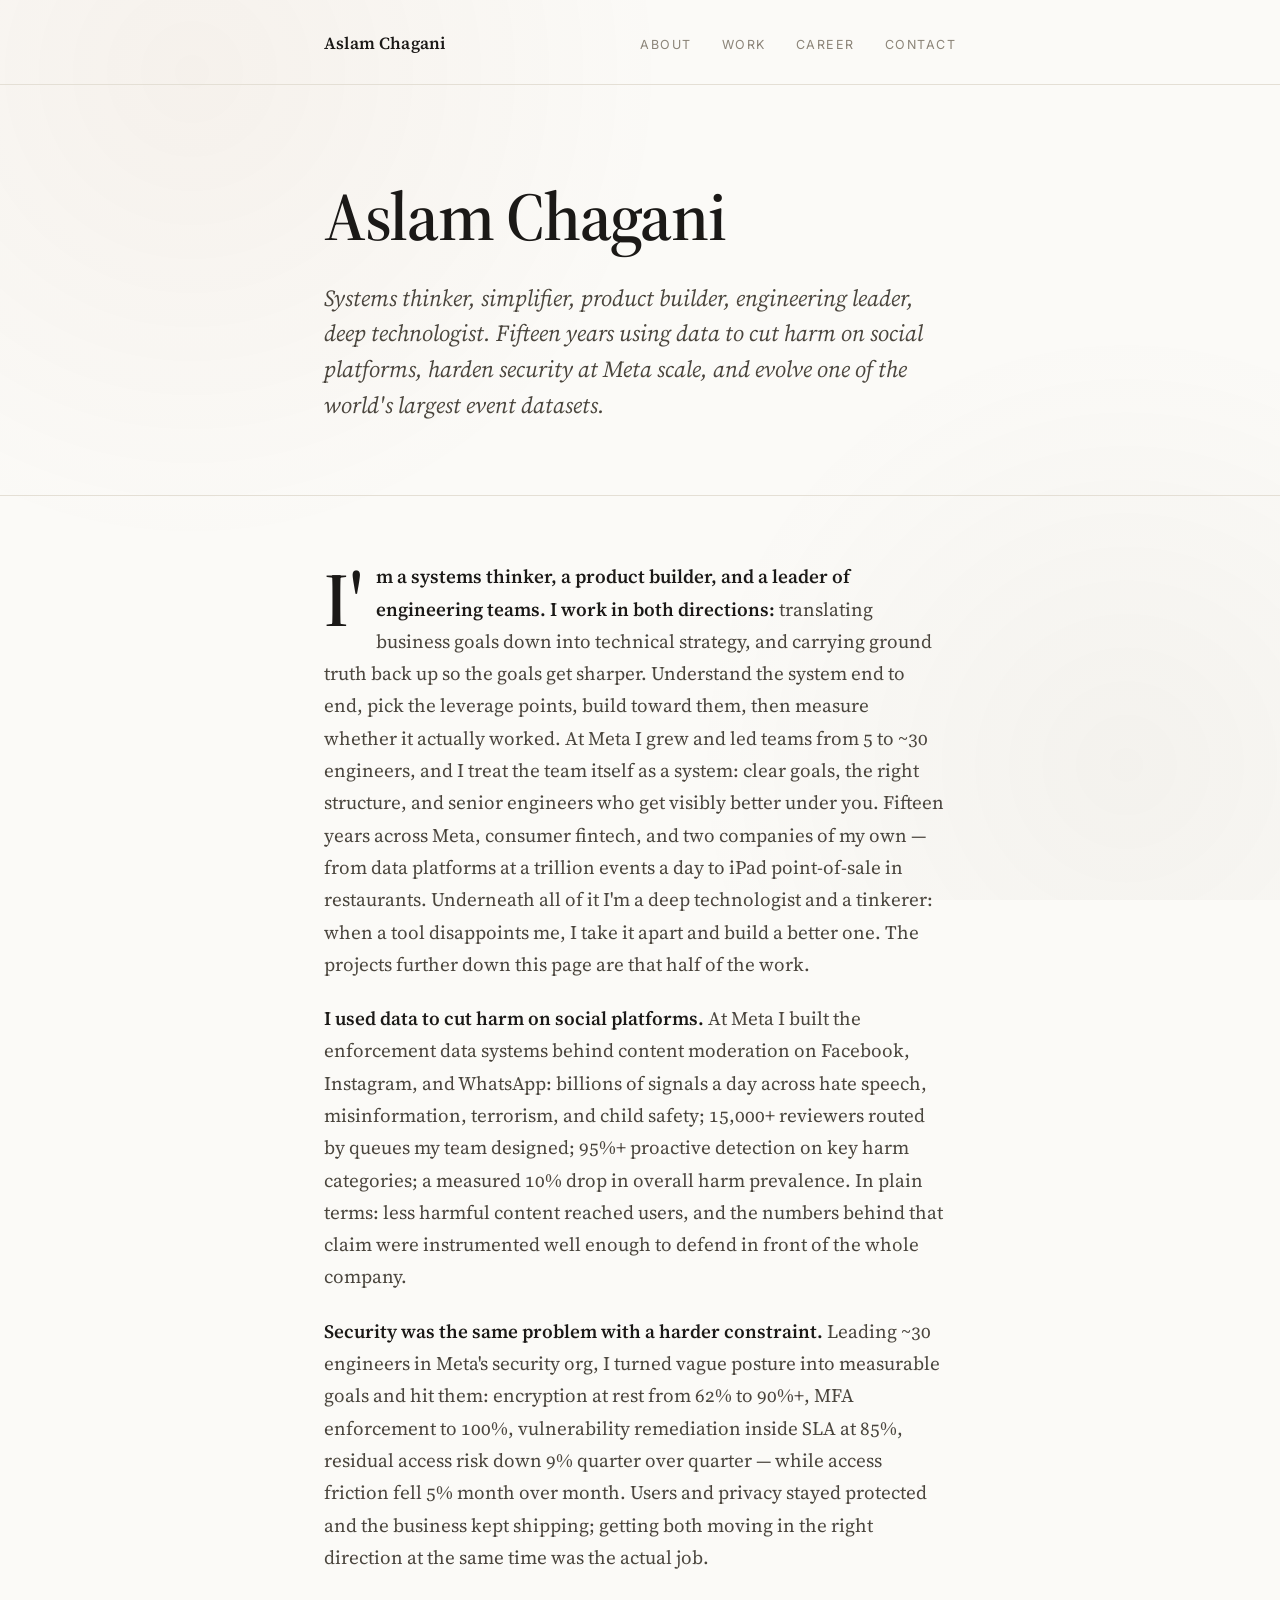
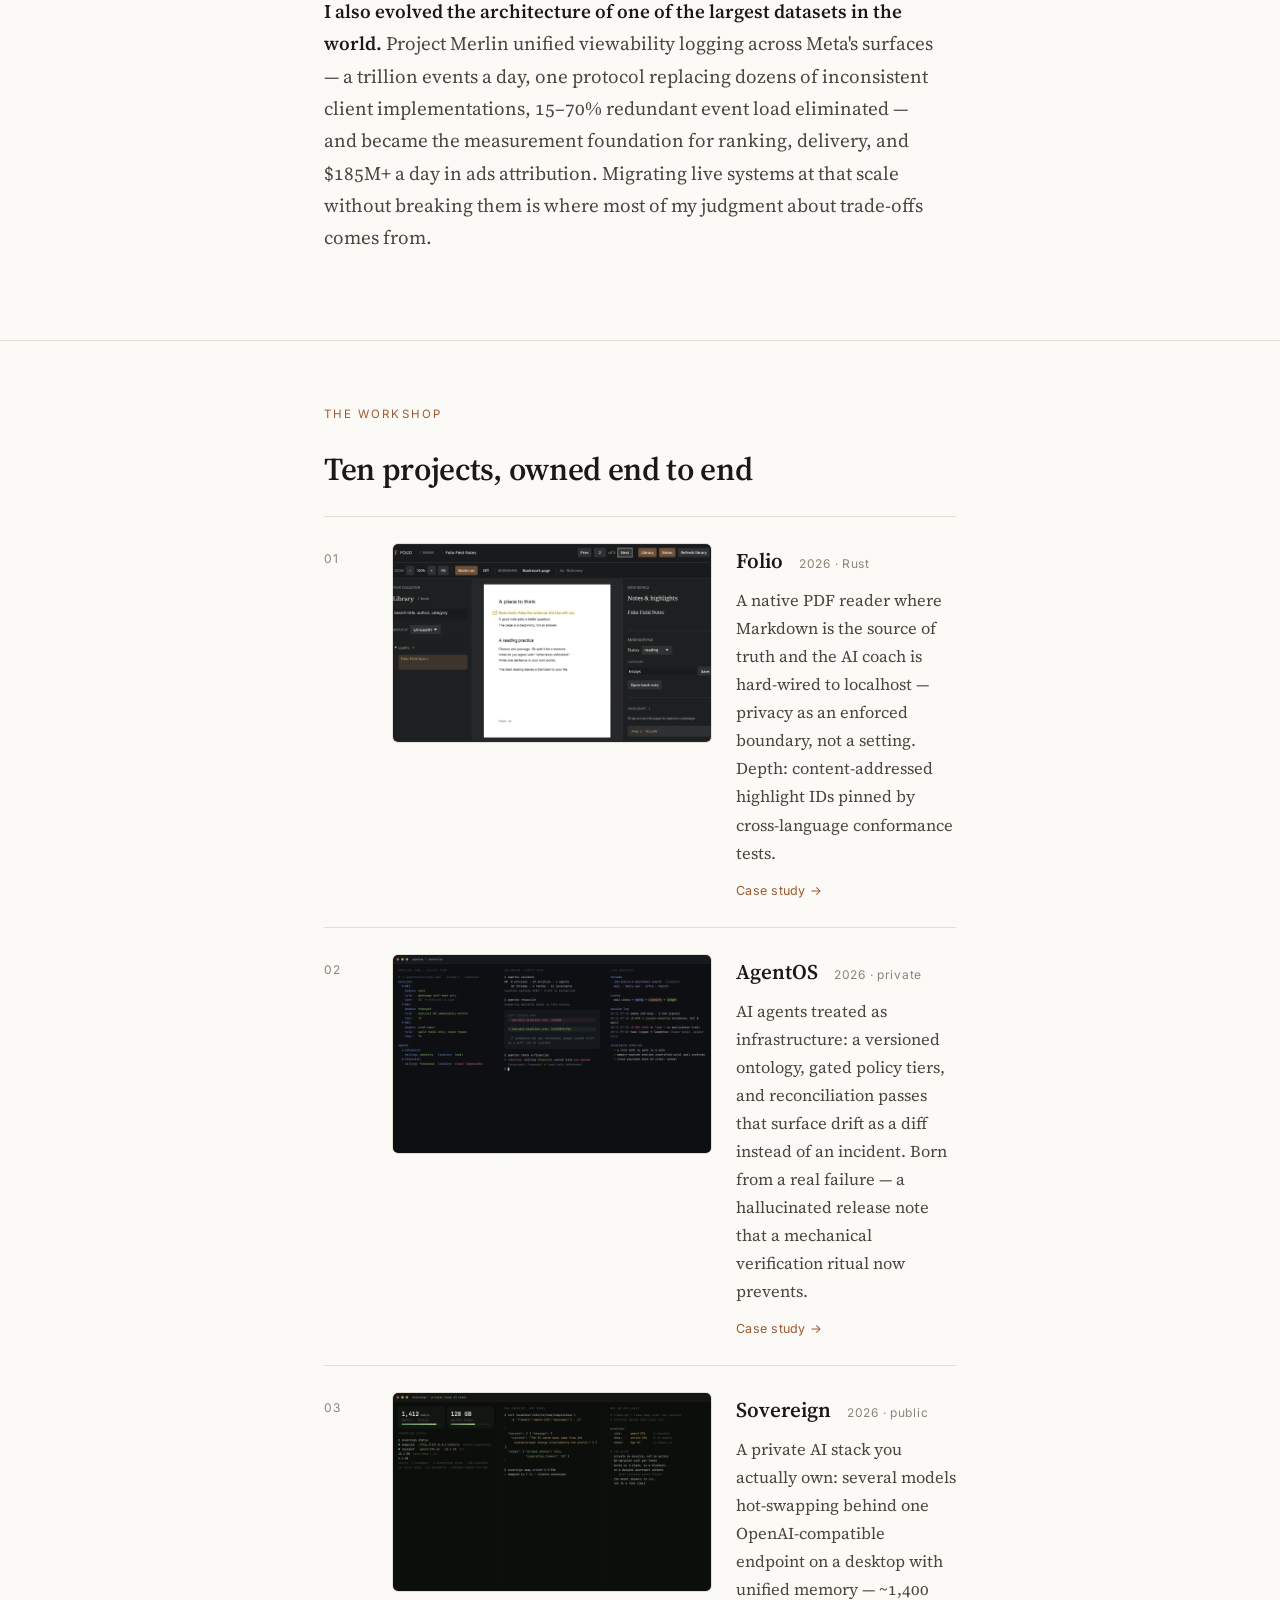
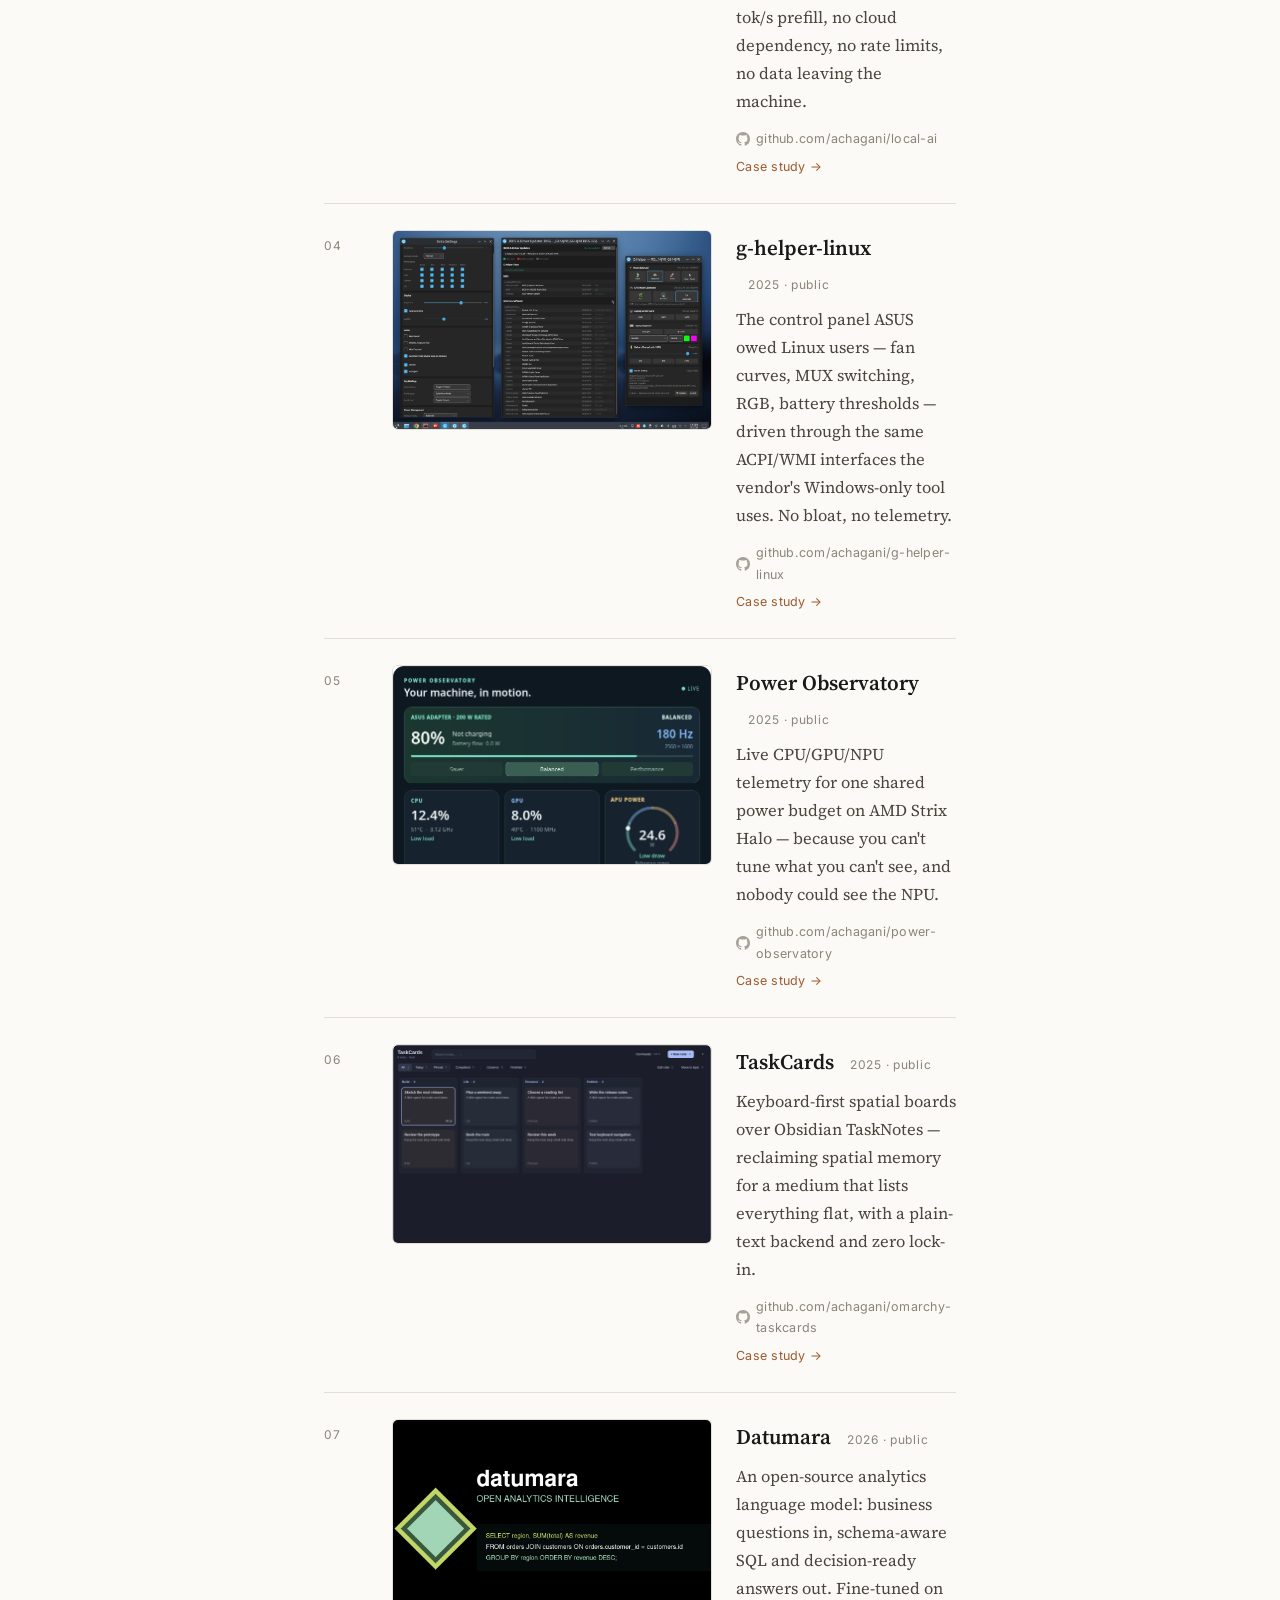
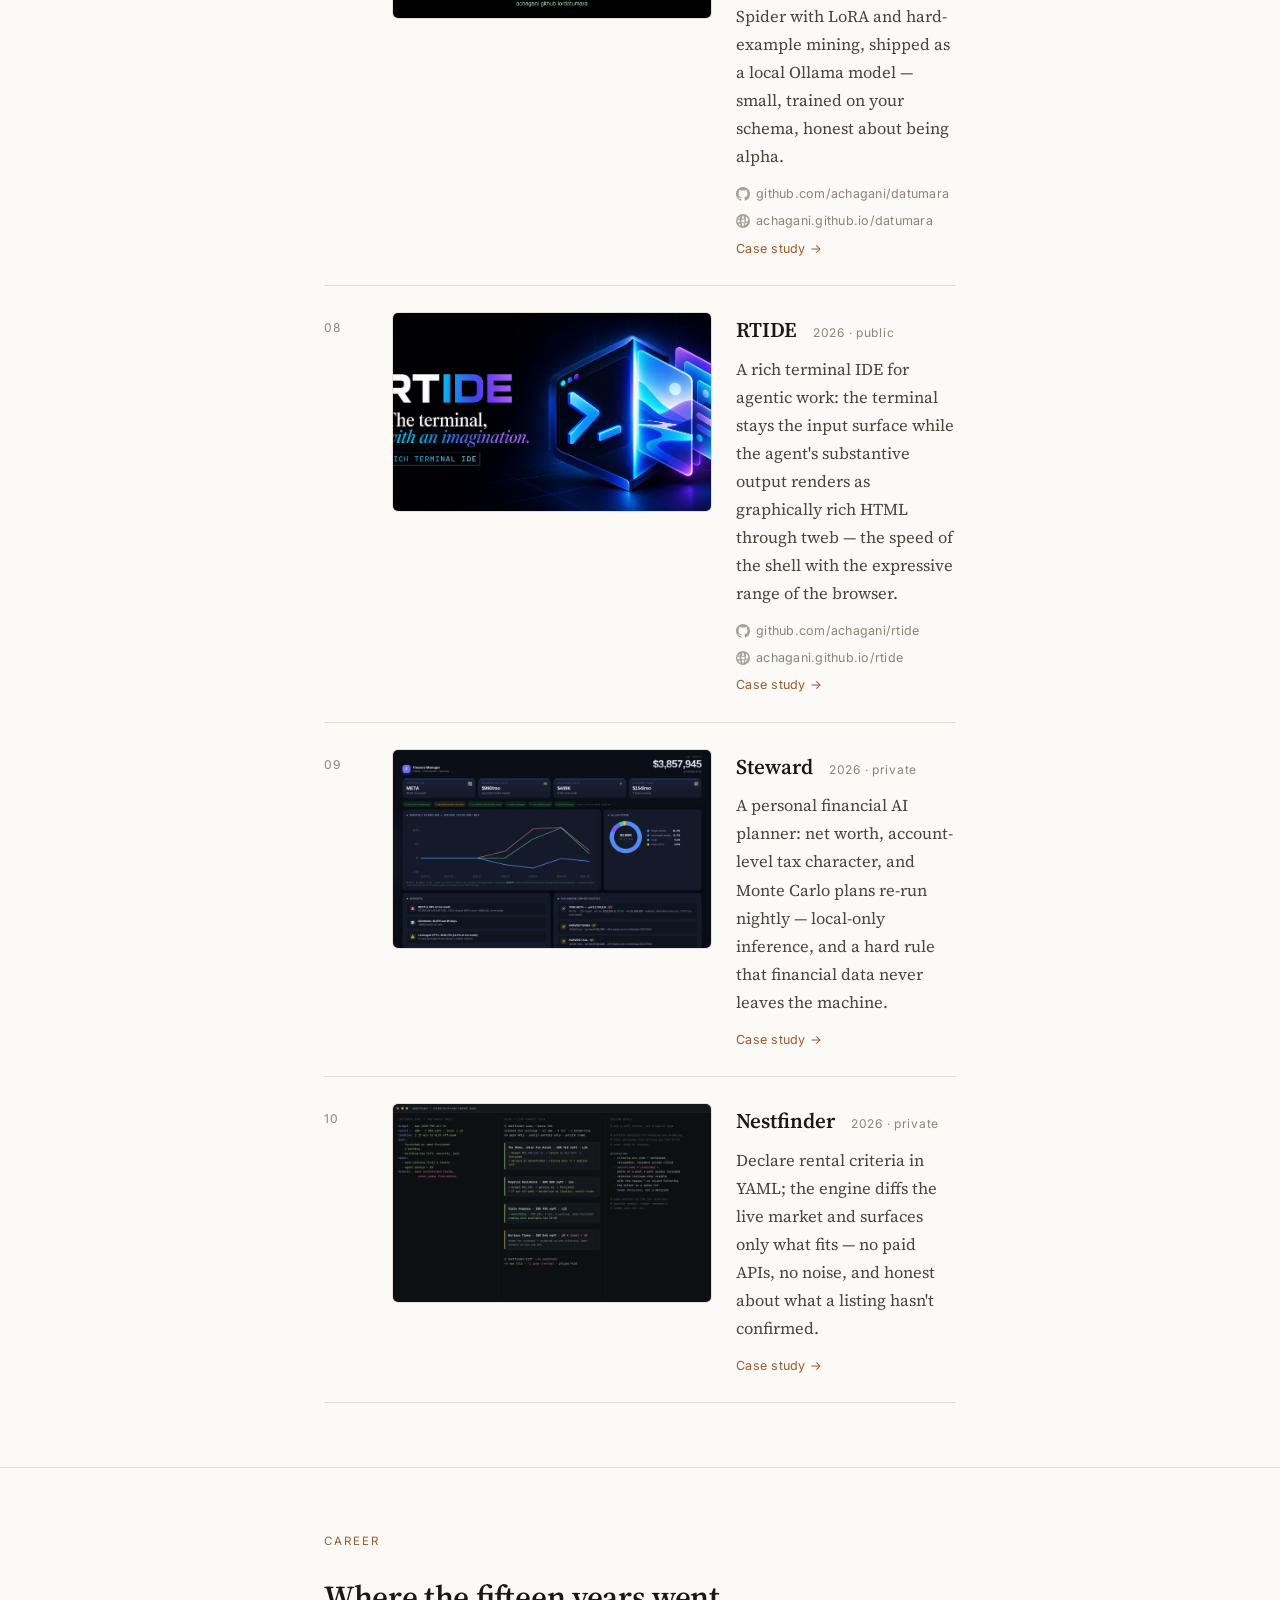
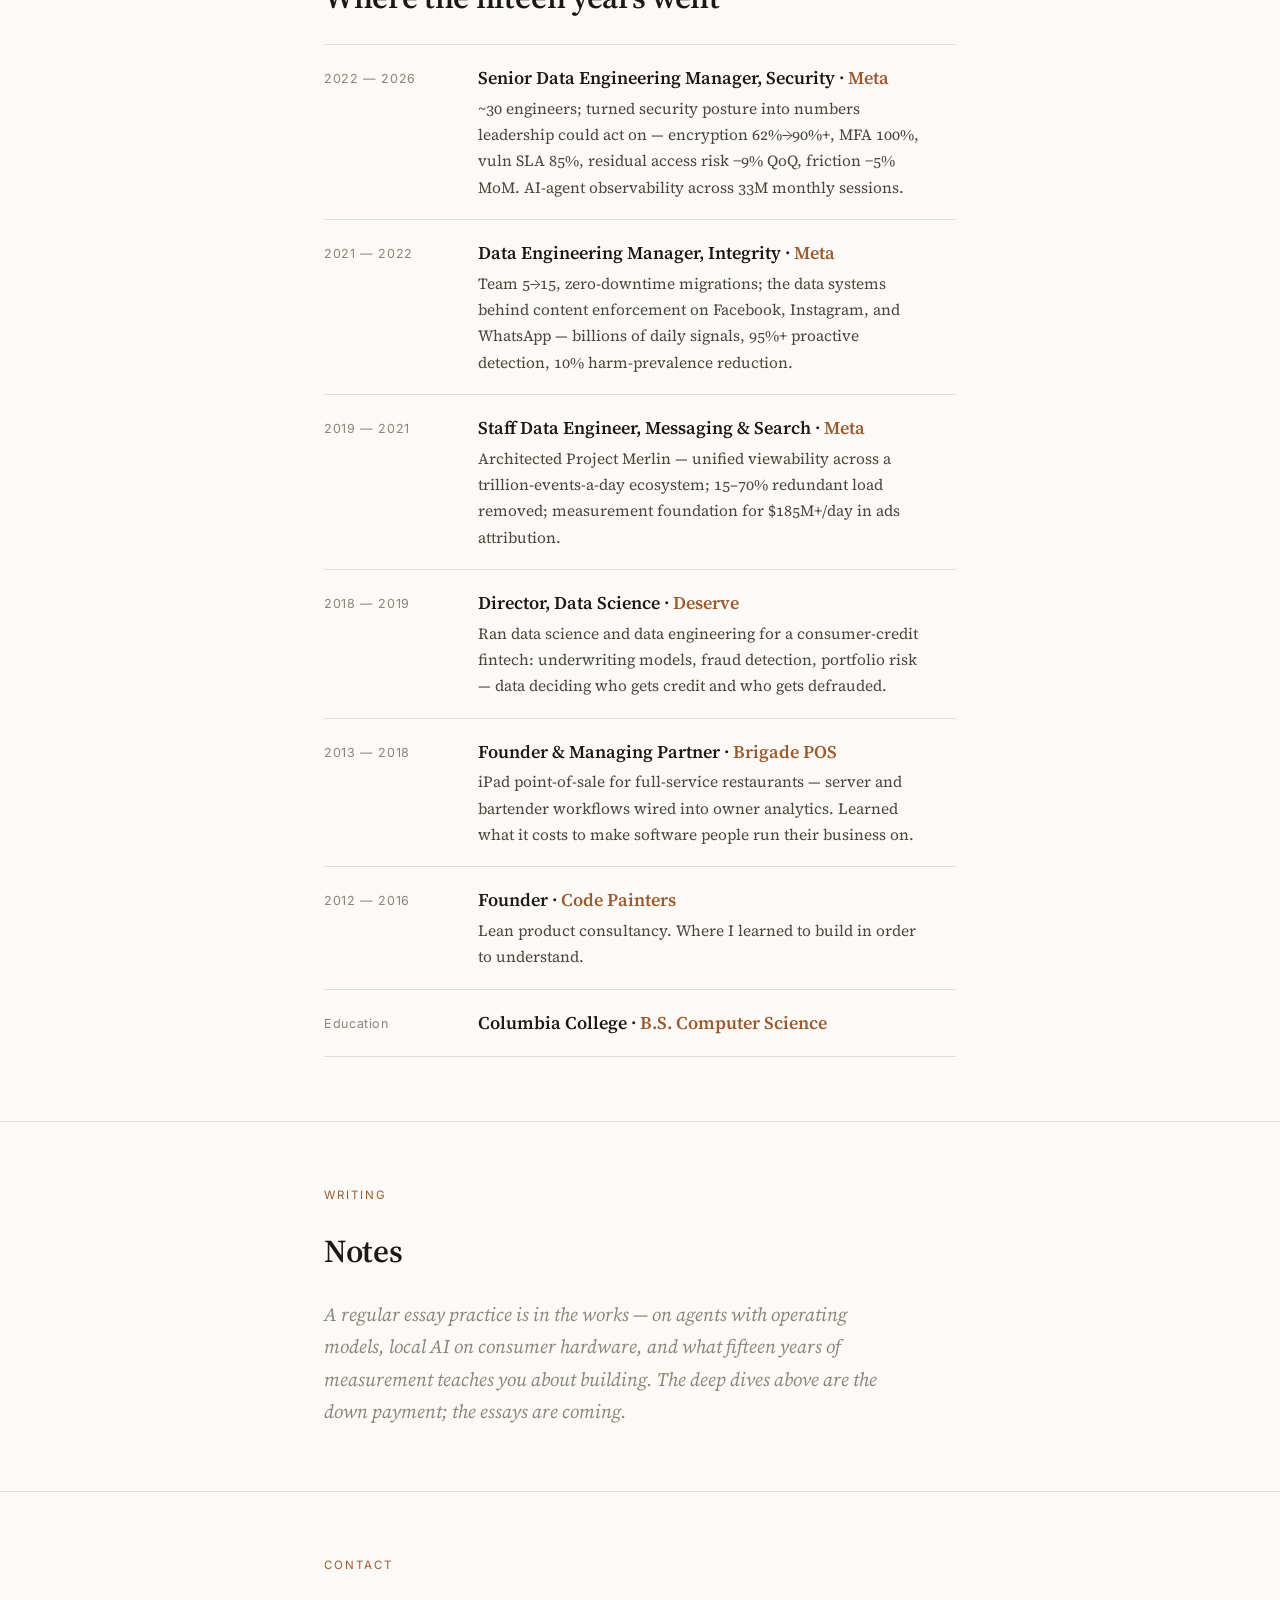
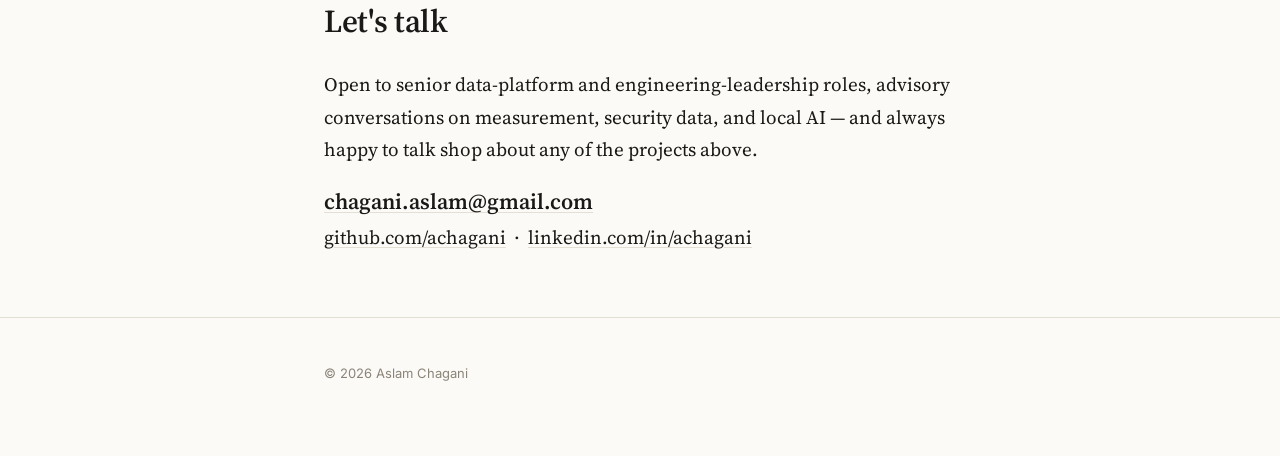
<file: index.html>
<!DOCTYPE html>
<html lang="en">
<head>
<meta charset="UTF-8">
<meta name="viewport" content="width=device-width, initial-scale=1.0">
<title>Aslam Chagani — Systems thinker · Product builder · Deep technologist</title>
<meta name="description" content="I used data to cut harm on social platforms, harden security at Meta scale, and evolve one of the world's largest event datasets. Systems thinker, product builder, and a tinkerer whose workshop is open for inspection.">
<link rel="preconnect" href="https://fonts.googleapis.com">
<link rel="preconnect" href="https://fonts.gstatic.com" crossorigin>
<link href="https://fonts.googleapis.com/css2?family=Source+Serif+4:ital,opsz,wght@0,8..60,400;0,8..60,600;1,8..60,400&family=Inter:wght@400;500&display=swap" rel="stylesheet">
<link rel="stylesheet" href="assets/style.css">
</head>
<body>

<nav><div class="wrap">
  <span class="mark"><a href="#top">Aslam Chagani</a></span>
  <span class="links">
    <a href="#story">About</a>
    <a href="#work">Work</a>
    <a href="#career">Career</a>
    <a href="#contact">Contact</a>
  </span>
</div></nav>

<header class="opening" id="top"><div class="wrap">
  <div class="name">Aslam Chagani</div>
  <p class="standfirst">Systems thinker, simplifier, product builder, engineering leader, deep technologist. Fifteen
  years using data to cut harm on social platforms, harden security at Meta scale, and evolve one of
  the world's largest event datasets.</p>
</div></header>

<section id="story"><div class="wrap prose dropcap">
  <p><strong>I'm a systems thinker, a product builder, and a leader of engineering teams. I work in
  both directions:</strong> translating business goals down into technical strategy, and carrying
  ground truth back up so the goals get sharper. Understand the system end to end, pick the leverage
  points, build toward them, then measure whether it actually worked. At Meta I grew and led teams from
  5 to ~30 engineers, and I treat the team itself as a system: clear goals, the right structure, and
  senior engineers who get visibly better under you. Fifteen years across Meta, consumer fintech, and
  two companies of my own — from data platforms at a trillion events a day to iPad point-of-sale in
  restaurants. Underneath all of it I'm a deep technologist and a tinkerer: when a tool disappoints
  me, I take it apart and build a better one. The projects further down this page are that half of
  the work.</p>

  <p><strong>I used data to cut harm on social platforms.</strong> At Meta I
  built the enforcement data systems behind content moderation on Facebook, Instagram, and WhatsApp:
  billions of signals a day across hate speech, misinformation, terrorism, and child safety; 15,000+
  reviewers routed by queues my team designed; 95%+ proactive detection on key harm categories; a
  measured 10% drop in overall harm prevalence. In plain terms: less harmful content reached users,
  and the numbers behind that claim were instrumented well enough to defend in front of the whole
  company.</p>

  <p><strong>Security was the same problem with a harder constraint.</strong> Leading ~30 engineers in
  Meta's security org, I turned vague posture into measurable goals and hit them: encryption at rest
  from 62% to 90%+, MFA enforcement to 100%, vulnerability remediation inside SLA at 85%, residual
  access risk down 9% quarter over quarter — while access friction fell 5% month over month. Users
  and privacy stayed protected and the business kept shipping; getting both moving in the right
  direction at the same time was the actual job.</p>

  <p><strong>I also evolved the architecture of one of the largest datasets in the world.</strong>
  Project Merlin unified viewability logging across Meta's surfaces — a trillion events a day, one
  protocol replacing dozens of inconsistent client implementations, 15–70% redundant event load
  eliminated — and became the measurement foundation for ranking, delivery, and $185M+ a day in ads
  attribution. Migrating live systems at that scale without breaking them is where most of my
  judgment about trade-offs comes from.</p>
</div></section>

<section id="work"><div class="wrap">
  <div class="sec-label">The workshop</div>
  <h2 class="sec-title">Ten projects, owned end to end</h2>
  <ul class="worklist">
    <li>
      <span class="n">01</span>
      <a class="w-thumb" href="projects/folio.html" tabindex="-1" aria-hidden="true"><img src="assets/shots/folio.png" alt="" loading="lazy"></a>
      <div class="w-body">
        <span class="w-title"><a href="projects/folio.html">Folio</a></span>
        <span class="w-year">2026 · Rust</span>
        <p class="w-desc">A native PDF reader where Markdown is the source of truth and the AI coach is hard-wired to localhost — privacy as an enforced boundary, not a setting. Depth: content-addressed highlight IDs pinned by cross-language conformance tests.</p>
        <span class="w-links"><a class="w-case" href="projects/folio.html">Case study →</a></span>
      </div>
    </li>
    <li>
      <span class="n">02</span>
      <a class="w-thumb" href="projects/agentos.html" tabindex="-1" aria-hidden="true"><img src="assets/shots/agentos.png" alt="" loading="lazy"></a>
      <div class="w-body">
        <span class="w-title"><a href="projects/agentos.html">AgentOS</a></span>
        <span class="w-year">2026 · private</span>
        <p class="w-desc">AI agents treated as infrastructure: a versioned ontology, gated policy tiers, and reconciliation passes that surface drift as a diff instead of an incident. Born from a real failure — a hallucinated release note that a mechanical verification ritual now prevents.</p>
        <span class="w-links"><a class="w-case" href="projects/agentos.html">Case study →</a></span>
      </div>
    </li>
    <li>
      <span class="n">03</span>
      <a class="w-thumb" href="projects/sovereign.html" tabindex="-1" aria-hidden="true"><img src="assets/shots/sovereign.png" alt="" loading="lazy"></a>
      <div class="w-body">
        <span class="w-title"><a href="projects/sovereign.html">Sovereign</a></span>
        <span class="w-year">2026 · public</span>
        <p class="w-desc">A private AI stack you actually own: several models hot-swapping behind one OpenAI-compatible endpoint on a desktop with unified memory — ~1,400 tok/s prefill, no cloud dependency, no rate limits, no data leaving the machine.</p>
        <span class="w-links"><a href="https://github.com/achagani/local-ai" target="_blank" rel="noopener"><svg width="14" height="14" viewBox="0 0 16 16" fill="currentColor" aria-hidden="true"><path d="M8 0C3.58 0 0 3.58 0 8c0 3.54 2.29 6.53 5.47 7.59.4.07.55-.17.55-.38 0-.19-.01-.82-.01-1.49-2.01.37-2.53-.49-2.69-.94-.09-.23-.48-.94-.82-1.13-.28-.15-.68-.52-.01-.53.63-.01 1.08.58 1.23.82.72 1.21 1.87.87 2.33.66.07-.52.28-.87.51-1.07-1.78-.2-3.64-.89-3.64-3.95 0-.87.31-1.59.82-2.15-.08-.2-.36-1.02.08-2.12 0 0 .67-.21 2.2.82.64-.18 1.32-.27 2-.27s1.36.09 2 .27c1.53-1.04 2.2-.82 2.2-.82.44 1.1.16 1.92.08 2.12.51.56.82 1.27.82 2.15 0 3.07-1.87 3.75-3.65 3.95.29.25.54.73.54 1.48 0 1.07-.01 1.93-.01 2.2 0 .21.15.46.55.38A8.01 8.01 0 0 0 16 8c0-4.42-3.58-8-8-8z"/></svg>github.com/achagani/local-ai</a> <a class="w-case" href="projects/sovereign.html">Case study →</a></span>
      </div>
    </li>
    <li>
      <span class="n">04</span>
      <a class="w-thumb" href="projects/g-helper-linux.html" tabindex="-1" aria-hidden="true"><img src="assets/shots/ghelper.png" alt="" loading="lazy"></a>
      <div class="w-body">
        <span class="w-title"><a href="projects/g-helper-linux.html">g-helper-linux</a></span>
        <span class="w-year">2025 · public</span>
        <p class="w-desc">The control panel ASUS owed Linux users — fan curves, MUX switching, RGB, battery thresholds — driven through the same ACPI/WMI interfaces the vendor's Windows-only tool uses. No bloat, no telemetry.</p>
        <span class="w-links"><a href="https://github.com/achagani/g-helper-linux" target="_blank" rel="noopener"><svg width="14" height="14" viewBox="0 0 16 16" fill="currentColor" aria-hidden="true"><path d="M8 0C3.58 0 0 3.58 0 8c0 3.54 2.29 6.53 5.47 7.59.4.07.55-.17.55-.38 0-.19-.01-.82-.01-1.49-2.01.37-2.53-.49-2.69-.94-.09-.23-.48-.94-.82-1.13-.28-.15-.68-.52-.01-.53.63-.01 1.08.58 1.23.82.72 1.21 1.87.87 2.33.66.07-.52.28-.87.51-1.07-1.78-.2-3.64-.89-3.64-3.95 0-.87.31-1.59.82-2.15-.08-.2-.36-1.02.08-2.12 0 0 .67-.21 2.2.82.64-.18 1.32-.27 2-.27s1.36.09 2 .27c1.53-1.04 2.2-.82 2.2-.82.44 1.1.16 1.92.08 2.12.51.56.82 1.27.82 2.15 0 3.07-1.87 3.75-3.65 3.95.29.25.54.73.54 1.48 0 1.07-.01 1.93-.01 2.2 0 .21.15.46.55.38A8.01 8.01 0 0 0 16 8c0-4.42-3.58-8-8-8z"/></svg>github.com/achagani/g-helper-linux</a> <a class="w-case" href="projects/g-helper-linux.html">Case study →</a></span>
      </div>
    </li>
    <li>
      <span class="n">05</span>
      <a class="w-thumb" href="projects/power-observatory.html" tabindex="-1" aria-hidden="true"><img src="assets/shots/powerobs.png" alt="" loading="lazy"></a>
      <div class="w-body">
        <span class="w-title"><a href="projects/power-observatory.html">Power Observatory</a></span>
        <span class="w-year">2025 · public</span>
        <p class="w-desc">Live CPU/GPU/NPU telemetry for one shared power budget on AMD Strix Halo — because you can't tune what you can't see, and nobody could see the NPU.</p>
        <span class="w-links"><a href="https://github.com/achagani/power-observatory" target="_blank" rel="noopener"><svg width="14" height="14" viewBox="0 0 16 16" fill="currentColor" aria-hidden="true"><path d="M8 0C3.58 0 0 3.58 0 8c0 3.54 2.29 6.53 5.47 7.59.4.07.55-.17.55-.38 0-.19-.01-.82-.01-1.49-2.01.37-2.53-.49-2.69-.94-.09-.23-.48-.94-.82-1.13-.28-.15-.68-.52-.01-.53.63-.01 1.08.58 1.23.82.72 1.21 1.87.87 2.33.66.07-.52.28-.87.51-1.07-1.78-.2-3.64-.89-3.64-3.95 0-.87.31-1.59.82-2.15-.08-.2-.36-1.02.08-2.12 0 0 .67-.21 2.2.82.64-.18 1.32-.27 2-.27s1.36.09 2 .27c1.53-1.04 2.2-.82 2.2-.82.44 1.1.16 1.92.08 2.12.51.56.82 1.27.82 2.15 0 3.07-1.87 3.75-3.65 3.95.29.25.54.73.54 1.48 0 1.07-.01 1.93-.01 2.2 0 .21.15.46.55.38A8.01 8.01 0 0 0 16 8c0-4.42-3.58-8-8-8z"/></svg>github.com/achagani/power-observatory</a> <a class="w-case" href="projects/power-observatory.html">Case study →</a></span>
      </div>
    </li>
    <li>
      <span class="n">06</span>
      <a class="w-thumb" href="projects/taskcards.html" tabindex="-1" aria-hidden="true"><img src="assets/shots/taskcards.png" alt="" loading="lazy"></a>
      <div class="w-body">
        <span class="w-title"><a href="projects/taskcards.html">TaskCards</a></span>
        <span class="w-year">2025 · public</span>
        <p class="w-desc">Keyboard-first spatial boards over Obsidian TaskNotes — reclaiming spatial memory for a medium that lists everything flat, with a plain-text backend and zero lock-in.</p>
        <span class="w-links"><a href="https://github.com/achagani/omarchy-taskcards" target="_blank" rel="noopener"><svg width="14" height="14" viewBox="0 0 16 16" fill="currentColor" aria-hidden="true"><path d="M8 0C3.58 0 0 3.58 0 8c0 3.54 2.29 6.53 5.47 7.59.4.07.55-.17.55-.38 0-.19-.01-.82-.01-1.49-2.01.37-2.53-.49-2.69-.94-.09-.23-.48-.94-.82-1.13-.28-.15-.68-.52-.01-.53.63-.01 1.08.58 1.23.82.72 1.21 1.87.87 2.33.66.07-.52.28-.87.51-1.07-1.78-.2-3.64-.89-3.64-3.95 0-.87.31-1.59.82-2.15-.08-.2-.36-1.02.08-2.12 0 0 .67-.21 2.2.82.64-.18 1.32-.27 2-.27s1.36.09 2 .27c1.53-1.04 2.2-.82 2.2-.82.44 1.1.16 1.92.08 2.12.51.56.82 1.27.82 2.15 0 3.07-1.87 3.75-3.65 3.95.29.25.54.73.54 1.48 0 1.07-.01 1.93-.01 2.2 0 .21.15.46.55.38A8.01 8.01 0 0 0 16 8c0-4.42-3.58-8-8-8z"/></svg>github.com/achagani/omarchy-taskcards</a> <a class="w-case" href="projects/taskcards.html">Case study →</a></span>
      </div>
    </li>
    <li>
      <span class="n">07</span>
      <a class="w-thumb" href="projects/datumara.html" tabindex="-1" aria-hidden="true"><img src="assets/shots/datumara.png" alt="" loading="lazy"></a>
      <div class="w-body">
        <span class="w-title"><a href="projects/datumara.html">Datumara</a></span>
        <span class="w-year">2026 · public</span>
        <p class="w-desc">An open-source analytics language model: business questions in, schema-aware SQL and decision-ready answers out. Fine-tuned on Spider with LoRA and hard-example mining, shipped as a local Ollama model — small, trained on your schema, honest about being alpha.</p>
        <span class="w-links"><a href="https://github.com/achagani/datumara" target="_blank" rel="noopener"><svg width="14" height="14" viewBox="0 0 16 16" fill="currentColor" aria-hidden="true"><path d="M8 0C3.58 0 0 3.58 0 8c0 3.54 2.29 6.53 5.47 7.59.4.07.55-.17.55-.38 0-.19-.01-.82-.01-1.49-2.01.37-2.53-.49-2.69-.94-.09-.23-.48-.94-.82-1.13-.28-.15-.68-.52-.01-.53.63-.01 1.08.58 1.23.82.72 1.21 1.87.87 2.33.66.07-.52.28-.87.51-1.07-1.78-.2-3.64-.89-3.64-3.95 0-.87.31-1.59.82-2.15-.08-.2-.36-1.02.08-2.12 0 0 .67-.21 2.2.82.64-.18 1.32-.27 2-.27s1.36.09 2 .27c1.53-1.04 2.2-.82 2.2-.82.44 1.1.16 1.92.08 2.12.51.56.82 1.27.82 2.15 0 3.07-1.87 3.75-3.65 3.95.29.25.54.73.54 1.48 0 1.07-.01 1.93-.01 2.2 0 .21.15.46.55.38A8.01 8.01 0 0 0 16 8c0-4.42-3.58-8-8-8z"/></svg>github.com/achagani/datumara</a> <a href="https://achagani.github.io/datumara/" target="_blank" rel="noopener"><svg width="14" height="14" viewBox="0 0 16 16" fill="currentColor" aria-hidden="true"><path d="M8 0a8 8 0 1 0 0 16A8 8 0 0 0 8 0zm5.9 5.5h-2.35a10.6 10.6 0 0 0-.82-2.68A6.53 6.53 0 0 1 13.9 5.5zM8 1.5c.65.9 1.17 2.3 1.45 4H6.55c.28-1.7.8-3.1 1.45-4zM1.75 9.5a6.6 6.6 0 0 1 0-3h2.6a12.6 12.6 0 0 0 0 3zm.75 1.5h2.35c.19.99.47 1.9.82 2.68A6.53 6.53 0 0 1 2.5 11zM4.85 5.5H2.5a6.53 6.53 0 0 1 2.52-2.68c-.35.78-.63 1.69-.82 2.68zM8 14.5c-.65-.9-1.17-2.3-1.45-4h2.9c-.28 1.7-.8 3.1-1.45 4zM9.75 9.5h-3.5a11 11 0 0 1 0-3h3.5a11 11 0 0 1 0 3zm.28 3.18c.35-.78.63-1.69.82-2.68h2.35a6.53 6.53 0 0 1-2.52 2.68zm1.17-4.18a12.6 12.6 0 0 0 0-3h2.6a6.6 6.6 0 0 1 0 3z"/></svg>achagani.github.io/datumara</a> <a class="w-case" href="projects/datumara.html">Case study →</a></span>
      </div>
    </li>
    <li>
      <span class="n">08</span>
      <a class="w-thumb" href="projects/rtide.html" tabindex="-1" aria-hidden="true"><img src="assets/shots/rtide.png" alt="" loading="lazy"></a>
      <div class="w-body">
        <span class="w-title"><a href="projects/rtide.html">RTIDE</a></span>
        <span class="w-year">2026 · public</span>
        <p class="w-desc">A rich terminal IDE for agentic work: the terminal stays the input surface while the agent's substantive output renders as graphically rich HTML through tweb — the speed of the shell with the expressive range of the browser.</p>
        <span class="w-links"><a href="https://github.com/achagani/rtide" target="_blank" rel="noopener"><svg width="14" height="14" viewBox="0 0 16 16" fill="currentColor" aria-hidden="true"><path d="M8 0C3.58 0 0 3.58 0 8c0 3.54 2.29 6.53 5.47 7.59.4.07.55-.17.55-.38 0-.19-.01-.82-.01-1.49-2.01.37-2.53-.49-2.69-.94-.09-.23-.48-.94-.82-1.13-.28-.15-.68-.52-.01-.53.63-.01 1.08.58 1.23.82.72 1.21 1.87.87 2.33.66.07-.52.28-.87.51-1.07-1.78-.2-3.64-.89-3.64-3.95 0-.87.31-1.59.82-2.15-.08-.2-.36-1.02.08-2.12 0 0 .67-.21 2.2.82.64-.18 1.32-.27 2-.27s1.36.09 2 .27c1.53-1.04 2.2-.82 2.2-.82.44 1.1.16 1.92.08 2.12.51.56.82 1.27.82 2.15 0 3.07-1.87 3.75-3.65 3.95.29.25.54.73.54 1.48 0 1.07-.01 1.93-.01 2.2 0 .21.15.46.55.38A8.01 8.01 0 0 0 16 8c0-4.42-3.58-8-8-8z"/></svg>github.com/achagani/rtide</a> <a href="https://achagani.github.io/rtide/" target="_blank" rel="noopener"><svg width="14" height="14" viewBox="0 0 16 16" fill="currentColor" aria-hidden="true"><path d="M8 0a8 8 0 1 0 0 16A8 8 0 0 0 8 0zm5.9 5.5h-2.35a10.6 10.6 0 0 0-.82-2.68A6.53 6.53 0 0 1 13.9 5.5zM8 1.5c.65.9 1.17 2.3 1.45 4H6.55c.28-1.7.8-3.1 1.45-4zM1.75 9.5a6.6 6.6 0 0 1 0-3h2.6a12.6 12.6 0 0 0 0 3zm.75 1.5h2.35c.19.99.47 1.9.82 2.68A6.53 6.53 0 0 1 2.5 11zM4.85 5.5H2.5a6.53 6.53 0 0 1 2.52-2.68c-.35.78-.63 1.69-.82 2.68zM8 14.5c-.65-.9-1.17-2.3-1.45-4h2.9c-.28 1.7-.8 3.1-1.45 4zM9.75 9.5h-3.5a11 11 0 0 1 0-3h3.5a11 11 0 0 1 0 3zm.28 3.18c.35-.78.63-1.69.82-2.68h2.35a6.53 6.53 0 0 1-2.52 2.68zm1.17-4.18a12.6 12.6 0 0 0 0-3h2.6a6.6 6.6 0 0 1 0 3z"/></svg>achagani.github.io/rtide</a> <a class="w-case" href="projects/rtide.html">Case study →</a></span>
      </div>
    </li>
    <li>
      <span class="n">09</span>
      <a class="w-thumb" href="projects/steward.html" tabindex="-1" aria-hidden="true"><img src="assets/shots/steward.png" alt="" loading="lazy"></a>
      <div class="w-body">
        <span class="w-title"><a href="projects/steward.html">Steward</a></span>
        <span class="w-year">2026 · private</span>
        <p class="w-desc">A personal financial AI planner: net worth, account-level tax character, and Monte Carlo plans re-run nightly — local-only inference, and a hard rule that financial data never leaves the machine.</p>
        <span class="w-links"><a class="w-case" href="projects/steward.html">Case study →</a></span>
      </div>
    </li>
    <li>
      <span class="n">10</span>
      <a class="w-thumb" href="projects/nestfinder.html" tabindex="-1" aria-hidden="true"><img src="assets/shots/nestfinder.png" alt="" loading="lazy"></a>
      <div class="w-body">
        <span class="w-title"><a href="projects/nestfinder.html">Nestfinder</a></span>
        <span class="w-year">2026 · private</span>
        <p class="w-desc">Declare rental criteria in YAML; the engine diffs the live market and surfaces only what fits — no paid APIs, no noise, and honest about what a listing hasn't confirmed.</p>
        <span class="w-links"><a class="w-case" href="projects/nestfinder.html">Case study →</a></span>
      </div>
    </li>
  </ul>
</div></section>

<section id="career"><div class="wrap">
  <div class="sec-label">Career</div>
  <h2 class="sec-title">Where the fifteen years went</h2>
  <div class="ledger">
    <div class="row">
      <span class="when">2022 — 2026</span>
      <span class="what">Senior Data Engineering Manager, Security · <span class="org">Meta</span></span>
      <span class="note">~30 engineers; turned security posture into numbers leadership could act on — encryption 62%→90%+, MFA 100%, vuln SLA 85%, residual access risk −9% QoQ, friction −5% MoM. AI-agent observability across 33M monthly sessions.</span>
    </div>
    <div class="row">
      <span class="when">2021 — 2022</span>
      <span class="what">Data Engineering Manager, Integrity · <span class="org">Meta</span></span>
      <span class="note">Team 5→15, zero-downtime migrations; the data systems behind content enforcement on Facebook, Instagram, and WhatsApp — billions of daily signals, 95%+ proactive detection, 10% harm-prevalence reduction.</span>
    </div>
    <div class="row">
      <span class="when">2019 — 2021</span>
      <span class="what">Staff Data Engineer, Messaging &amp; Search · <span class="org">Meta</span></span>
      <span class="note">Architected Project Merlin — unified viewability across a trillion-events-a-day ecosystem; 15–70% redundant load removed; measurement foundation for $185M+/day in ads attribution.</span>
    </div>
    <div class="row">
      <span class="when">2018 — 2019</span>
      <span class="what">Director, Data Science · <span class="org">Deserve</span></span>
      <span class="note">Ran data science and data engineering for a consumer-credit fintech: underwriting models, fraud detection, portfolio risk — data deciding who gets credit and who gets defrauded.</span>
    </div>
    <div class="row">
      <span class="when">2013 — 2018</span>
      <span class="what">Founder &amp; Managing Partner · <span class="org">Brigade POS</span></span>
      <span class="note">iPad point-of-sale for full-service restaurants — server and bartender workflows wired into owner analytics. Learned what it costs to make software people run their business on.</span>
    </div>
    <div class="row">
      <span class="when">2012 — 2016</span>
      <span class="what">Founder · <span class="org">Code Painters</span></span>
      <span class="note">Lean product consultancy. Where I learned to build in order to understand.</span>
    </div>
    <div class="row">
      <span class="when">Education</span>
      <span class="what">Columbia College · <span class="org">B.S. Computer Science</span></span>
    </div>
  </div>
</div></section>

<section id="notes"><div class="wrap">
  <div class="sec-label">Writing</div>
  <h2 class="sec-title">Notes</h2>
  <p class="soon">A regular essay practice is in the works — on agents with operating models, local AI on consumer hardware, and what fifteen years of measurement teaches you about building. The deep dives above are the down payment; the essays are coming.</p>
</div></section>

<section id="contact"><div class="wrap">
  <div class="sec-label">Contact</div>
  <h2 class="sec-title">Let's talk</h2>
  <p style="margin-bottom: 18px;">Open to senior data-platform and engineering-leadership roles, advisory conversations on measurement, security data, and local AI — and always happy to talk shop about any of the projects above.</p>
  <p>
    <a href="mailto:chagani.aslam@gmail.com" style="font-size: 22px; font-weight: 600;">chagani.aslam@gmail.com</a><br>
    <a href="https://github.com/achagani">github.com/achagani</a> &nbsp;·&nbsp;
    <a href="https://linkedin.com/in/achagani">linkedin.com/in/achagani</a>
  </p>
</div></section>

<footer><div class="wrap">
  <span class="fine">© 2026 Aslam Chagani</span>
</div></footer>

</body>
</html>
</file>
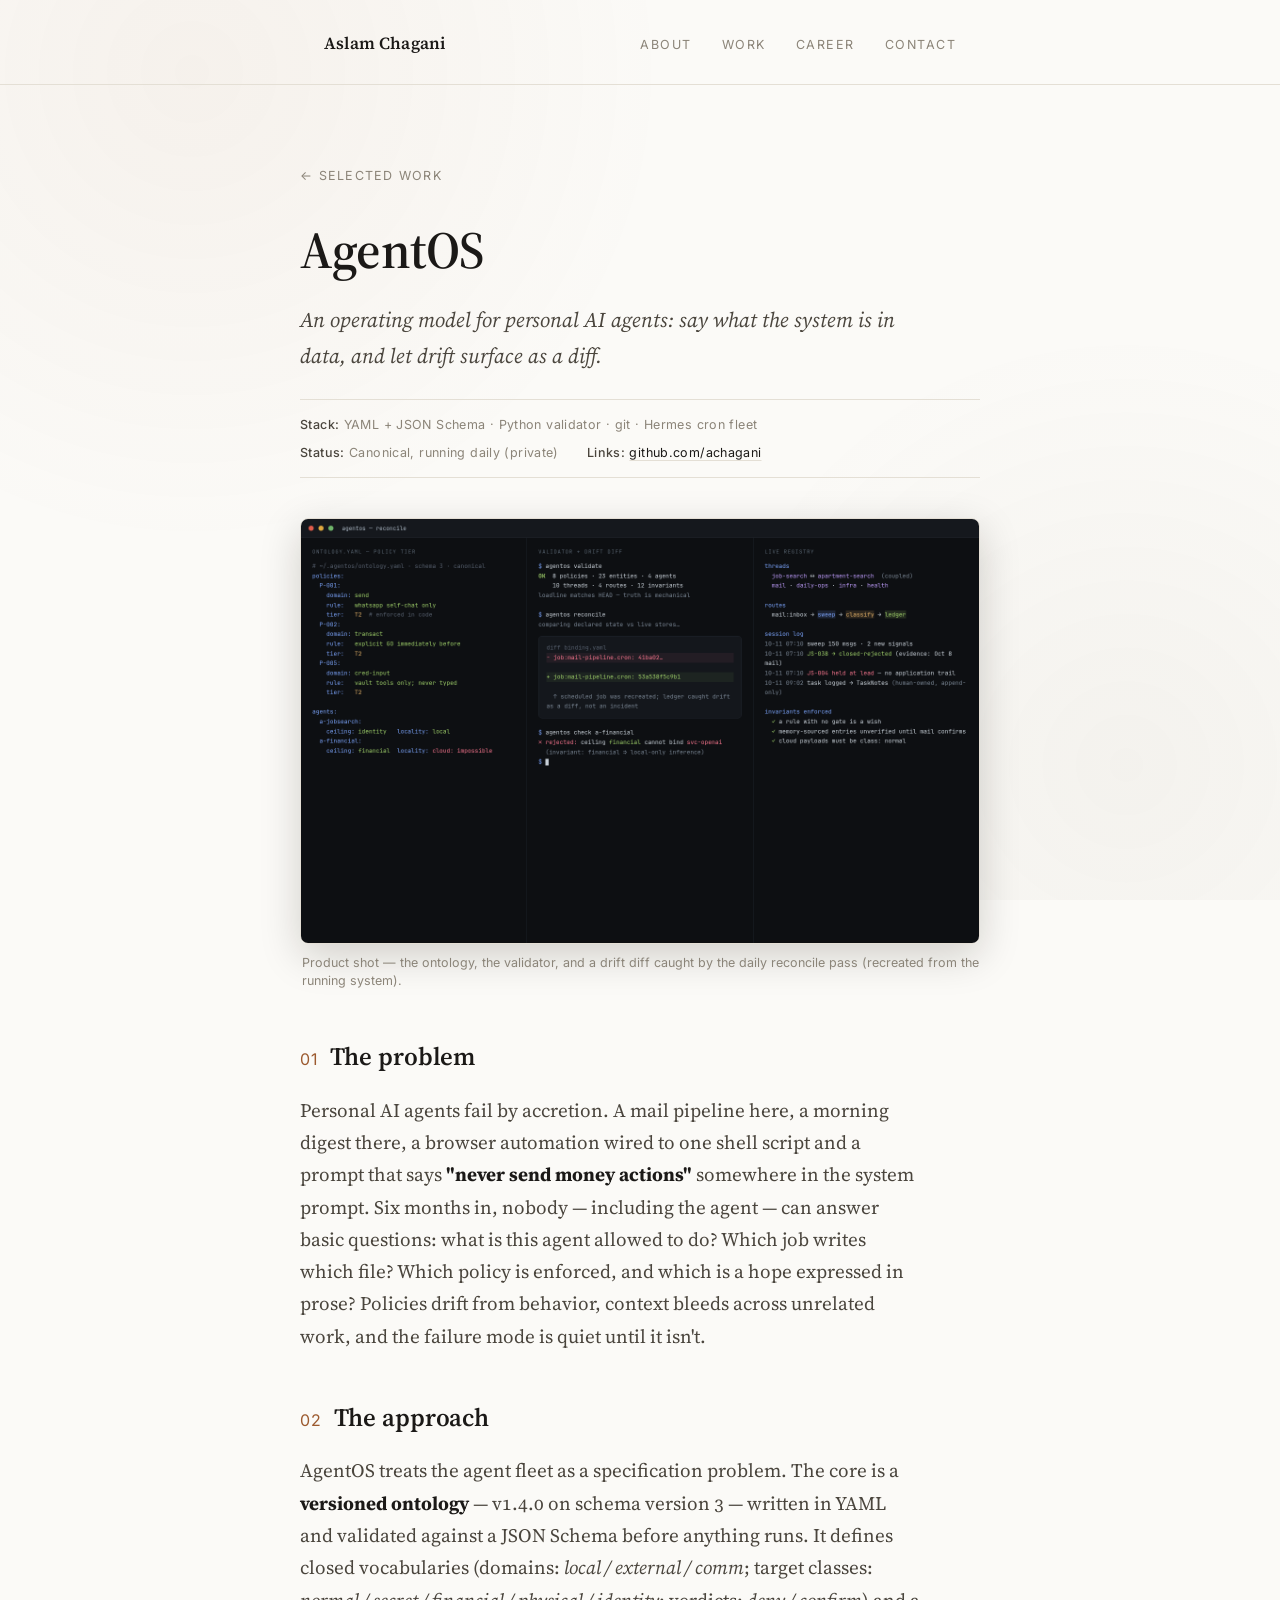
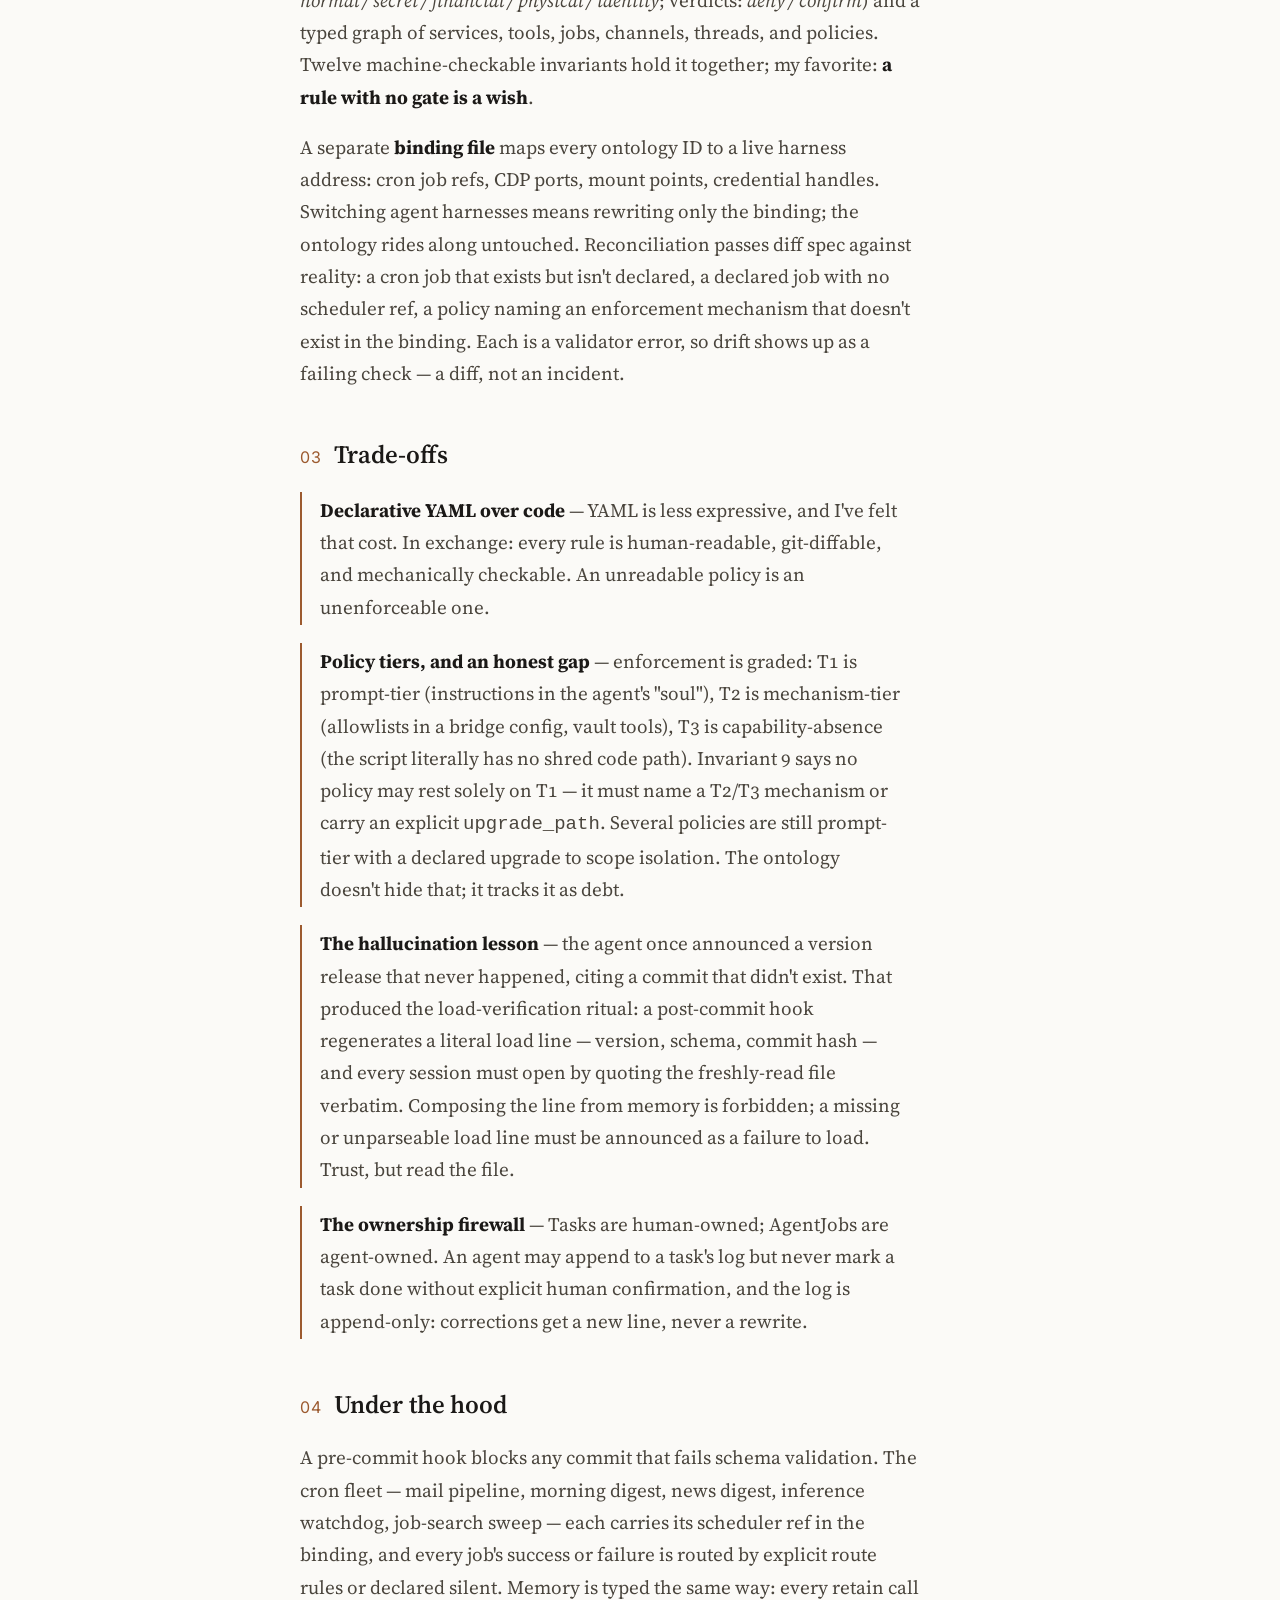
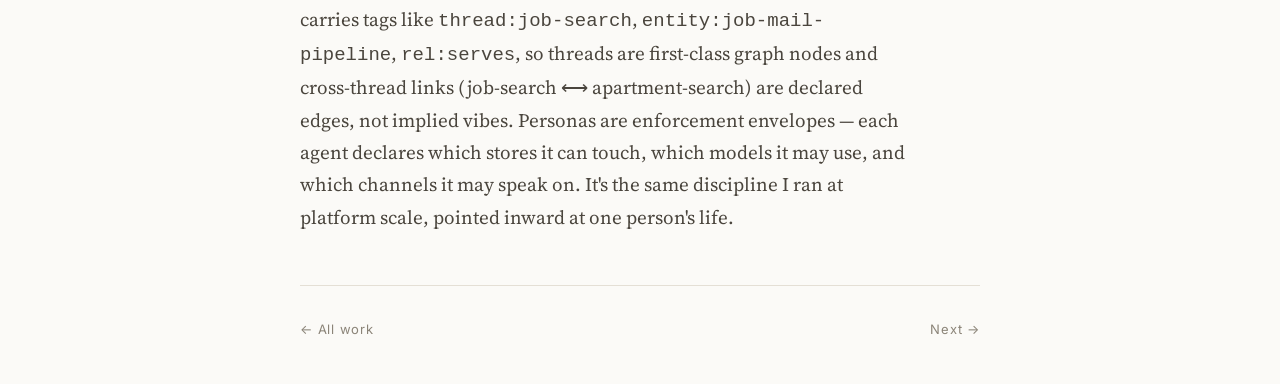
<file: projects/agentos.html>
<!DOCTYPE html>
<html lang="en">
<head>
<meta charset="UTF-8">
<meta name="viewport" content="width=device-width, initial-scale=1.0">
<title>AgentOS — a declarative operating model for AI agents · Aslam Chagani</title>
<meta name="description" content="Versioned ontology, policy tiers, and reconciliation for personal AI agents — so drift surfaces as a diff, not an incident.">
<link rel="preconnect" href="https://fonts.googleapis.com">
<link rel="preconnect" href="https://fonts.gstatic.com" crossorigin>
<link href="https://fonts.googleapis.com/css2?family=Source+Serif+4:ital,opsz,wght@0,8..60,400;0,8..60,600;1,8..60,400&family=Inter:wght@400;500&display=swap" rel="stylesheet">
<link rel="stylesheet" href="../assets/style.css">
</head>
<body>

<nav><div class="wrap">
  <span class="mark">Aslam Chagani</span>
  <span class="links">
    <a href="../index.html#story">About</a>
    <a href="../index.html#work">Work</a>
    <a href="../index.html#career">Career</a>
    <a href="../index.html#contact">Contact</a>
  </span>
</div></nav>

<div class="wrap dive">
  <a class="back" href="../index.html#work">← Selected work</a>
  <h1>AgentOS</h1>
  <p class="tagline">An operating model for personal AI agents: say what the system is in data, and let drift surface as a diff.</p>
  <div class="meta">
    <span><b>Stack:</b> YAML + JSON Schema · Python validator · git · Hermes cron fleet</span>
    <span><b>Status:</b> Canonical, running daily (private)</span>
    <span><b>Links:</b> <a href="https://github.com/achagani">github.com/achagani</a></span>
  </div>
  <figure class="shot"><img src="../assets/shots/agentos.png" alt="Product shot — the ontology, the validator, and a drift diff caught by the daily reconcile pass (recreated from the running system)." loading="lazy"><figcaption>Product shot — the ontology, the validator, and a drift diff caught by the daily reconcile pass (recreated from the running system).</figcaption></figure>


  <h2><span class="no">01</span>The problem</h2>
  <p>Personal AI agents fail by accretion. A mail pipeline here, a morning digest there, a browser
  automation wired to one shell script and a prompt that says <strong>"never send money
  actions"</strong> somewhere in the system prompt. Six months in, nobody — including the agent —
  can answer basic questions: what is this agent allowed to do? Which job writes which file? Which
  policy is enforced, and which is a hope expressed in prose? Policies drift from behavior, context
  bleeds across unrelated work, and the failure mode is quiet until it isn't.</p>

  <h2><span class="no">02</span>The approach</h2>
  <p>AgentOS treats the agent fleet as a specification problem. The core is a
  <strong>versioned ontology</strong> — v1.4.0 on schema version 3 — written in YAML and validated
  against a JSON Schema before anything runs. It defines closed vocabularies (domains:
  <em>local / external / comm</em>; target classes: <em>normal / secret / financial / physical /
  identity</em>; verdicts: <em>deny / confirm</em>) and a typed graph of services, tools, jobs,
  channels, threads, and policies. Twelve machine-checkable invariants hold it together; my favorite:
  <strong>a rule with no gate is a wish</strong>.</p>
  <p>A separate <strong>binding file</strong> maps every ontology ID to a live harness address: cron
  job refs, CDP ports, mount points, credential handles. Switching agent harnesses means rewriting
  only the binding; the ontology rides along untouched. Reconciliation passes diff spec against
  reality: a cron job that exists but isn't declared, a declared job with no scheduler ref, a policy
  naming an enforcement mechanism that doesn't exist in the binding. Each is a validator error, so
  drift shows up as a failing check — a diff, not an incident.</p>

  <h2><span class="no">03</span>Trade-offs</h2>
  <div class="trade"><b>Declarative YAML over code</b> — YAML is less expressive, and I've felt that
  cost. In exchange: every rule is human-readable, git-diffable, and mechanically checkable. An
  unreadable policy is an unenforceable one.</div>
  <div class="trade"><b>Policy tiers, and an honest gap</b> — enforcement is graded: T1 is prompt-tier
  (instructions in the agent's "soul"), T2 is mechanism-tier (allowlists in a bridge config, vault
  tools), T3 is capability-absence (the script literally has no shred code path). Invariant 9 says no
  policy may rest solely on T1 — it must name a T2/T3 mechanism or carry an explicit
  <code>upgrade_path</code>. Several policies are still prompt-tier with a declared upgrade to scope
  isolation. The ontology doesn't hide that; it tracks it as debt.</div>
  <div class="trade"><b>The hallucination lesson</b> — the agent once announced a version release that
  never happened, citing a commit that didn't exist. That produced the load-verification ritual: a
  post-commit hook regenerates a literal load line — version, schema, commit hash — and every session
  must open by quoting the freshly-read file verbatim. Composing the line from memory is forbidden; a
  missing or unparseable load line must be announced as a failure to load. Trust, but read the file.</div>
  <div class="trade"><b>The ownership firewall</b> — Tasks are human-owned; AgentJobs are
  agent-owned. An agent may append to a task's log but never mark a task done without explicit human
  confirmation, and the log is append-only: corrections get a new line, never a rewrite.</div>

  <h2><span class="no">04</span>Under the hood</h2>
  <p>A pre-commit hook blocks any commit that fails schema validation. The cron fleet — mail pipeline,
  morning digest, news digest, inference watchdog, job-search sweep — each carries its scheduler ref
  in the binding, and every job's success or failure is routed by explicit route rules or declared
  silent. Memory is typed the same way: every retain call carries tags like
  <code>thread:job-search</code>, <code>entity:job-mail-pipeline</code>,
  <code>rel:serves</code>, so threads are first-class graph nodes and cross-thread links
  (job-search ⟷ apartment-search) are declared edges, not implied vibes. Personas are enforcement
  envelopes — each agent declares which stores it can touch, which models it may use, and which
  channels it may speak on. It's the same discipline I ran at platform scale, pointed inward at one
  person's life.</p>

  <div class="pager"><a href="../index.html#work">← All work</a><a href="folio.html">Next →</a></div>
</div>

</body>
</html>
</file>
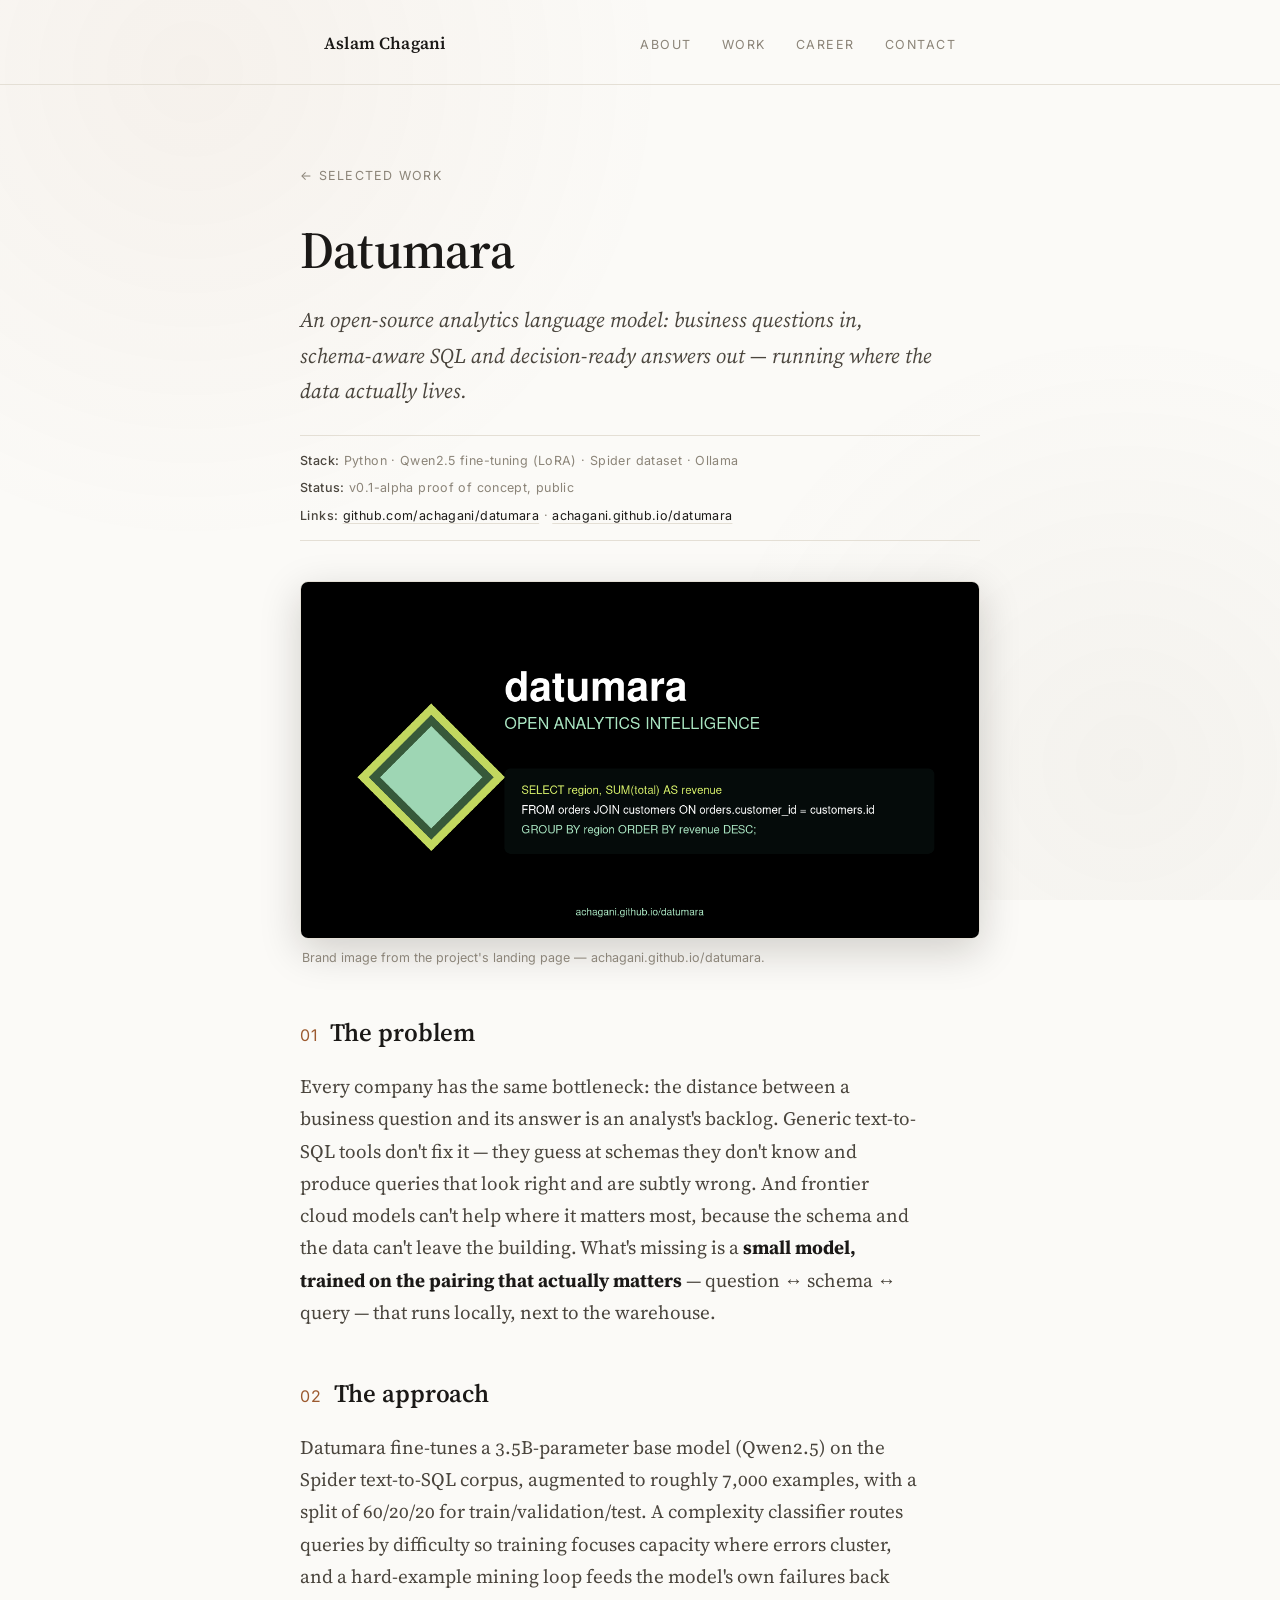
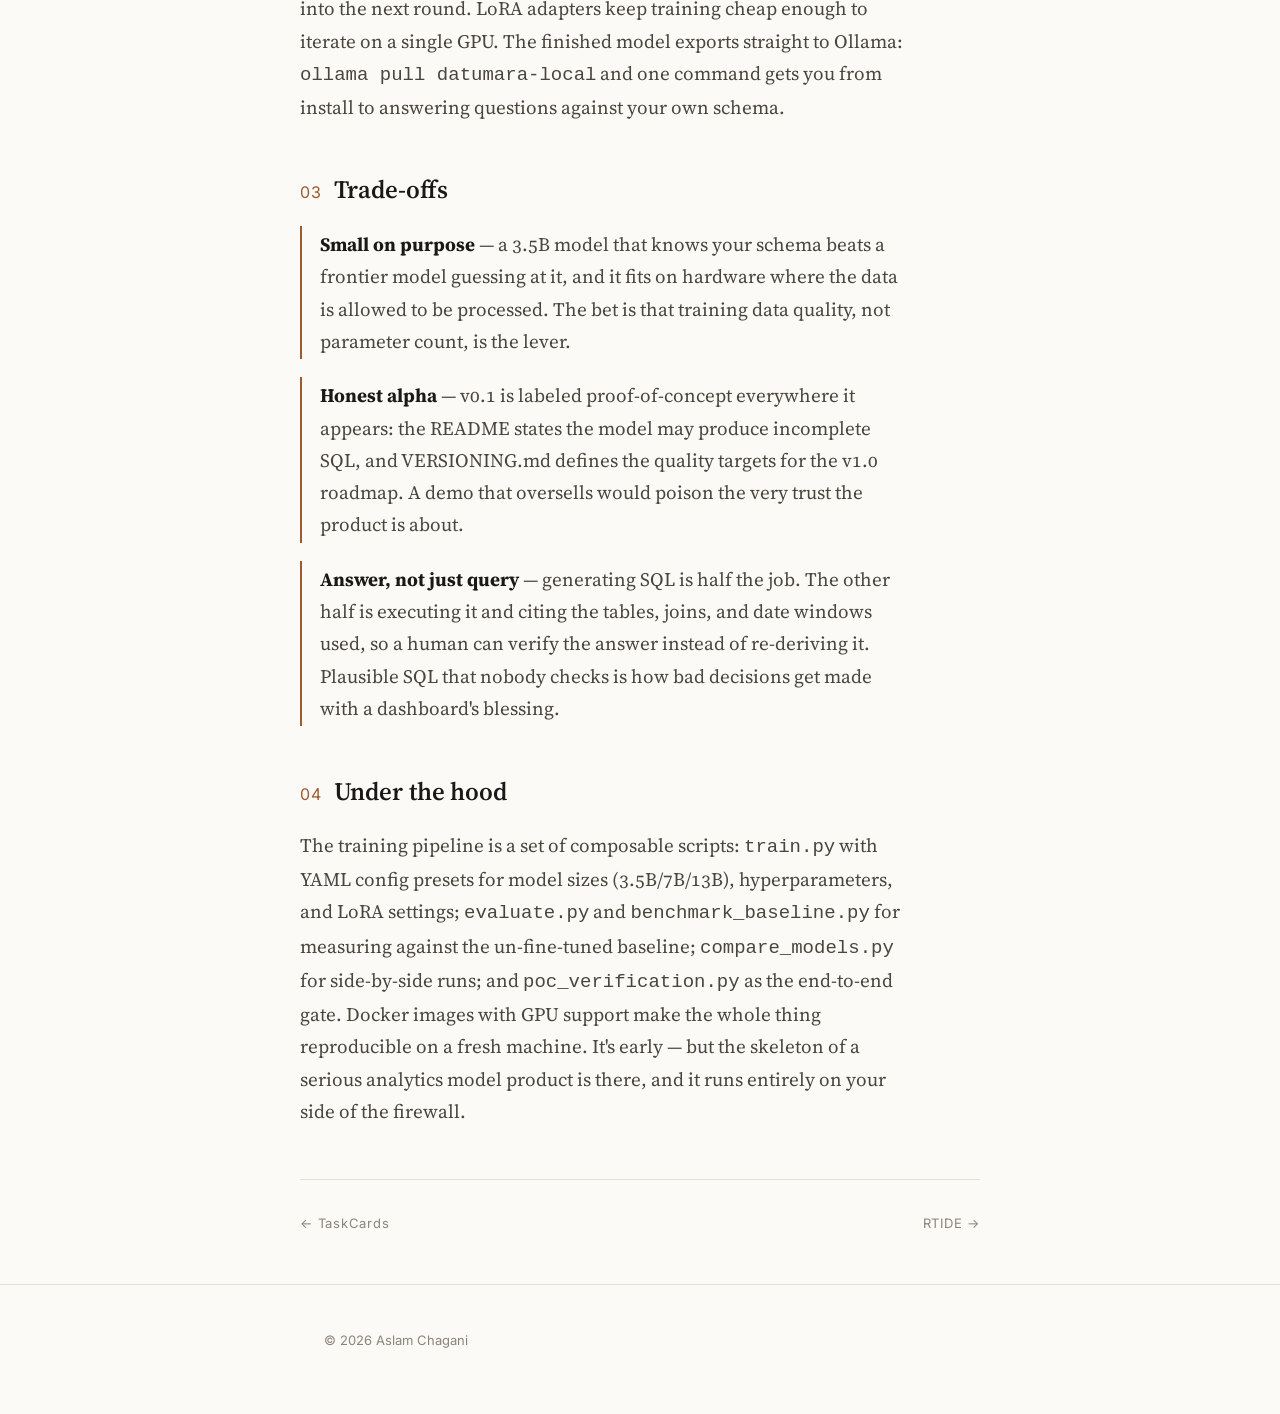
<file: projects/datumara.html>
<!DOCTYPE html>
<html lang="en">
<head>
<meta charset="UTF-8">
<meta name="viewport" content="width=device-width, initial-scale=1.0">
<title>Datumara — a local analytics language model · Aslam Chagani</title>
<meta name="description" content="An open-source analytics language model that turns business questions into schema-aware SQL and decision-ready answers — trained on Spider with LoRA, shipped as a local Ollama model.">
<link rel="preconnect" href="https://fonts.googleapis.com">
<link rel="preconnect" href="https://fonts.gstatic.com" crossorigin>
<link href="https://fonts.googleapis.com/css2?family=Source+Serif+4:ital,opsz,wght@0,8..60,400;0,8..60,600;1,8..60,400&family=Inter:wght@400;500&display=swap" rel="stylesheet">
<link rel="stylesheet" href="../assets/style.css">
</head>
<body>

<nav><div class="wrap">
  <span class="mark">Aslam Chagani</span>
  <span class="links">
    <a href="../index.html#story">About</a>
    <a href="../index.html#work">Work</a>
    <a href="../index.html#career">Career</a>
    <a href="../index.html#contact">Contact</a>
  </span>
</div></nav>

<div class="wrap dive">
  <a class="back" href="../index.html#work">← Selected work</a>
  <h1>Datumara</h1>
  <p class="tagline">An open-source analytics language model: business questions in, schema-aware SQL and decision-ready answers out — running where the data actually lives.</p>
  <div class="meta">
    <span><b>Stack:</b> Python · Qwen2.5 fine-tuning (LoRA) · Spider dataset · Ollama</span>
    <span><b>Status:</b> v0.1-alpha proof of concept, public</span>
    <span><b>Links:</b> <a href="https://github.com/achagani/datumara">github.com/achagani/datumara</a> · <a href="https://achagani.github.io/datumara/">achagani.github.io/datumara</a></span>
  </div>

  <figure class="shot"><img src="../assets/shots/datumara.png" alt="Brand image from the project's landing page — achagani.github.io/datumara." loading="lazy"><figcaption>Brand image from the project's landing page — achagani.github.io/datumara.</figcaption></figure>

  <h2><span class="no">01</span>The problem</h2>
  <p>Every company has the same bottleneck: the distance between a business question and its answer
  is an analyst's backlog. Generic text-to-SQL tools don't fix it — they guess at schemas they don't
  know and produce queries that look right and are subtly wrong. And frontier cloud models can't help
  where it matters most, because the schema and the data can't leave the building. What's missing is a
  <strong>small model, trained on the pairing that actually matters</strong> — question ↔ schema ↔
  query — that runs locally, next to the warehouse.</p>

  <h2><span class="no">02</span>The approach</h2>
  <p>Datumara fine-tunes a 3.5B-parameter base model (Qwen2.5) on the Spider text-to-SQL corpus,
  augmented to roughly 7,000 examples, with a split of 60/20/20 for train/validation/test. A
  complexity classifier routes queries by difficulty so training focuses capacity where errors
  cluster, and a hard-example mining loop feeds the model's own failures back into the next round.
  LoRA adapters keep training cheap enough to iterate on a single GPU. The finished model exports
  straight to Ollama: <code>ollama pull datumara-local</code> and one command gets you from install
  to answering questions against your own schema.</p>

  <h2><span class="no">03</span>Trade-offs</h2>
  <div class="trade"><b>Small on purpose</b> — a 3.5B model that knows your schema beats a
  frontier model guessing at it, and it fits on hardware where the data is allowed to be processed.
  The bet is that training data quality, not parameter count, is the lever.</div>
  <div class="trade"><b>Honest alpha</b> — v0.1 is labeled proof-of-concept everywhere it appears:
  the README states the model may produce incomplete SQL, and VERSIONING.md defines the quality
  targets for the v1.0 roadmap. A demo that oversells would poison the very trust the product is
  about.</div>
  <div class="trade"><b>Answer, not just query</b> — generating SQL is half the job. The other half
  is executing it and citing the tables, joins, and date windows used, so a human can verify the
  answer instead of re-deriving it. Plausible SQL that nobody checks is how bad decisions get made
  with a dashboard's blessing.</div>

  <h2><span class="no">04</span>Under the hood</h2>
  <p>The training pipeline is a set of composable scripts: <code>train.py</code> with YAML config
  presets for model sizes (3.5B/7B/13B), hyperparameters, and LoRA settings;
  <code>evaluate.py</code> and <code>benchmark_baseline.py</code> for measuring against the
  un-fine-tuned baseline; <code>compare_models.py</code> for side-by-side runs; and
  <code>poc_verification.py</code> as the end-to-end gate. Docker images with GPU support make the
  whole thing reproducible on a fresh machine. It's early — but the skeleton of a serious analytics
  model product is there, and it runs entirely on your side of the firewall.</p>

  <div class="pager"><a href="taskcards.html">&larr; TaskCards</a><a href="rtide.html">RTIDE →</a></div>
</div>

<footer><div class="wrap">
  <span class="fine">© 2026 Aslam Chagani</span>
</div></footer>

</body>
</html>
</file>
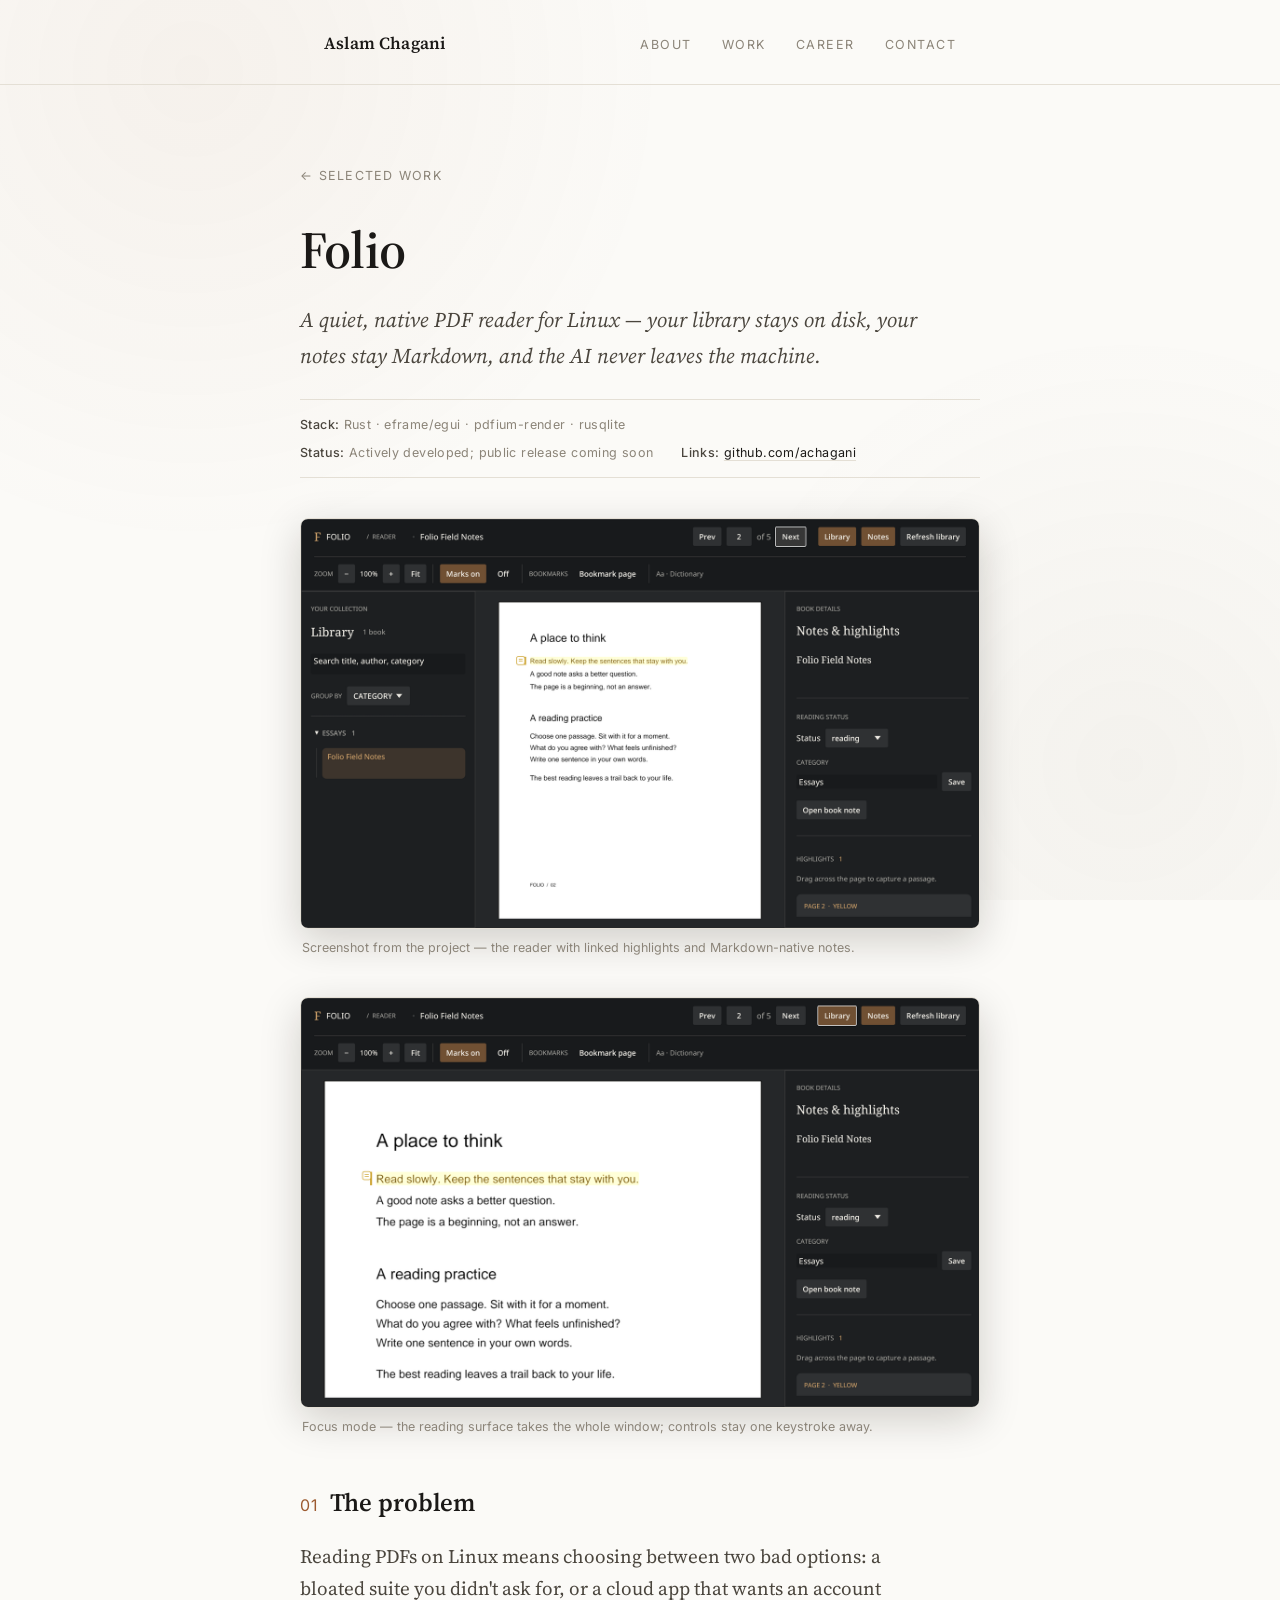
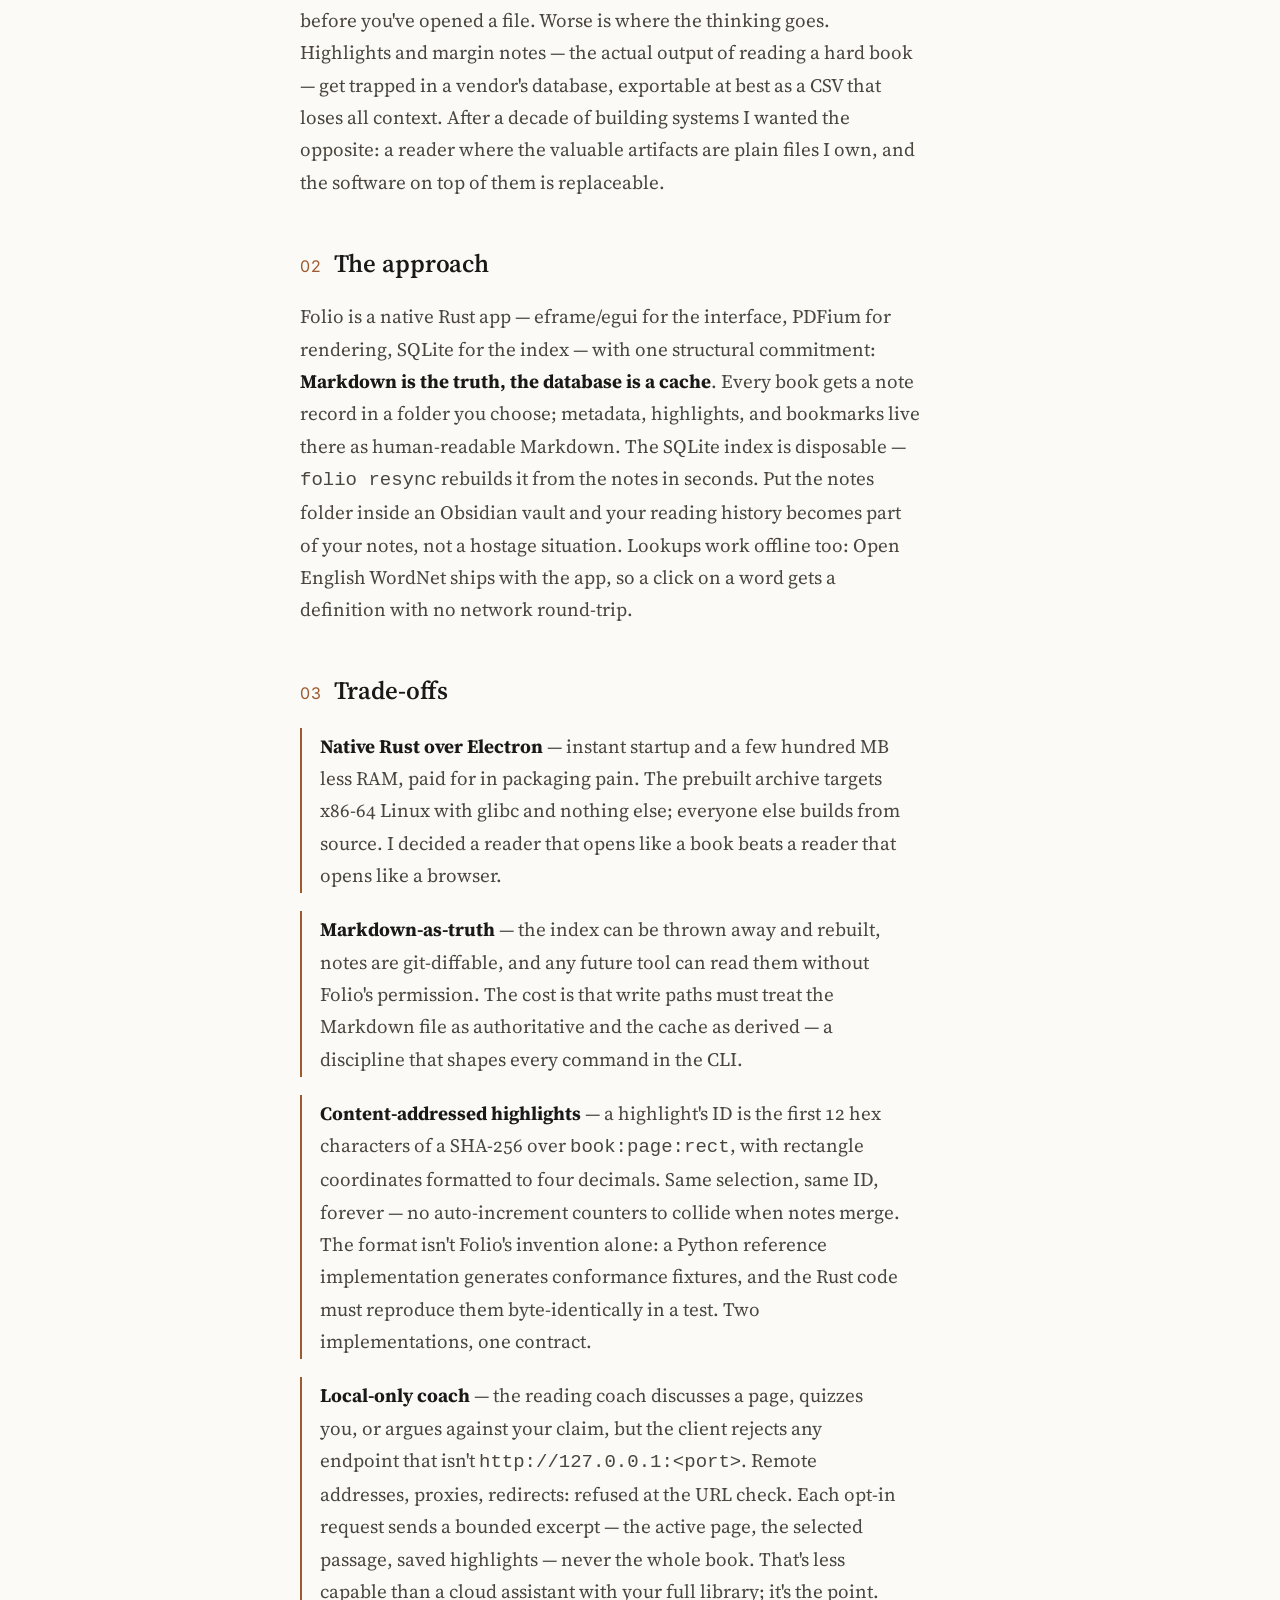
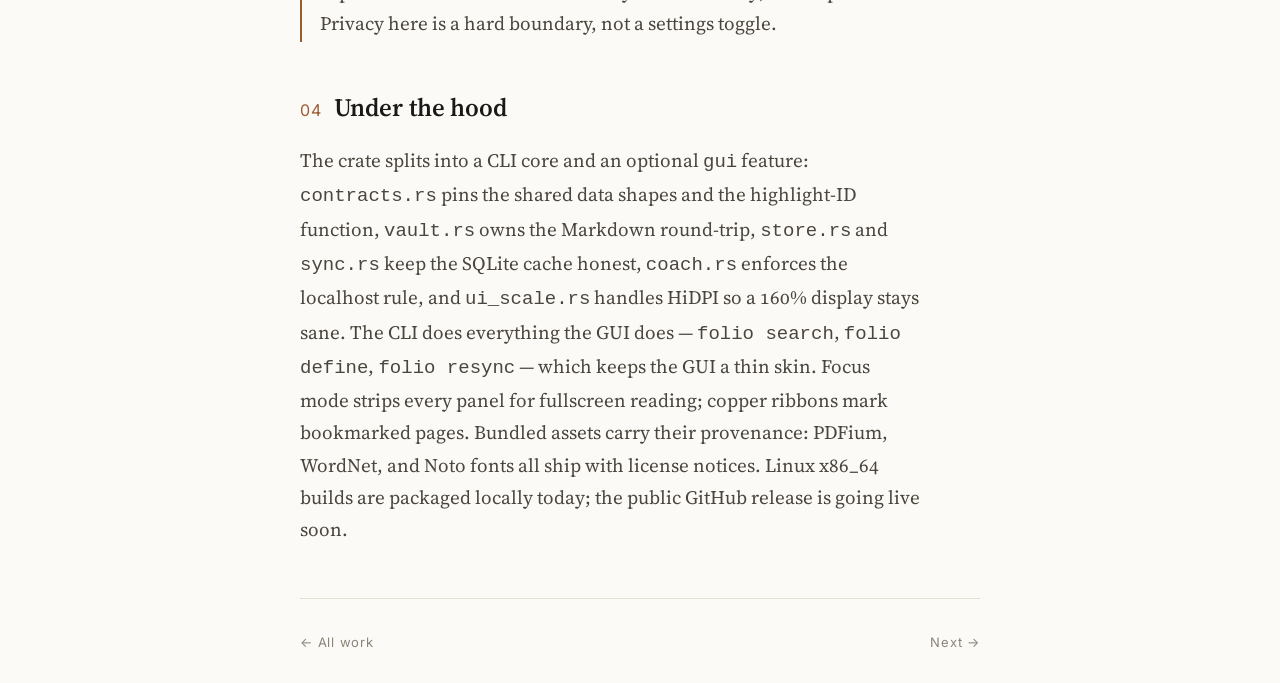
<file: projects/folio.html>
<!DOCTYPE html>
<html lang="en">
<head>
<meta charset="UTF-8">
<meta name="viewport" content="width=device-width, initial-scale=1.0">
<title>Folio — a quiet native PDF reader in Rust · Aslam Chagani</title>
<meta name="description" content="Offline-first PDF reading for Linux: Markdown-native notes, content-addressed highlights, and a reading coach that never leaves localhost.">
<link rel="preconnect" href="https://fonts.googleapis.com">
<link rel="preconnect" href="https://fonts.gstatic.com" crossorigin>
<link href="https://fonts.googleapis.com/css2?family=Source+Serif+4:ital,opsz,wght@0,8..60,400;0,8..60,600;1,8..60,400&family=Inter:wght@400;500&display=swap" rel="stylesheet">
<link rel="stylesheet" href="../assets/style.css">
</head>
<body>

<nav><div class="wrap">
  <span class="mark">Aslam Chagani</span>
  <span class="links">
    <a href="../index.html#story">About</a>
    <a href="../index.html#work">Work</a>
    <a href="../index.html#career">Career</a>
    <a href="../index.html#contact">Contact</a>
  </span>
</div></nav>

<div class="wrap dive">
  <a class="back" href="../index.html#work">← Selected work</a>
  <h1>Folio</h1>
  <p class="tagline">A quiet, native PDF reader for Linux — your library stays on disk, your notes stay Markdown, and the AI never leaves the machine.</p>
  <div class="meta">
    <span><b>Stack:</b> Rust · eframe/egui · pdfium-render · rusqlite</span>
    <span><b>Status:</b> Actively developed; public release coming soon</span>
    <span><b>Links:</b> <a href="https://github.com/achagani">github.com/achagani</a></span>
  </div>
  <figure class="shot"><img src="../assets/shots/folio.png" alt="Screenshot from the project — the reader with linked highlights and Markdown-native notes." loading="lazy"><figcaption>Screenshot from the project — the reader with linked highlights and Markdown-native notes.</figcaption></figure>

  <figure class="shot"><img src="../assets/shots/folio-focus.png" alt="Focus mode — the reading surface takes the whole window; controls stay one keystroke away." loading="lazy"><figcaption>Focus mode — the reading surface takes the whole window; controls stay one keystroke away.</figcaption></figure>


  <h2><span class="no">01</span>The problem</h2>
  <p>Reading PDFs on Linux means choosing between two bad options: a bloated suite you didn't ask for,
  or a cloud app that wants an account before you've opened a file. Worse is where the thinking goes.
  Highlights and margin notes — the actual output of reading a hard book — get trapped in a vendor's
  database, exportable at best as a CSV that loses all context. After a decade of building systems I
  wanted the opposite: a reader where the valuable artifacts are plain files I own, and the software
  on top of them is replaceable.</p>

  <h2><span class="no">02</span>The approach</h2>
  <p>Folio is a native Rust app — eframe/egui for the interface, PDFium for rendering, SQLite for
  the index — with one structural commitment: <strong>Markdown is the truth, the database is a
  cache</strong>. Every book gets a note record in a folder you choose; metadata, highlights, and
  bookmarks live there as human-readable Markdown. The SQLite index is disposable —
  <code>folio resync</code> rebuilds it from the notes in seconds. Put the notes folder inside an
  Obsidian vault and your reading history becomes part of your notes, not a hostage situation.
  Lookups work offline too: Open English WordNet ships with the app, so a click on a word gets a
  definition with no network round-trip.</p>

  <h2><span class="no">03</span>Trade-offs</h2>
  <div class="trade"><b>Native Rust over Electron</b> — instant startup and a few hundred MB less RAM,
  paid for in packaging pain. The prebuilt archive targets x86-64 Linux with glibc and nothing else;
  everyone else builds from source. I decided a reader that opens like a book beats a reader that opens
  like a browser.</div>
  <div class="trade"><b>Markdown-as-truth</b> — the index can be thrown away and rebuilt, notes are
  git-diffable, and any future tool can read them without Folio's permission. The cost is that write
  paths must treat the Markdown file as authoritative and the cache as derived — a discipline that
  shapes every command in the CLI.</div>
  <div class="trade"><b>Content-addressed highlights</b> — a highlight's ID is the first 12 hex
  characters of a SHA-256 over <code>book:page:rect</code>, with rectangle coordinates formatted to
  four decimals. Same selection, same ID, forever — no auto-increment counters to collide when notes
  merge. The format isn't Folio's invention alone: a Python reference implementation generates
  conformance fixtures, and the Rust code must reproduce them byte-identically in a test. Two
  implementations, one contract.</div>
  <div class="trade"><b>Local-only coach</b> — the reading coach discusses a page, quizzes you, or
  argues against your claim, but the client rejects any endpoint that isn't
  <code>http://127.0.0.1:&lt;port&gt;</code>. Remote addresses, proxies, redirects: refused at the
  URL check. Each opt-in request sends a bounded excerpt — the active page, the selected passage,
  saved highlights — never the whole book. That's less capable than a cloud assistant with your full
  library; it's the point. Privacy here is a hard boundary, not a settings toggle.</div>

  <h2><span class="no">04</span>Under the hood</h2>
  <p>The crate splits into a CLI core and an optional <code>gui</code> feature:
  <code>contracts.rs</code> pins the shared data shapes and the highlight-ID function,
  <code>vault.rs</code> owns the Markdown round-trip, <code>store.rs</code> and
  <code>sync.rs</code> keep the SQLite cache honest, <code>coach.rs</code> enforces the localhost
  rule, and <code>ui_scale.rs</code> handles HiDPI so a 160% display stays sane. The CLI does
  everything the GUI does — <code>folio search</code>, <code>folio define</code>,
  <code>folio resync</code> — which keeps the GUI a thin skin. Focus mode strips every panel for
  fullscreen reading; copper ribbons mark bookmarked pages. Bundled assets carry their provenance:
  PDFium, WordNet, and Noto fonts all ship with license notices. Linux x86_64 builds are packaged
  locally today; the public GitHub release is going live soon.</p>

  <div class="pager"><a href="../index.html#work">← All work</a><a href="sovereign.html">Next →</a></div>
</div>

</body>
</html>
</file>
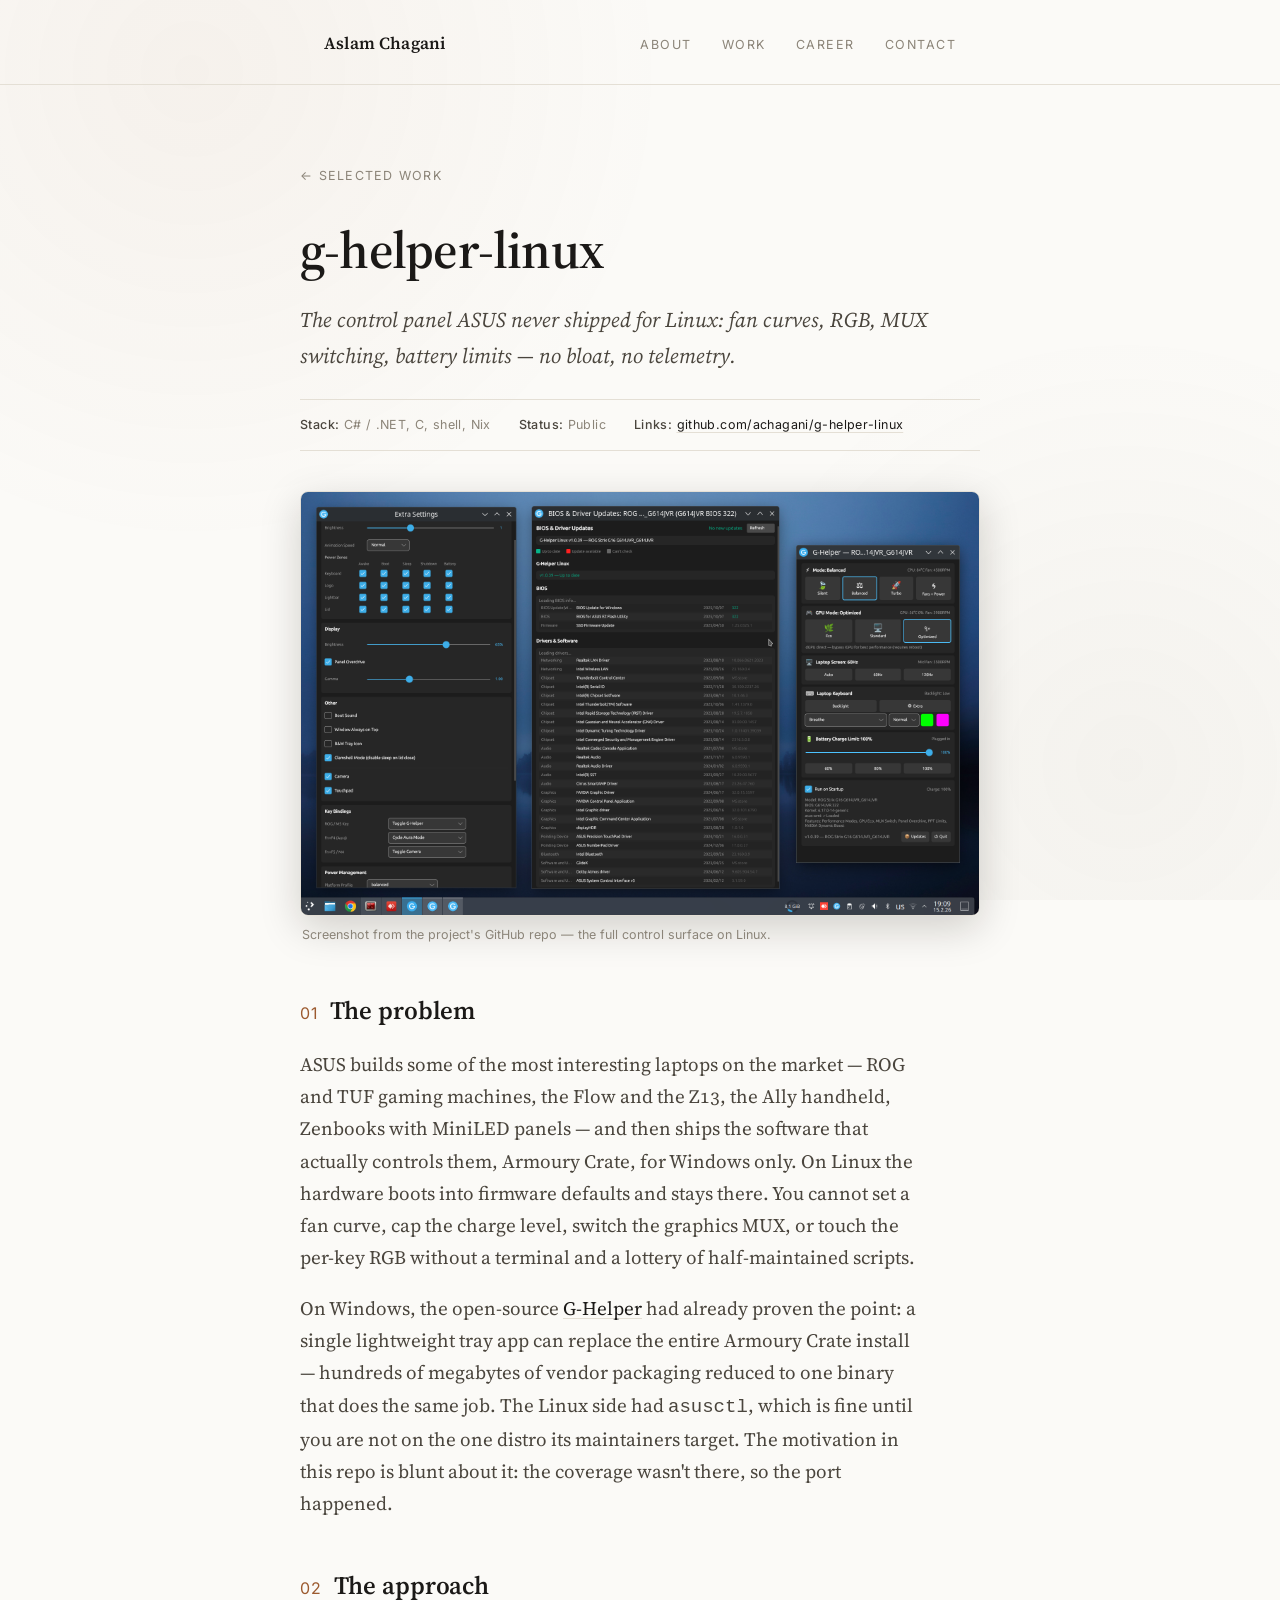
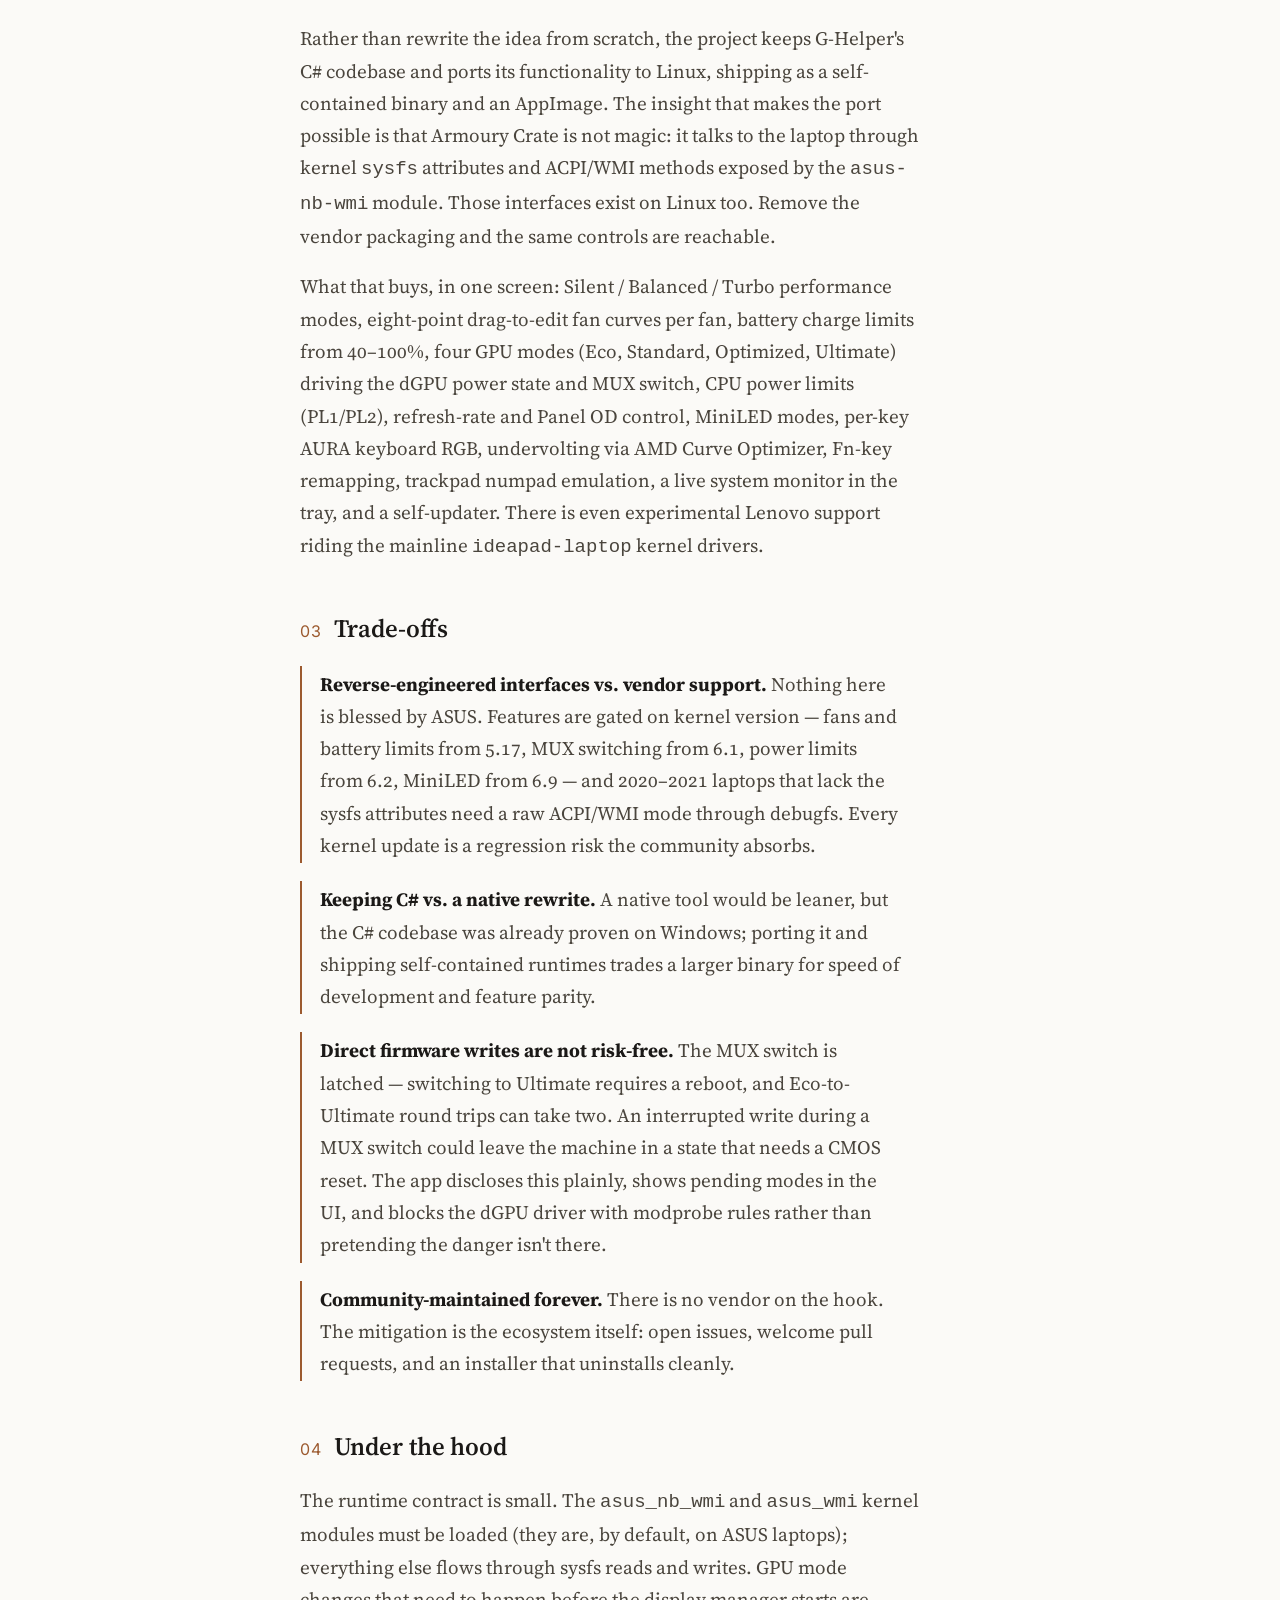
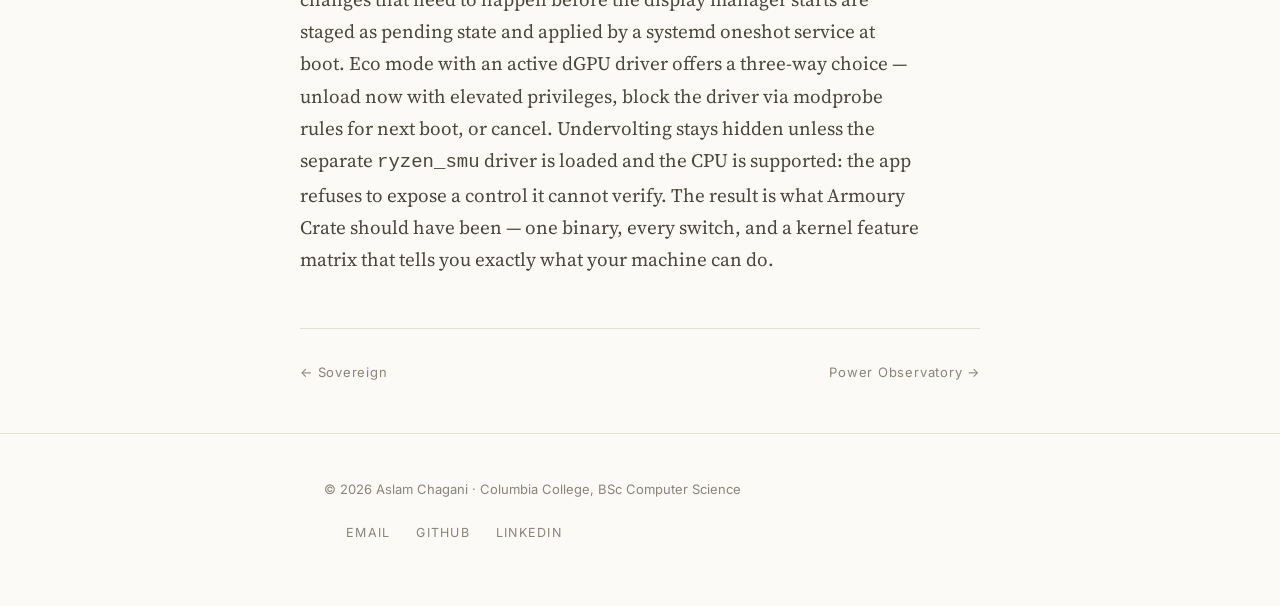
<file: projects/g-helper-linux.html>
<!DOCTYPE html>
<html lang="en">
<head>
<meta charset="UTF-8">
<meta name="viewport" content="width=device-width, initial-scale=1.0">
<title>g-helper-linux — ASUS control without Armoury Crate</title>
<meta name="description" content="An unofficial Linux port of G-Helper: fan curves, AURA RGB, MUX switching, and battery limits for ASUS ROG, TUF, Flow, and Ally laptops.">
<link rel="preconnect" href="https://fonts.googleapis.com">
<link rel="preconnect" href="https://fonts.gstatic.com" crossorigin>
<link href="https://fonts.googleapis.com/css2?family=Source+Serif+4:ital,opsz,wght@0,8..60,400;0,8..60,600;1,8..60,400&family=Inter:wght@400;500&display=swap" rel="stylesheet">
<link rel="stylesheet" href="../assets/style.css">
</head>
<body>

<nav><div class="wrap">
  <span class="mark">Aslam Chagani</span>
  <span class="links">
    <a href="../index.html#story">About</a>
    <a href="../index.html#work">Work</a>
    <a href="../index.html#career">Career</a>
    <a href="../index.html#contact">Contact</a>
  </span>
</div></nav>

<div class="wrap dive">
  <a class="back" href="../index.html#work">&larr; Selected work</a>
  <h1>g-helper-linux</h1>
  <p class="tagline">The control panel ASUS never shipped for Linux: fan curves, RGB, MUX switching, battery limits — no bloat, no telemetry.</p>
  <div class="meta">
    <span><b>Stack:</b> C# / .NET, C, shell, Nix</span>
    <span><b>Status:</b> Public</span>
    <span><b>Links:</b> <a href="https://github.com/achagani/g-helper-linux">github.com/achagani/g-helper-linux</a></span>
  </div>
  <figure class="shot"><img src="../assets/shots/ghelper.png" alt="Screenshot from the project's GitHub repo — the full control surface on Linux." loading="lazy"><figcaption>Screenshot from the project's GitHub repo — the full control surface on Linux.</figcaption></figure>


  <h2><span class="no">01</span>The problem</h2>
  <p>ASUS builds some of the most interesting laptops on the market — ROG and TUF gaming machines, the Flow and the Z13, the Ally handheld, Zenbooks with MiniLED panels — and then ships the software that actually controls them, Armoury Crate, for Windows only. On Linux the hardware boots into firmware defaults and stays there. You cannot set a fan curve, cap the charge level, switch the graphics MUX, or touch the per-key RGB without a terminal and a lottery of half-maintained scripts.</p>
  <p>On Windows, the open-source <a href="https://github.com/seerge/g-helper">G-Helper</a> had already proven the point: a single lightweight tray app can replace the entire Armoury Crate install — hundreds of megabytes of vendor packaging reduced to one binary that does the same job. The Linux side had <code>asusctl</code>, which is fine until you are not on the one distro its maintainers target. The motivation in this repo is blunt about it: the coverage wasn't there, so the port happened.</p>

  <h2><span class="no">02</span>The approach</h2>
  <p>Rather than rewrite the idea from scratch, the project keeps G-Helper's C# codebase and ports its functionality to Linux, shipping as a self-contained binary and an AppImage. The insight that makes the port possible is that Armoury Crate is not magic: it talks to the laptop through kernel <code>sysfs</code> attributes and ACPI/WMI methods exposed by the <code>asus-nb-wmi</code> module. Those interfaces exist on Linux too. Remove the vendor packaging and the same controls are reachable.</p>
  <p>What that buys, in one screen: Silent / Balanced / Turbo performance modes, eight-point drag-to-edit fan curves per fan, battery charge limits from 40&ndash;100%, four GPU modes (Eco, Standard, Optimized, Ultimate) driving the dGPU power state and MUX switch, CPU power limits (PL1/PL2), refresh-rate and Panel OD control, MiniLED modes, per-key AURA keyboard RGB, undervolting via AMD Curve Optimizer, Fn-key remapping, trackpad numpad emulation, a live system monitor in the tray, and a self-updater. There is even experimental Lenovo support riding the mainline <code>ideapad-laptop</code> kernel drivers.</p>

  <h2><span class="no">03</span>Trade-offs</h2>
  <div class="trade"><b>Reverse-engineered interfaces vs. vendor support.</b> Nothing here is blessed by ASUS. Features are gated on kernel version — fans and battery limits from 5.17, MUX switching from 6.1, power limits from 6.2, MiniLED from 6.9 — and 2020&ndash;2021 laptops that lack the sysfs attributes need a raw ACPI/WMI mode through debugfs. Every kernel update is a regression risk the community absorbs.</div>
  <div class="trade"><b>Keeping C# vs. a native rewrite.</b> A native tool would be leaner, but the C# codebase was already proven on Windows; porting it and shipping self-contained runtimes trades a larger binary for speed of development and feature parity.</div>
  <div class="trade"><b>Direct firmware writes are not risk-free.</b> The MUX switch is latched — switching to Ultimate requires a reboot, and Eco-to-Ultimate round trips can take two. An interrupted write during a MUX switch could leave the machine in a state that needs a CMOS reset. The app discloses this plainly, shows pending modes in the UI, and blocks the dGPU driver with modprobe rules rather than pretending the danger isn't there.</div>
  <div class="trade"><b>Community-maintained forever.</b> There is no vendor on the hook. The mitigation is the ecosystem itself: open issues, welcome pull requests, and an installer that uninstalls cleanly.</div>

  <h2><span class="no">04</span>Under the hood</h2>
  <p>The runtime contract is small. The <code>asus_nb_wmi</code> and <code>asus_wmi</code> kernel modules must be loaded (they are, by default, on ASUS laptops); everything else flows through sysfs reads and writes. GPU mode changes that need to happen before the display manager starts are staged as pending state and applied by a systemd oneshot service at boot. Eco mode with an active dGPU driver offers a three-way choice — unload now with elevated privileges, block the driver via modprobe rules for next boot, or cancel. Undervolting stays hidden unless the separate <code>ryzen_smu</code> driver is loaded and the CPU is supported: the app refuses to expose a control it cannot verify. The result is what Armoury Crate should have been — one binary, every switch, and a kernel feature matrix that tells you exactly what your machine can do.</p>

  <div class="pager">
    <a href="sovereign.html">&larr; Sovereign</a>
    <a href="power-observatory.html">Power Observatory &rarr;</a>
  </div>
</div>

<footer><div class="wrap">
  <span class="fine">&copy; 2026 Aslam Chagani &middot; Columbia College, BSc Computer Science</span>
  <span class="links">
    <a href="mailto:chagani.aslam@gmail.com">Email</a>
    <a href="https://github.com/achagani">GitHub</a>
    <a href="https://linkedin.com/in/achagani">LinkedIn</a>
  </span>
</div></footer>

</body>
</html>
</file>
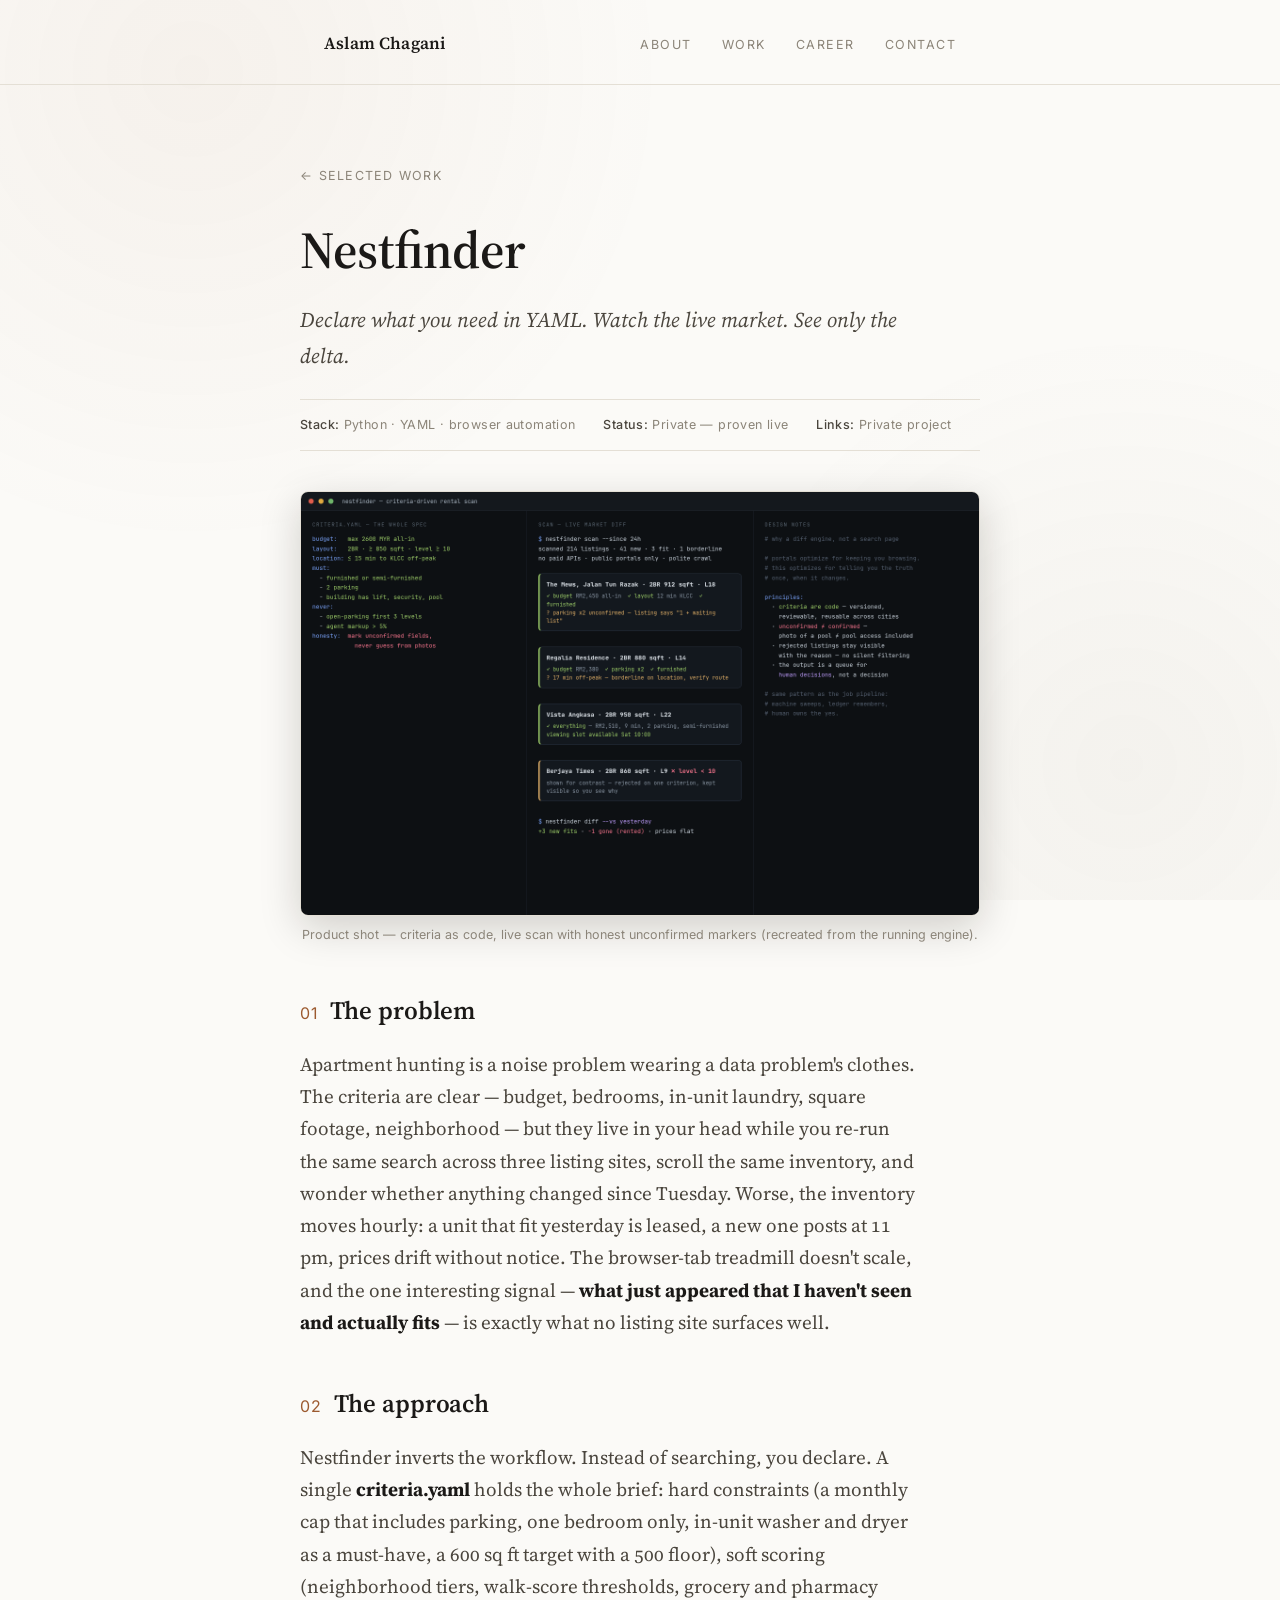
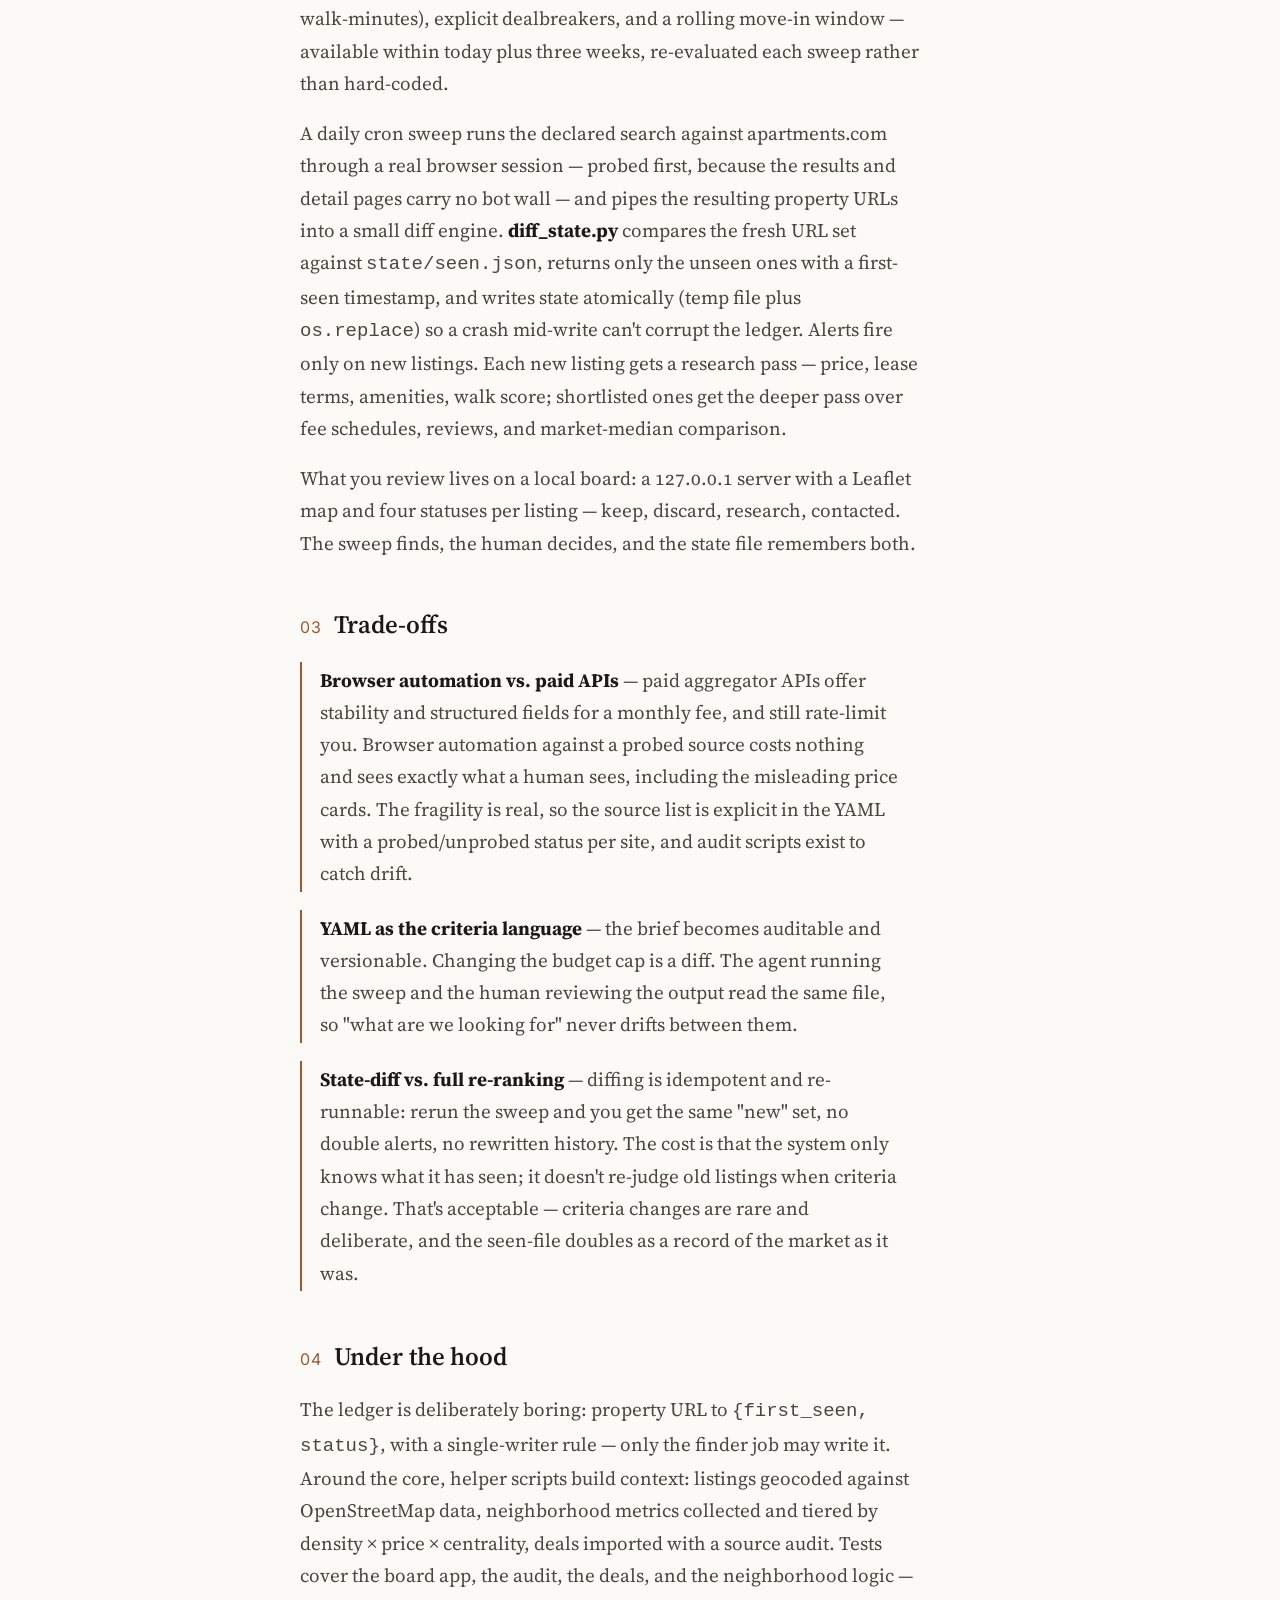
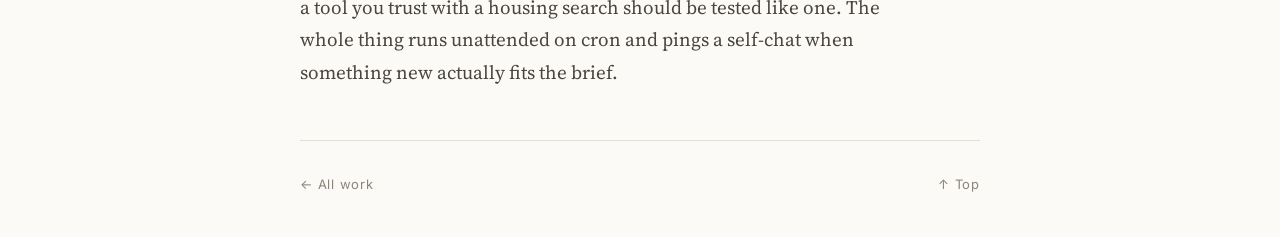
<file: projects/nestfinder.html>
<!DOCTYPE html>
<html lang="en">
<head>
<meta charset="UTF-8">
<meta name="viewport" content="width=device-width, initial-scale=1.0">
<title>Nestfinder — achagani</title>
<meta name="description" content="A criteria-driven rental scanner: declare what you need in YAML, diff the live market, see only the delta.">
<link rel="preconnect" href="https://fonts.googleapis.com">
<link rel="preconnect" href="https://fonts.gstatic.com" crossorigin>
<link href="https://fonts.googleapis.com/css2?family=Source+Serif+4:ital,opsz,wght@0,8..60,400;0,8..60,600;1,8..60,400&family=Inter:wght@400;500&display=swap" rel="stylesheet">
<link rel="stylesheet" href="../assets/style.css">
</head>
<body>

<nav><div class="wrap">
  <span class="mark">Aslam Chagani</span>
  <span class="links">
    <a href="../index.html#story">About</a>
    <a href="../index.html#work">Work</a>
    <a href="../index.html#career">Career</a>
    <a href="../index.html#contact">Contact</a>
  </span>
</div></nav>

<div class="wrap dive">
  <a class="back" href="../index.html#work">← Selected work</a>
  <h1>Nestfinder</h1>
  <p class="tagline">Declare what you need in YAML. Watch the live market. See only the delta.</p>

  <div class="meta">
    <span><b>Stack:</b> Python · YAML · browser automation</span>
    <span><b>Status:</b> Private — proven live</span>
    <span><b>Links:</b> Private project</span>
  </div>
  <figure class="shot"><img src="../assets/shots/nestfinder.png" alt="Product shot — criteria as code, live scan with honest unconfirmed markers (recreated from the running engine)." loading="lazy"><figcaption>Product shot — criteria as code, live scan with honest unconfirmed markers (recreated from the running engine).</figcaption></figure>


  <h2><span class="no">01</span>The problem</h2>
  <p>Apartment hunting is a noise problem wearing a data problem's clothes. The criteria are
  clear — budget, bedrooms, in-unit laundry, square footage, neighborhood — but they live in
  your head while you re-run the same search across three listing sites, scroll the same
  inventory, and wonder whether anything changed since Tuesday. Worse, the inventory moves
  hourly: a unit that fit yesterday is leased, a new one posts at 11 pm, prices drift without
  notice. The browser-tab treadmill doesn't scale, and the one interesting signal —
  <strong>what just appeared that I haven't seen and actually fits</strong> — is exactly what
  no listing site surfaces well.</p>

  <h2><span class="no">02</span>The approach</h2>
  <p>Nestfinder inverts the workflow. Instead of searching, you declare. A single
  <strong>criteria.yaml</strong> holds the whole brief: hard constraints (a monthly cap that
  includes parking, one bedroom only, in-unit washer and dryer as a must-have, a 600 sq ft
  target with a 500 floor), soft scoring (neighborhood tiers, walk-score thresholds, grocery
  and pharmacy walk-minutes), explicit dealbreakers, and a rolling move-in window — available
  within today plus three weeks, re-evaluated each sweep rather than hard-coded.</p>
  <p>A daily cron sweep runs the declared search against apartments.com through a real
  browser session — probed first, because the results and detail pages carry no bot wall —
  and pipes the resulting property URLs into a small diff engine.
  <strong>diff_state.py</strong> compares the fresh URL set against
  <code>state/seen.json</code>, returns only the unseen ones with a first-seen timestamp, and
  writes state atomically (temp file plus <code>os.replace</code>) so a crash mid-write can't
  corrupt the ledger. Alerts fire only on new listings. Each new listing gets a research pass
  — price, lease terms, amenities, walk score; shortlisted ones get the deeper pass over fee
  schedules, reviews, and market-median comparison.</p>
  <p>What you review lives on a local board: a 127.0.0.1 server with a Leaflet map and four
  statuses per listing — keep, discard, research, contacted. The sweep finds, the human
  decides, and the state file remembers both.</p>

  <h2><span class="no">03</span>Trade-offs</h2>
  <div class="trade"><b>Browser automation vs. paid APIs</b> — paid aggregator APIs offer
  stability and structured fields for a monthly fee, and still rate-limit you. Browser
  automation against a probed source costs nothing and sees exactly what a human sees,
  including the misleading price cards. The fragility is real, so the source list is explicit
  in the YAML with a probed/unprobed status per site, and audit scripts exist to catch drift.</div>
  <div class="trade"><b>YAML as the criteria language</b> — the brief becomes auditable and
  versionable. Changing the budget cap is a diff. The agent running the sweep and the human
  reviewing the output read the same file, so "what are we looking for" never drifts between
  them.</div>
  <div class="trade"><b>State-diff vs. full re-ranking</b> — diffing is idempotent and
  re-runnable: rerun the sweep and you get the same "new" set, no double alerts, no
  rewritten history. The cost is that the system only knows what it has seen; it doesn't
  re-judge old listings when criteria change. That's acceptable — criteria changes are rare
  and deliberate, and the seen-file doubles as a record of the market as it was.</div>

  <h2><span class="no">04</span>Under the hood</h2>
  <p>The ledger is deliberately boring: property URL to <code>{first_seen, status}</code>,
  with a single-writer rule — only the finder job may write it. Around the core, helper
  scripts build context: listings geocoded against OpenStreetMap data, neighborhood metrics
  collected and tiered by density × price × centrality, deals imported with a source audit.
  Tests cover the board app, the audit, the deals, and the neighborhood logic — a tool you
  trust with a housing search should be tested like one. The whole thing runs unattended on
  cron and pings a self-chat when something new actually fits the brief.</p>

  <div class="pager">
    <a href="../index.html#work">← All work</a>
    <a href="../index.html#work">↑ Top</a>
  </div>
</div>

</body>
</html>
</file>
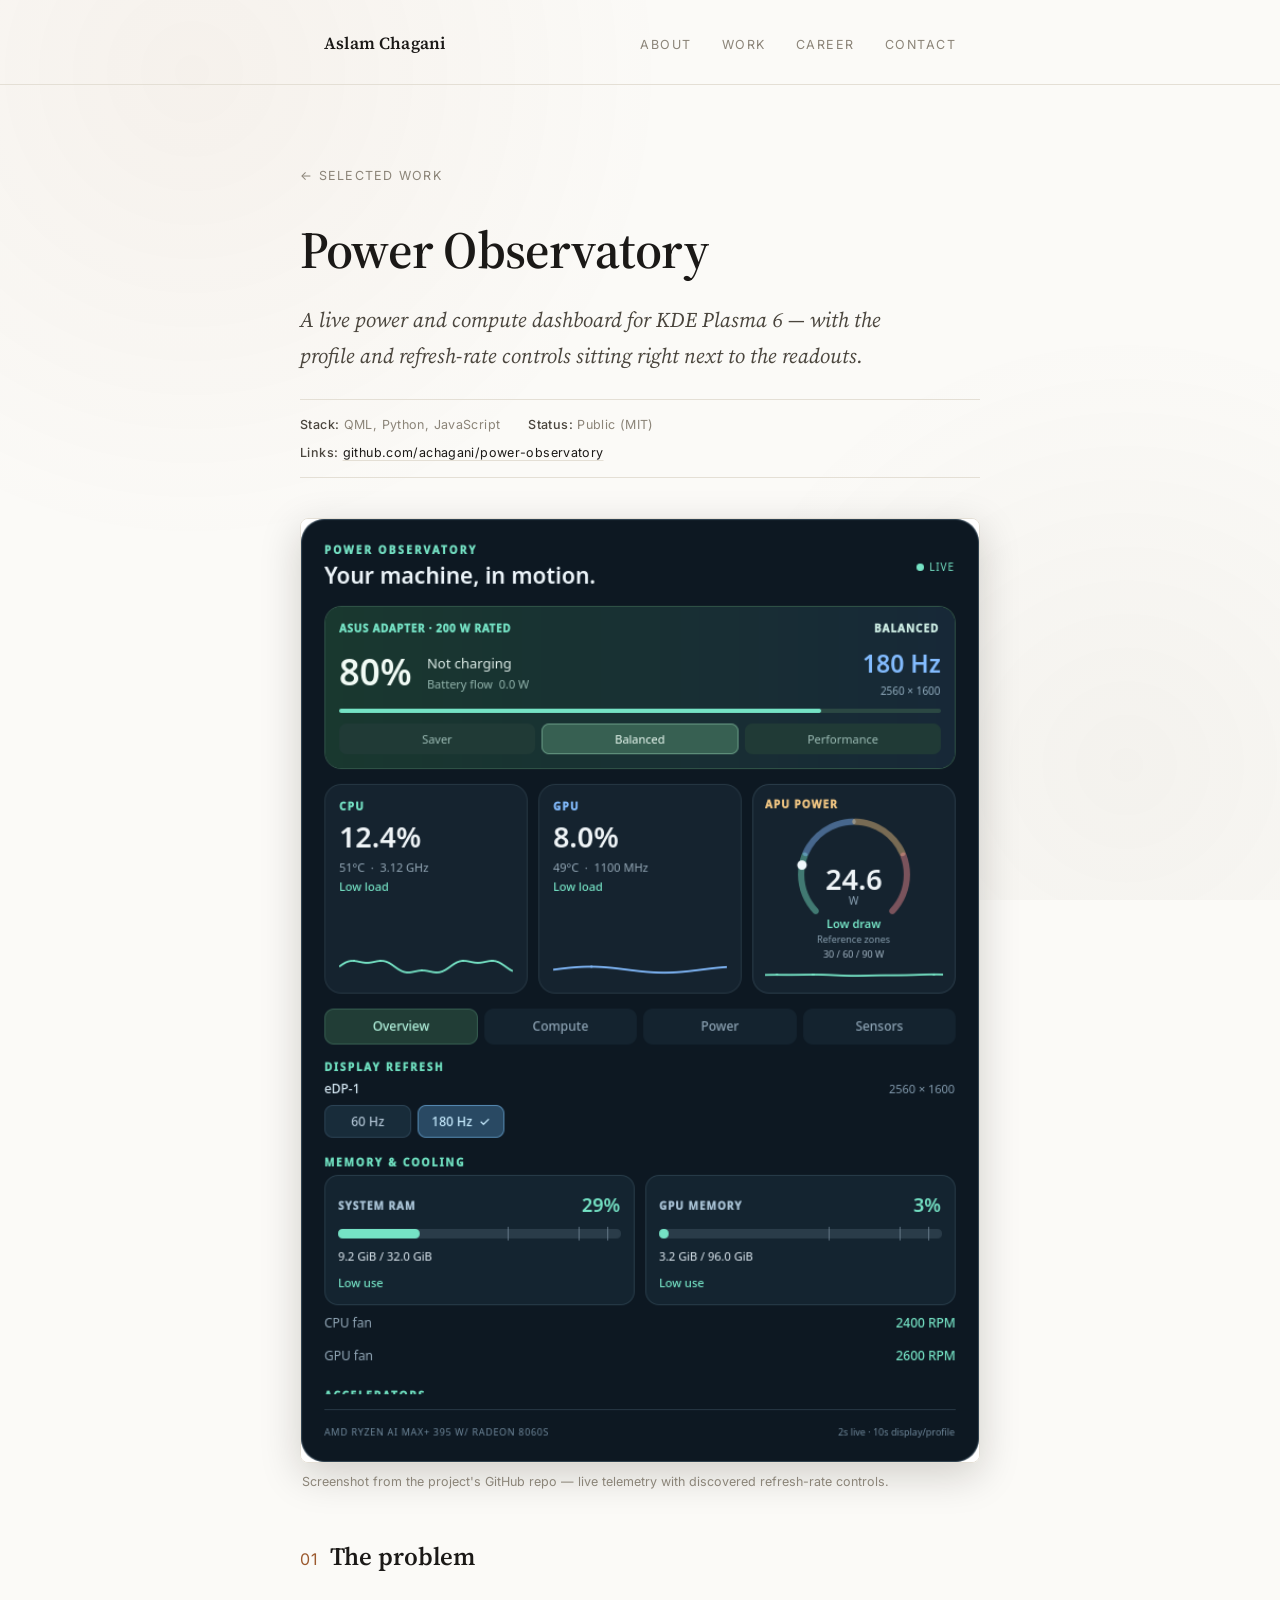
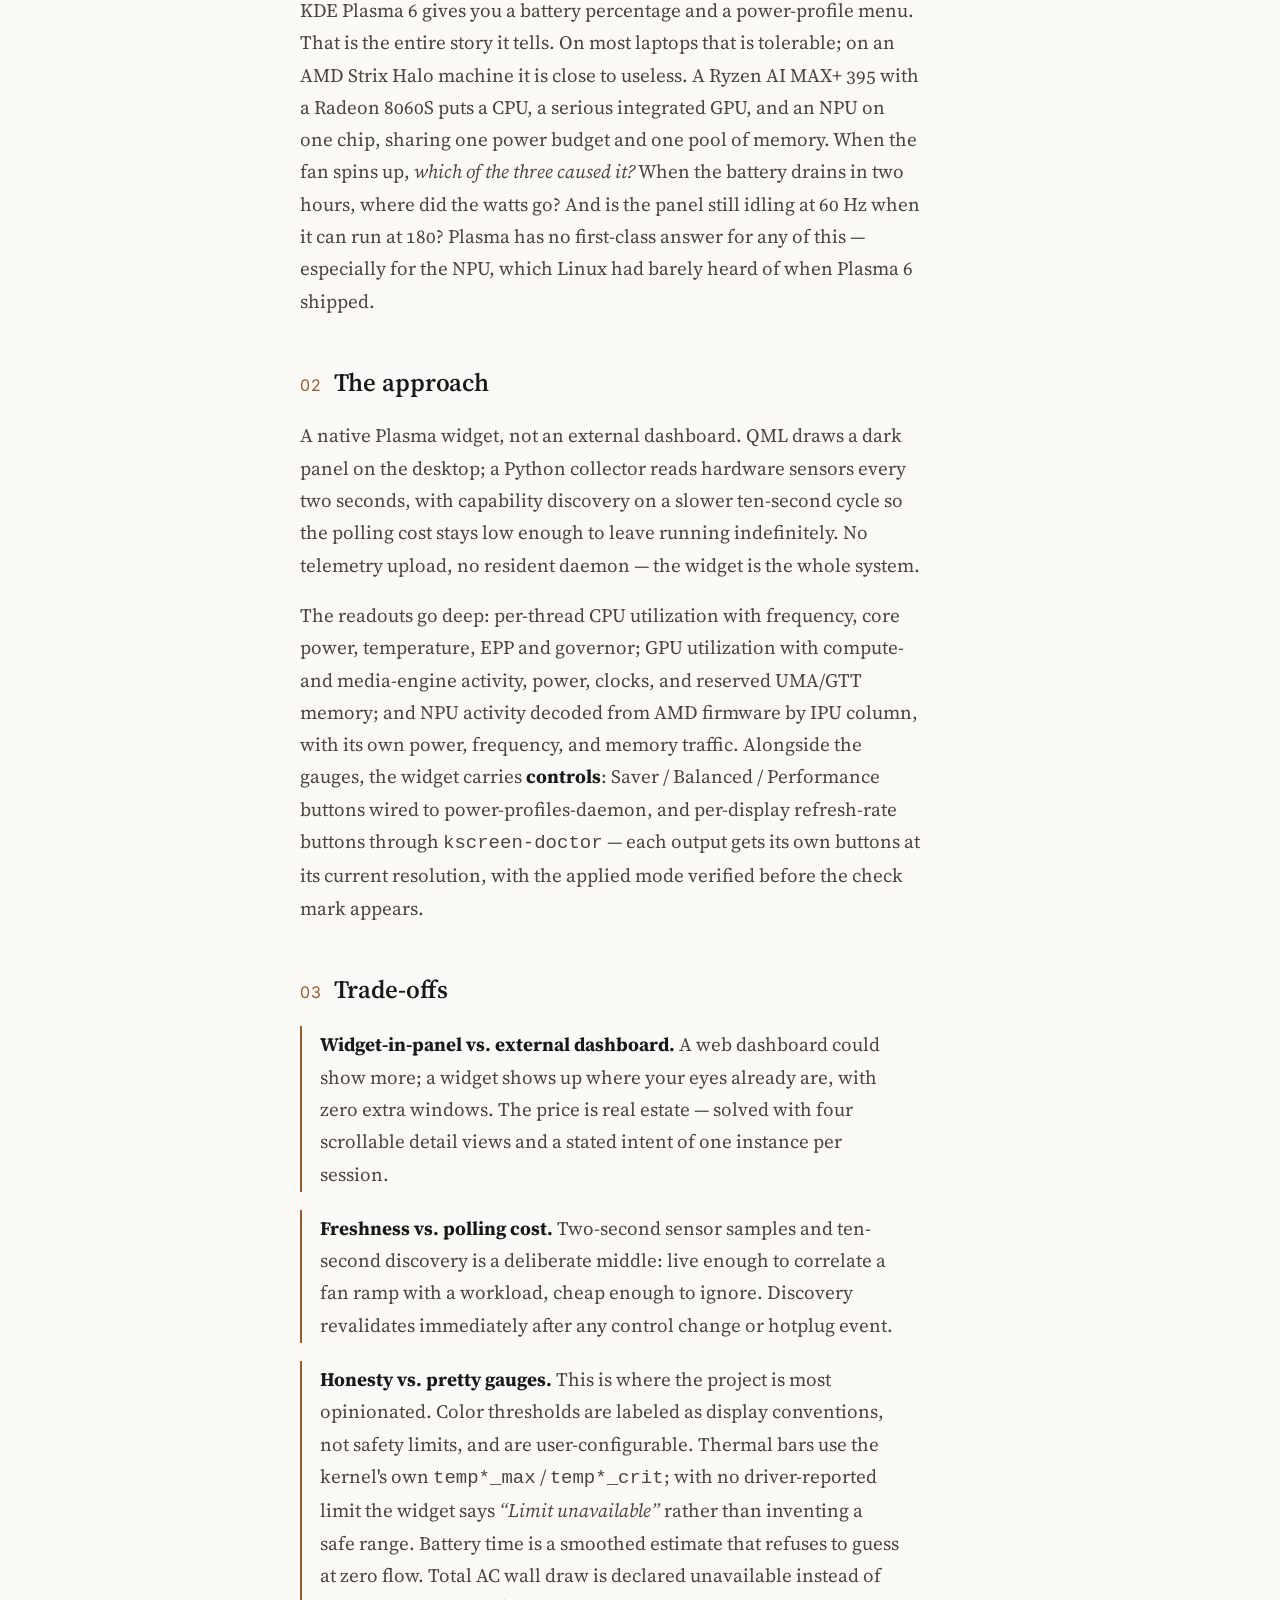
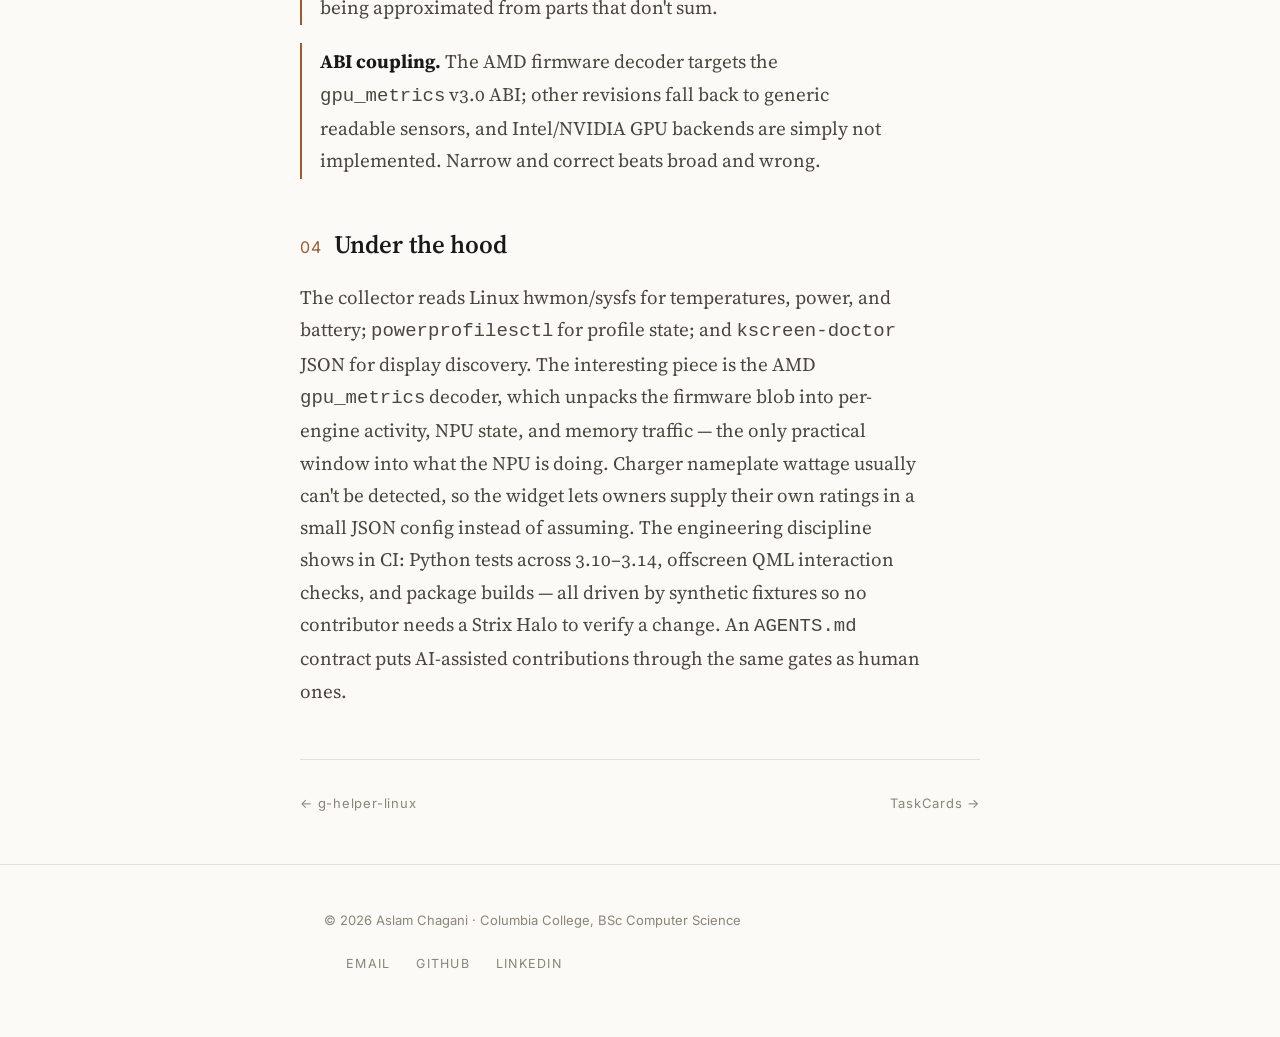
<file: projects/power-observatory.html>
<!DOCTYPE html>
<html lang="en">
<head>
<meta charset="UTF-8">
<meta name="viewport" content="width=device-width, initial-scale=1.0">
<title>Power Observatory — live power telemetry for KDE Plasma 6</title>
<meta name="description" content="A live CPU/GPU/NPU power, battery, and thermal dashboard for KDE Plasma 6, with power-profile and display-refresh controls built into the widget.">
<link rel="preconnect" href="https://fonts.googleapis.com">
<link rel="preconnect" href="https://fonts.gstatic.com" crossorigin>
<link href="https://fonts.googleapis.com/css2?family=Source+Serif+4:ital,opsz,wght@0,8..60,400;0,8..60,600;1,8..60,400&family=Inter:wght@400;500&display=swap" rel="stylesheet">
<link rel="stylesheet" href="../assets/style.css">
</head>
<body>

<nav><div class="wrap">
  <span class="mark">Aslam Chagani</span>
  <span class="links">
    <a href="../index.html#story">About</a>
    <a href="../index.html#work">Work</a>
    <a href="../index.html#career">Career</a>
    <a href="../index.html#contact">Contact</a>
  </span>
</div></nav>

<div class="wrap dive">
  <a class="back" href="../index.html#work">&larr; Selected work</a>
  <h1>Power Observatory</h1>
  <p class="tagline">A live power and compute dashboard for KDE Plasma 6 — with the profile and refresh-rate controls sitting right next to the readouts.</p>
  <div class="meta">
    <span><b>Stack:</b> QML, Python, JavaScript</span>
    <span><b>Status:</b> Public (MIT)</span>
    <span><b>Links:</b> <a href="https://github.com/achagani/power-observatory">github.com/achagani/power-observatory</a></span>
  </div>
  <figure class="shot"><img src="../assets/shots/powerobs.png" alt="Screenshot from the project's GitHub repo — live telemetry with discovered refresh-rate controls." loading="lazy"><figcaption>Screenshot from the project's GitHub repo — live telemetry with discovered refresh-rate controls.</figcaption></figure>


  <h2><span class="no">01</span>The problem</h2>
  <p>KDE Plasma 6 gives you a battery percentage and a power-profile menu. That is the entire story it tells. On most laptops that is tolerable; on an AMD Strix Halo machine it is close to useless. A Ryzen AI MAX+ 395 with a Radeon 8060S puts a CPU, a serious integrated GPU, and an NPU on one chip, sharing one power budget and one pool of memory. When the fan spins up, <em>which of the three caused it?</em> When the battery drains in two hours, where did the watts go? And is the panel still idling at 60&nbsp;Hz when it can run at 180? Plasma has no first-class answer for any of this — especially for the NPU, which Linux had barely heard of when Plasma 6 shipped.</p>

  <h2><span class="no">02</span>The approach</h2>
  <p>A native Plasma widget, not an external dashboard. QML draws a dark panel on the desktop; a Python collector reads hardware sensors every two seconds, with capability discovery on a slower ten-second cycle so the polling cost stays low enough to leave running indefinitely. No telemetry upload, no resident daemon — the widget is the whole system.</p>
  <p>The readouts go deep: per-thread CPU utilization with frequency, core power, temperature, EPP and governor; GPU utilization with compute- and media-engine activity, power, clocks, and reserved UMA/GTT memory; and NPU activity decoded from AMD firmware by IPU column, with its own power, frequency, and memory traffic. Alongside the gauges, the widget carries <strong>controls</strong>: Saver / Balanced / Performance buttons wired to power-profiles-daemon, and per-display refresh-rate buttons through <code>kscreen-doctor</code> — each output gets its own buttons at its current resolution, with the applied mode verified before the check mark appears.</p>

  <h2><span class="no">03</span>Trade-offs</h2>
  <div class="trade"><b>Widget-in-panel vs. external dashboard.</b> A web dashboard could show more; a widget shows up where your eyes already are, with zero extra windows. The price is real estate — solved with four scrollable detail views and a stated intent of one instance per session.</div>
  <div class="trade"><b>Freshness vs. polling cost.</b> Two-second sensor samples and ten-second discovery is a deliberate middle: live enough to correlate a fan ramp with a workload, cheap enough to ignore. Discovery revalidates immediately after any control change or hotplug event.</div>
  <div class="trade"><b>Honesty vs. pretty gauges.</b> This is where the project is most opinionated. Color thresholds are labeled as display conventions, not safety limits, and are user-configurable. Thermal bars use the kernel's own <code>temp*_max</code> / <code>temp*_crit</code>; with no driver-reported limit the widget says <em>&ldquo;Limit unavailable&rdquo;</em> rather than inventing a safe range. Battery time is a smoothed estimate that refuses to guess at zero flow. Total AC wall draw is declared unavailable instead of being approximated from parts that don't sum.</div>
  <div class="trade"><b>ABI coupling.</b> The AMD firmware decoder targets the <code>gpu_metrics</code> v3.0 ABI; other revisions fall back to generic readable sensors, and Intel/NVIDIA GPU backends are simply not implemented. Narrow and correct beats broad and wrong.</div>

  <h2><span class="no">04</span>Under the hood</h2>
  <p>The collector reads Linux hwmon/sysfs for temperatures, power, and battery; <code>powerprofilesctl</code> for profile state; and <code>kscreen-doctor</code> JSON for display discovery. The interesting piece is the AMD <code>gpu_metrics</code> decoder, which unpacks the firmware blob into per-engine activity, NPU state, and memory traffic — the only practical window into what the NPU is doing. Charger nameplate wattage usually can't be detected, so the widget lets owners supply their own ratings in a small JSON config instead of assuming. The engineering discipline shows in CI: Python tests across 3.10&ndash;3.14, offscreen QML interaction checks, and package builds — all driven by synthetic fixtures so no contributor needs a Strix Halo to verify a change. An <code>AGENTS.md</code> contract puts AI-assisted contributions through the same gates as human ones.</p>

  <div class="pager">
    <a href="g-helper-linux.html">&larr; g-helper-linux</a>
    <a href="taskcards.html">TaskCards &rarr;</a>
  </div>
</div>

<footer><div class="wrap">
  <span class="fine">&copy; 2026 Aslam Chagani &middot; Columbia College, BSc Computer Science</span>
  <span class="links">
    <a href="mailto:chagani.aslam@gmail.com">Email</a>
    <a href="https://github.com/achagani">GitHub</a>
    <a href="https://linkedin.com/in/achagani">LinkedIn</a>
  </span>
</div></footer>

</body>
</html>
</file>
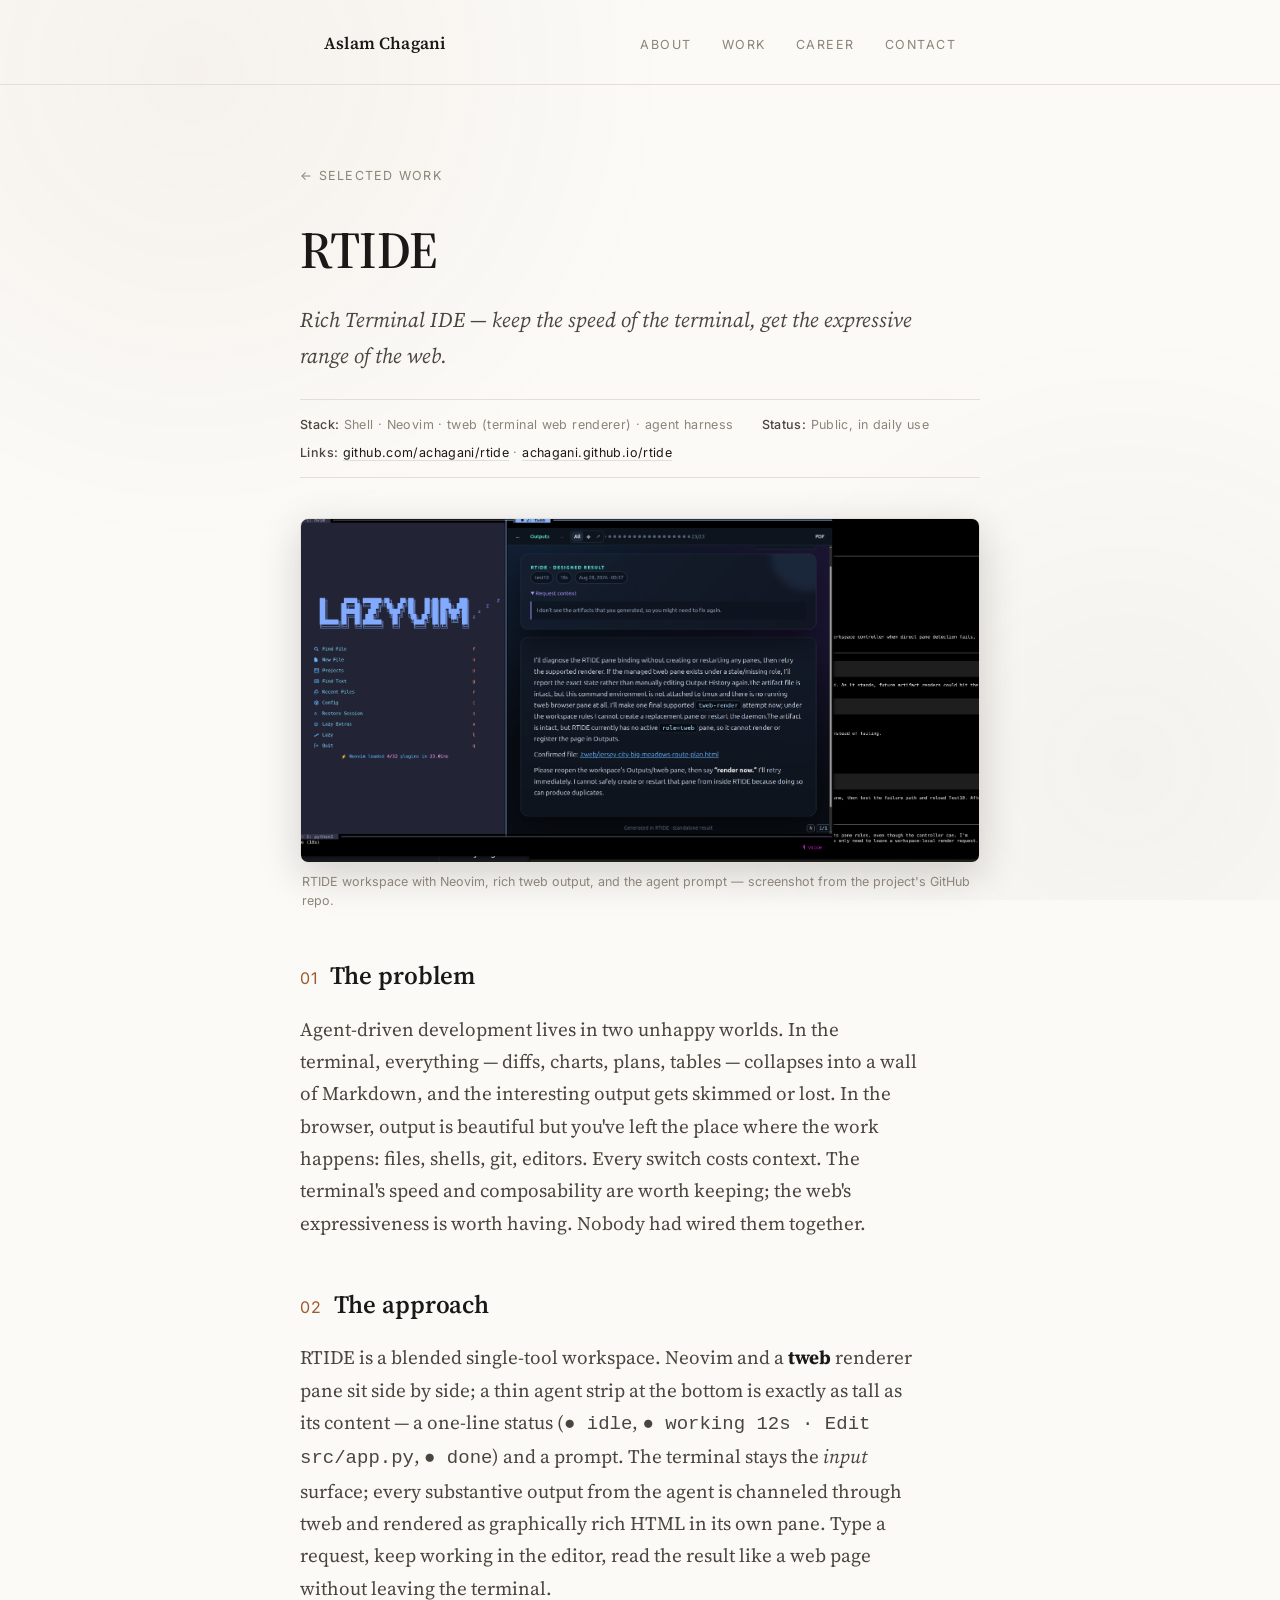
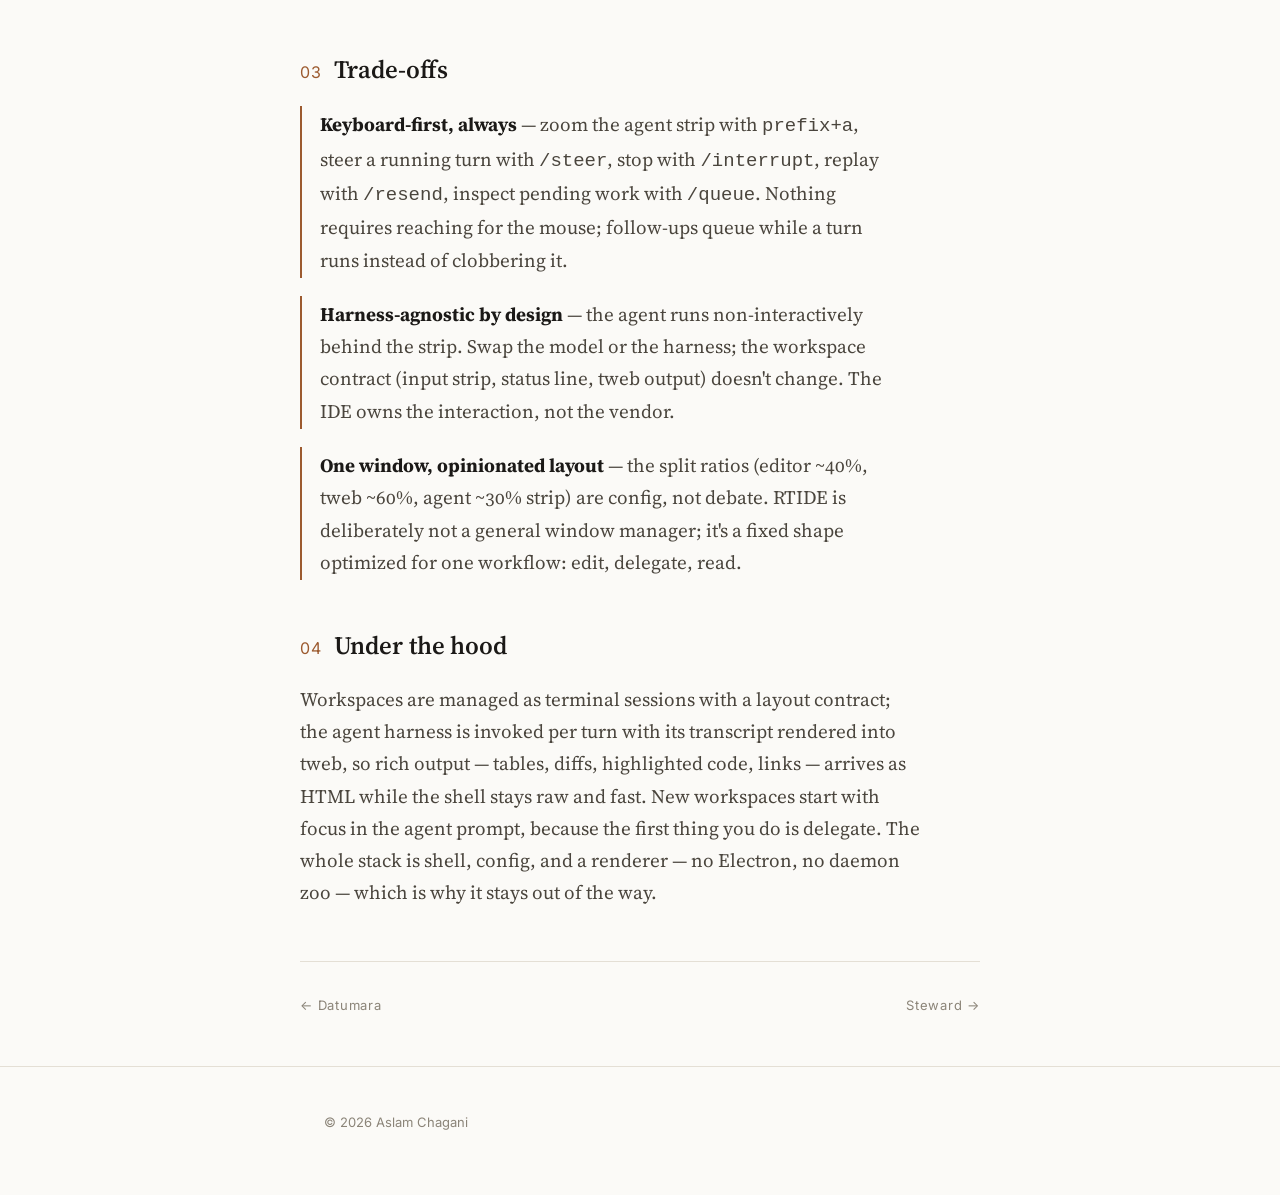
<file: projects/rtide.html>
<!DOCTYPE html>
<html lang="en">
<head>
<meta charset="UTF-8">
<meta name="viewport" content="width=device-width, initial-scale=1.0">
<title>RTIDE — a rich terminal IDE for agentic work · Aslam Chagani</title>
<meta name="description" content="A terminal-based agentic development workspace: the terminal stays the input surface, and substantive output renders as graphically rich HTML through tweb.">
<link rel="preconnect" href="https://fonts.googleapis.com">
<link rel="preconnect" href="https://fonts.gstatic.com" crossorigin>
<link href="https://fonts.googleapis.com/css2?family=Source+Serif+4:ital,opsz,wght@0,8..60,400;0,8..60,600;1,8..60,400&family=Inter:wght@400;500&display=swap" rel="stylesheet">
<link rel="stylesheet" href="../assets/style.css">
</head>
<body>

<nav><div class="wrap">
  <span class="mark">Aslam Chagani</span>
  <span class="links">
    <a href="../index.html#story">About</a>
    <a href="../index.html#work">Work</a>
    <a href="../index.html#career">Career</a>
    <a href="../index.html#contact">Contact</a>
  </span>
</div></nav>

<div class="wrap dive">
  <a class="back" href="../index.html#work">← Selected work</a>
  <h1>RTIDE</h1>
  <p class="tagline">Rich Terminal IDE — keep the speed of the terminal, get the expressive range of the web.</p>
  <div class="meta">
    <span><b>Stack:</b> Shell · Neovim · tweb (terminal web renderer) · agent harness</span>
    <span><b>Status:</b> Public, in daily use</span>
    <span><b>Links:</b> <a href="https://github.com/achagani/rtide">github.com/achagani/rtide</a> · <a href="https://achagani.github.io/rtide/">achagani.github.io/rtide</a></span>
  </div>

  <figure class="shot"><img src="../assets/shots/rtide-workspace.png" alt="RTIDE workspace with Neovim, rich tweb output, and the agent prompt — screenshot from the project's GitHub repo." loading="lazy"><figcaption>RTIDE workspace with Neovim, rich tweb output, and the agent prompt — screenshot from the project's GitHub repo.</figcaption></figure>

  <h2><span class="no">01</span>The problem</h2>
  <p>Agent-driven development lives in two unhappy worlds. In the terminal, everything — diffs,
  charts, plans, tables — collapses into a wall of Markdown, and the interesting output gets skimmed
  or lost. In the browser, output is beautiful but you've left the place where the work happens:
  files, shells, git, editors. Every switch costs context. The terminal's speed and composability are
  worth keeping; the web's expressiveness is worth having. Nobody had wired them together.</p>

  <h2><span class="no">02</span>The approach</h2>
  <p>RTIDE is a blended single-tool workspace. Neovim and a <strong>tweb</strong> renderer pane sit
  side by side; a thin agent strip at the bottom is exactly as tall as its content — a one-line
  status (<code>● idle</code>, <code>● working 12s · Edit src/app.py</code>, <code>● done</code>)
  and a prompt. The terminal stays the <em>input</em> surface; every substantive output from the
  agent is channeled through tweb and rendered as graphically rich HTML in its own pane. Type a
  request, keep working in the editor, read the result like a web page without leaving the terminal.</p>

  <h2><span class="no">03</span>Trade-offs</h2>
  <div class="trade"><b>Keyboard-first, always</b> — zoom the agent strip with
  <code>prefix+a</code>, steer a running turn with <code>/steer</code>, stop with
  <code>/interrupt</code>, replay with <code>/resend</code>, inspect pending work with
  <code>/queue</code>. Nothing requires reaching for the mouse; follow-ups queue while a turn runs
  instead of clobbering it.</div>
  <div class="trade"><b>Harness-agnostic by design</b> — the agent runs non-interactively behind the
  strip. Swap the model or the harness; the workspace contract (input strip, status line, tweb
  output) doesn't change. The IDE owns the interaction, not the vendor.</div>
  <div class="trade"><b>One window, opinionated layout</b> — the split ratios (editor ~40%, tweb
  ~60%, agent ~30% strip) are config, not debate. RTIDE is deliberately not a general window
  manager; it's a fixed shape optimized for one workflow: edit, delegate, read.</div>

  <h2><span class="no">04</span>Under the hood</h2>
  <p>Workspaces are managed as terminal sessions with a layout contract; the agent harness is invoked
  per turn with its transcript rendered into tweb, so rich output — tables, diffs, highlighted
  code, links — arrives as HTML while the shell stays raw and fast. New workspaces start with focus
  in the agent prompt, because the first thing you do is delegate. The whole stack is shell, config,
  and a renderer — no Electron, no daemon zoo — which is why it stays out of the way.</p>

  <div class="pager"><a href="datumara.html">&larr; Datumara</a><a href="steward.html">Steward →</a></div>
</div>

<footer><div class="wrap">
  <span class="fine">© 2026 Aslam Chagani</span>
</div></footer>

</body>
</html>
</file>
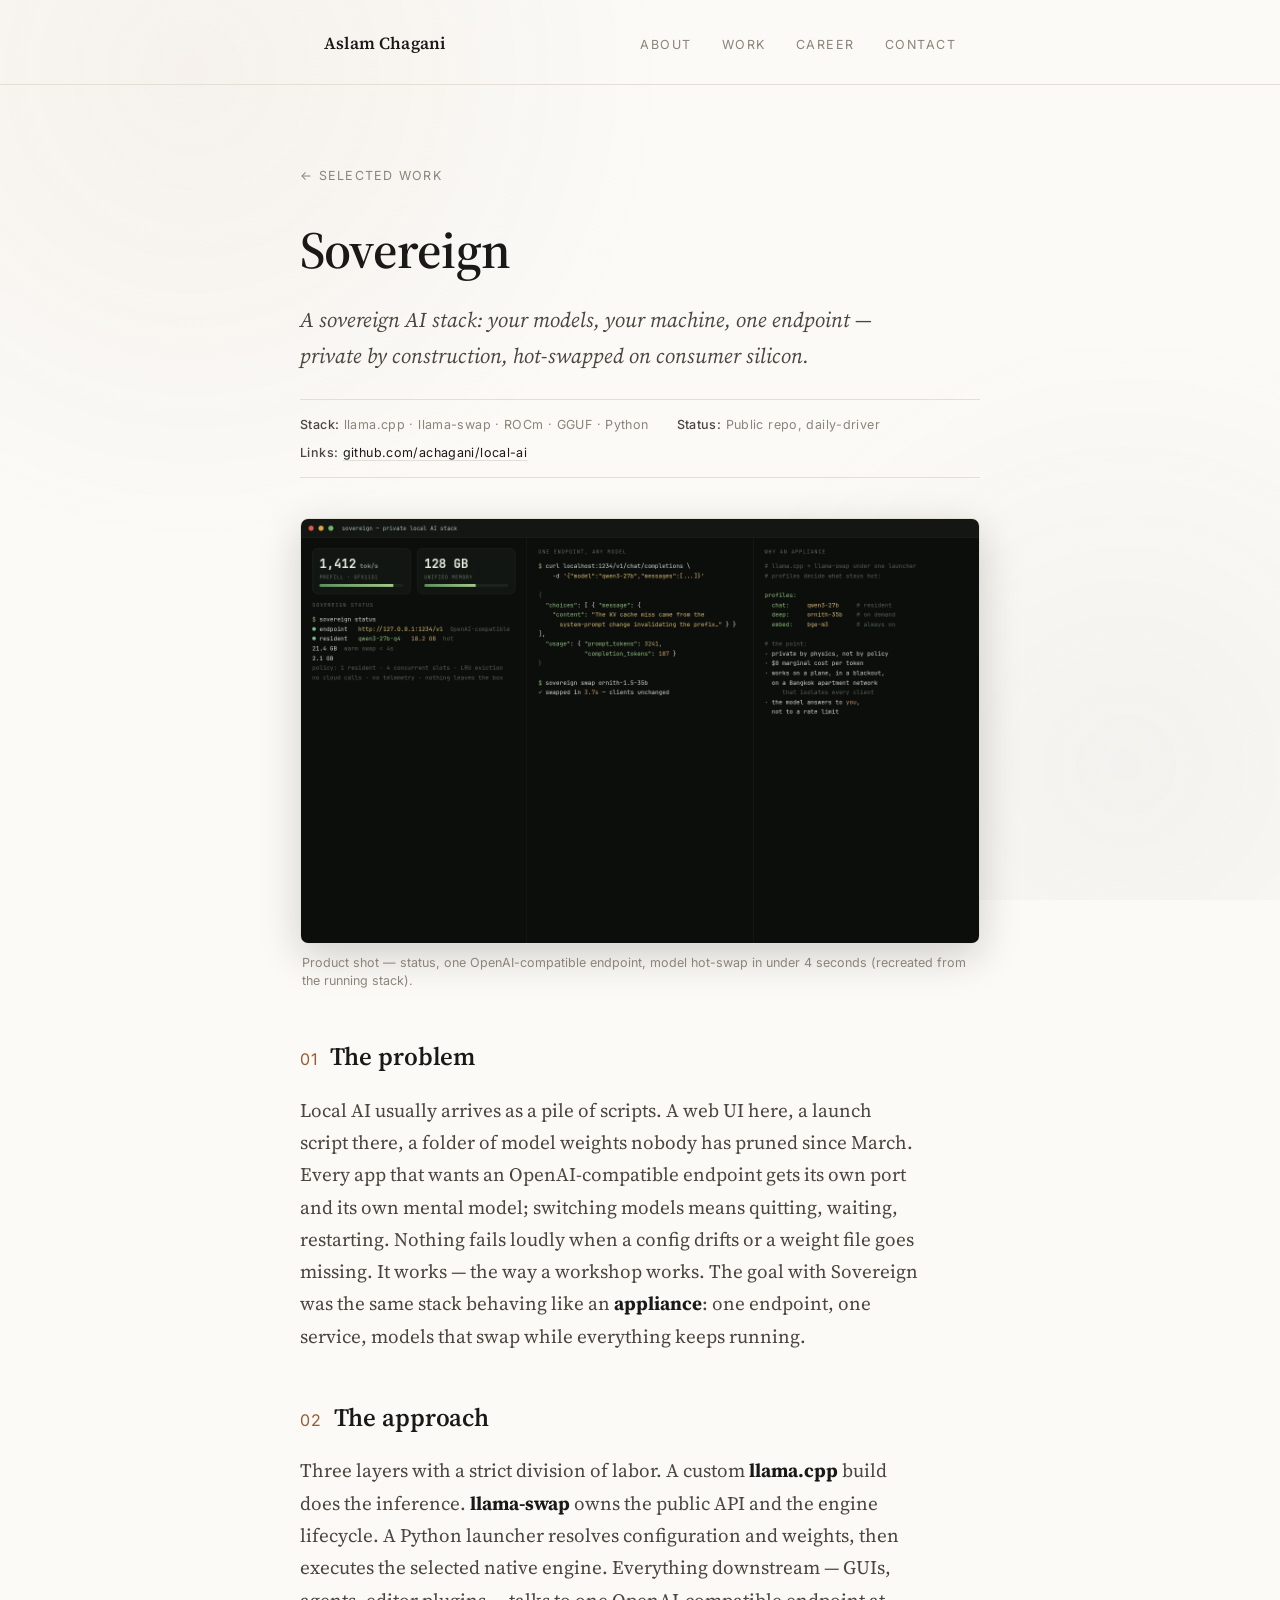
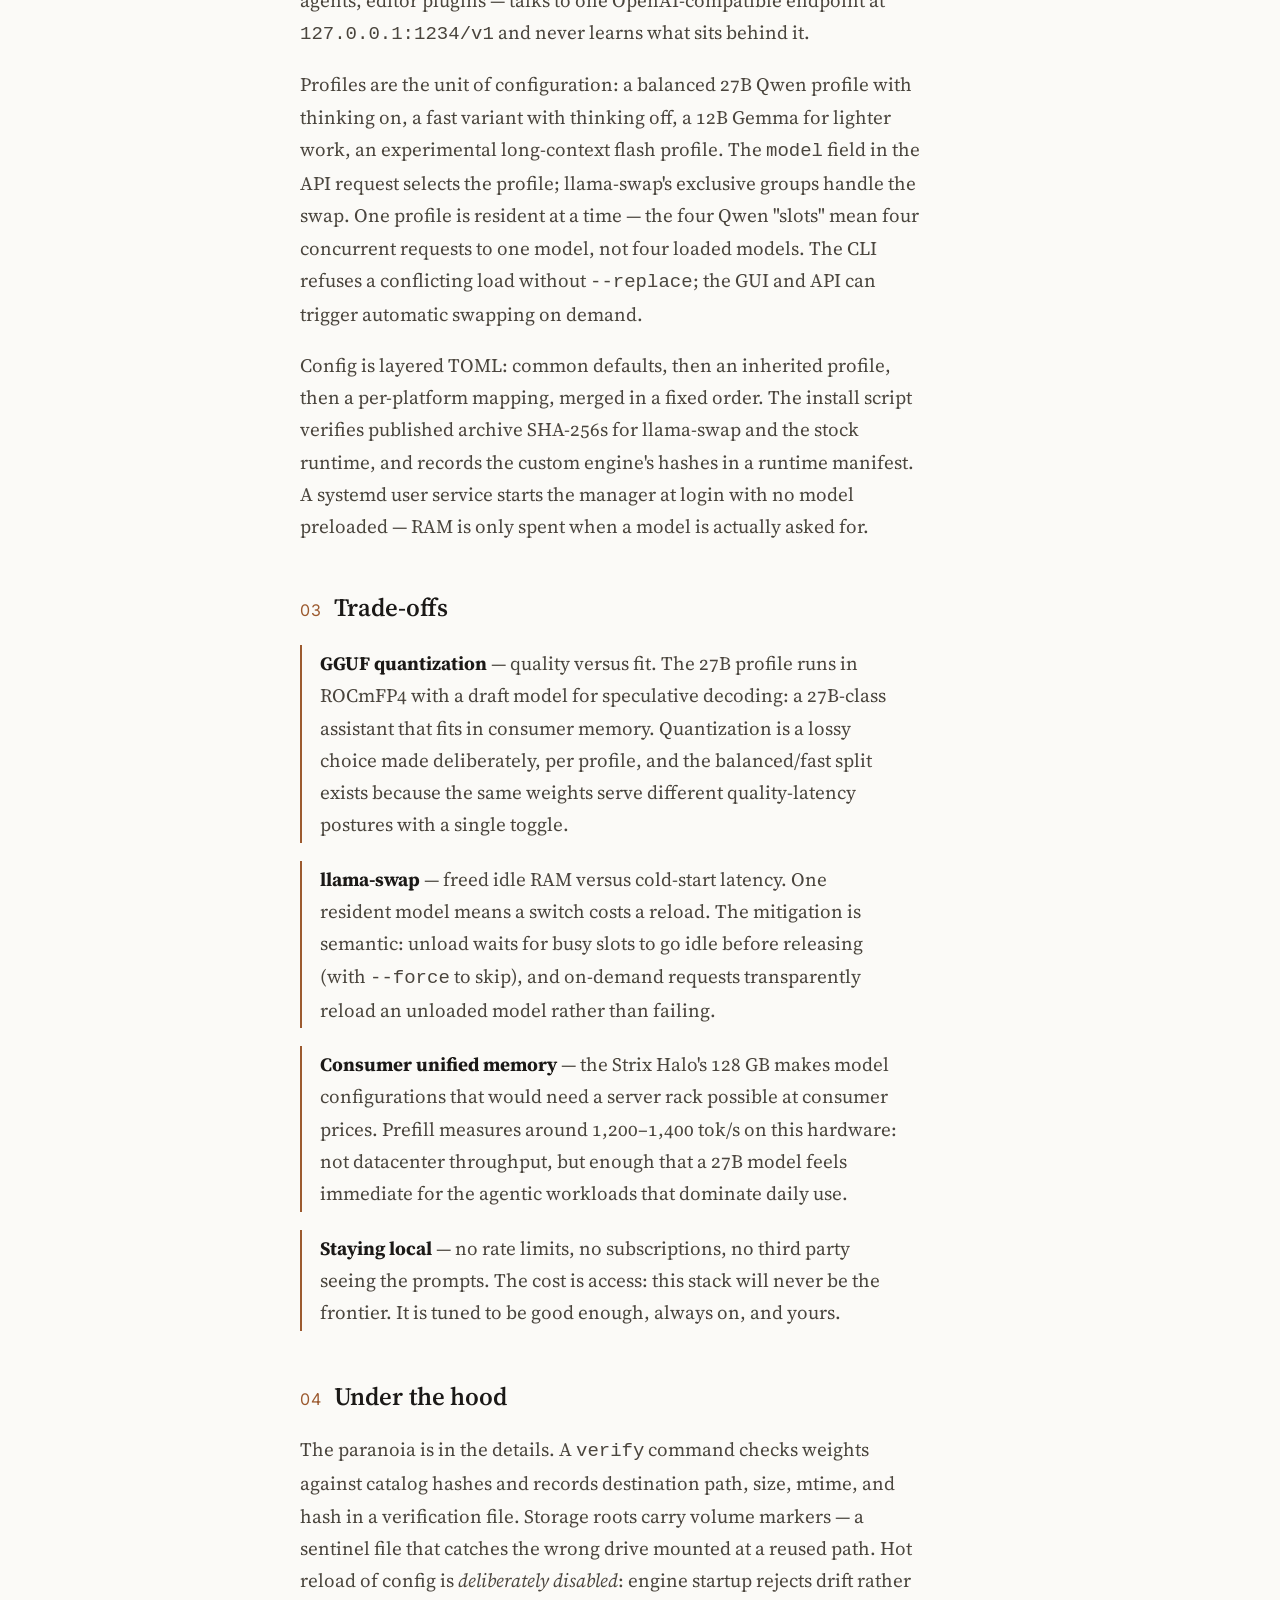
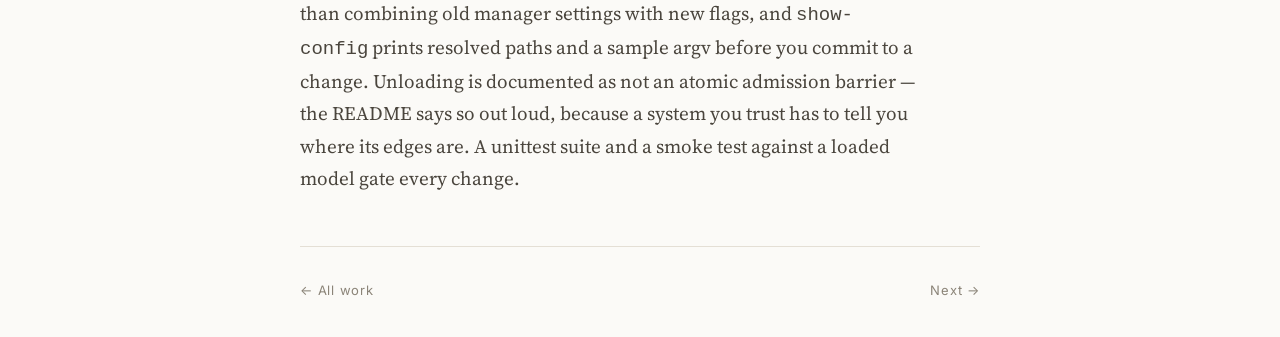
<file: projects/sovereign.html>
<!DOCTYPE html>
<html lang="en">
<head>
<meta charset="UTF-8">
<meta name="viewport" content="width=device-width, initial-scale=1.0">
<title>Sovereign — a private, local AI stack · Aslam Chagani</title>
<meta name="description" content="A local-first AI stack: llama.cpp and llama-swap on AMD Strix Halo — many models, one OpenAI-compatible endpoint, hot-swapped.">
<link rel="preconnect" href="https://fonts.googleapis.com">
<link rel="preconnect" href="https://fonts.gstatic.com" crossorigin>
<link href="https://fonts.googleapis.com/css2?family=Source+Serif+4:ital,opsz,wght@0,8..60,400;0,8..60,600;1,8..60,400&family=Inter:wght@400;500&display=swap" rel="stylesheet">
<link rel="stylesheet" href="../assets/style.css">
</head>
<body>

<nav><div class="wrap">
  <span class="mark">Aslam Chagani</span>
  <span class="links">
    <a href="../index.html#story">About</a>
    <a href="../index.html#work">Work</a>
    <a href="../index.html#career">Career</a>
    <a href="../index.html#contact">Contact</a>
  </span>
</div></nav>

<div class="wrap dive">
  <a class="back" href="../index.html#work">← Selected work</a>
  <h1>Sovereign</h1>
  <p class="tagline">A sovereign AI stack: your models, your machine, one endpoint — private by construction, hot-swapped on consumer silicon.</p>

  <div class="meta">
    <span><b>Stack:</b> llama.cpp · llama-swap · ROCm · GGUF · Python</span>
    <span><b>Status:</b> Public repo, daily-driver</span>
    <span><b>Links:</b> <a href="https://github.com/achagani/local-ai">github.com/achagani/local-ai</a></span>
  </div>
  <figure class="shot"><img src="../assets/shots/sovereign.png" alt="Product shot — status, one OpenAI-compatible endpoint, model hot-swap in under 4 seconds (recreated from the running stack)." loading="lazy"><figcaption>Product shot — status, one OpenAI-compatible endpoint, model hot-swap in under 4 seconds (recreated from the running stack).</figcaption></figure>


  <h2><span class="no">01</span>The problem</h2>
  <p>Local AI usually arrives as a pile of scripts. A web UI here, a launch script there, a
  folder of model weights nobody has pruned since March. Every app that wants an
  OpenAI-compatible endpoint gets its own port and its own mental model; switching models
  means quitting, waiting, restarting. Nothing fails loudly when a config drifts or a weight
  file goes missing. It works — the way a workshop works. The goal with Sovereign was the same
  stack behaving like an <strong>appliance</strong>: one endpoint, one service, models that
  swap while everything keeps running.</p>

  <h2><span class="no">02</span>The approach</h2>
  <p>Three layers with a strict division of labor. A custom <strong>llama.cpp</strong> build
  does the inference. <strong>llama-swap</strong> owns the public API and the engine
  lifecycle. A Python launcher resolves configuration and weights, then executes the
  selected native engine. Everything downstream — GUIs, agents, editor plugins — talks to
  one OpenAI-compatible endpoint at <code>127.0.0.1:1234/v1</code> and never learns what
  sits behind it.</p>
  <p>Profiles are the unit of configuration: a balanced 27B Qwen profile with thinking on, a
  fast variant with thinking off, a 12B Gemma for lighter work, an experimental long-context
  flash profile. The <code>model</code> field in the API request selects the profile;
  llama-swap's exclusive groups handle the swap. One profile is resident at a time — the four
  Qwen "slots" mean four concurrent requests to one model, not four loaded models. The CLI
  refuses a conflicting load without <code>--replace</code>; the GUI and API can trigger
  automatic swapping on demand.</p>
  <p>Config is layered TOML: common defaults, then an inherited profile, then a per-platform
  mapping, merged in a fixed order. The install script verifies published archive SHA-256s
  for llama-swap and the stock runtime, and records the custom engine's hashes in a runtime
  manifest. A systemd user service starts the manager at login with no model preloaded — RAM
  is only spent when a model is actually asked for.</p>

  <h2><span class="no">03</span>Trade-offs</h2>
  <div class="trade"><b>GGUF quantization</b> — quality versus fit. The 27B profile runs in
  ROCmFP4 with a draft model for speculative decoding: a 27B-class assistant that fits in
  consumer memory. Quantization is a lossy choice made deliberately, per profile, and the
  balanced/fast split exists because the same weights serve different quality-latency
  postures with a single toggle.</div>
  <div class="trade"><b>llama-swap</b> — freed idle RAM versus cold-start latency. One
  resident model means a switch costs a reload. The mitigation is semantic: unload waits for
  busy slots to go idle before releasing (with <code>--force</code> to skip), and on-demand
  requests transparently reload an unloaded model rather than failing.</div>
  <div class="trade"><b>Consumer unified memory</b> — the Strix Halo's 128 GB makes
  model configurations that would need a server rack possible at consumer prices. Prefill
  measures around 1,200–1,400 tok/s on this hardware: not datacenter throughput, but enough
  that a 27B model feels immediate for the agentic workloads that dominate daily use.</div>
  <div class="trade"><b>Staying local</b> — no rate limits, no subscriptions, no third party
  seeing the prompts. The cost is access: this stack will never be the frontier. It is tuned
  to be good enough, always on, and yours.</div>

  <h2><span class="no">04</span>Under the hood</h2>
  <p>The paranoia is in the details. A <code>verify</code> command checks weights against
  catalog hashes and records destination path, size, mtime, and hash in a verification file.
  Storage roots carry volume markers — a sentinel file that catches the wrong drive mounted at
  a reused path. Hot reload of config is <em>deliberately disabled</em>: engine startup
  rejects drift rather than combining old manager settings with new flags, and
  <code>show-config</code> prints resolved paths and a sample argv before you commit to a
  change. Unloading is documented as not an atomic admission barrier — the README says so
  out loud, because a system you trust has to tell you where its edges are. A unittest suite
  and a smoke test against a loaded model gate every change.</p>

  <div class="pager">
    <a href="../index.html#work">← All work</a>
    <a href="g-helper-linux.html">Next →</a>
  </div>
</div>

</body>
</html>
</file>
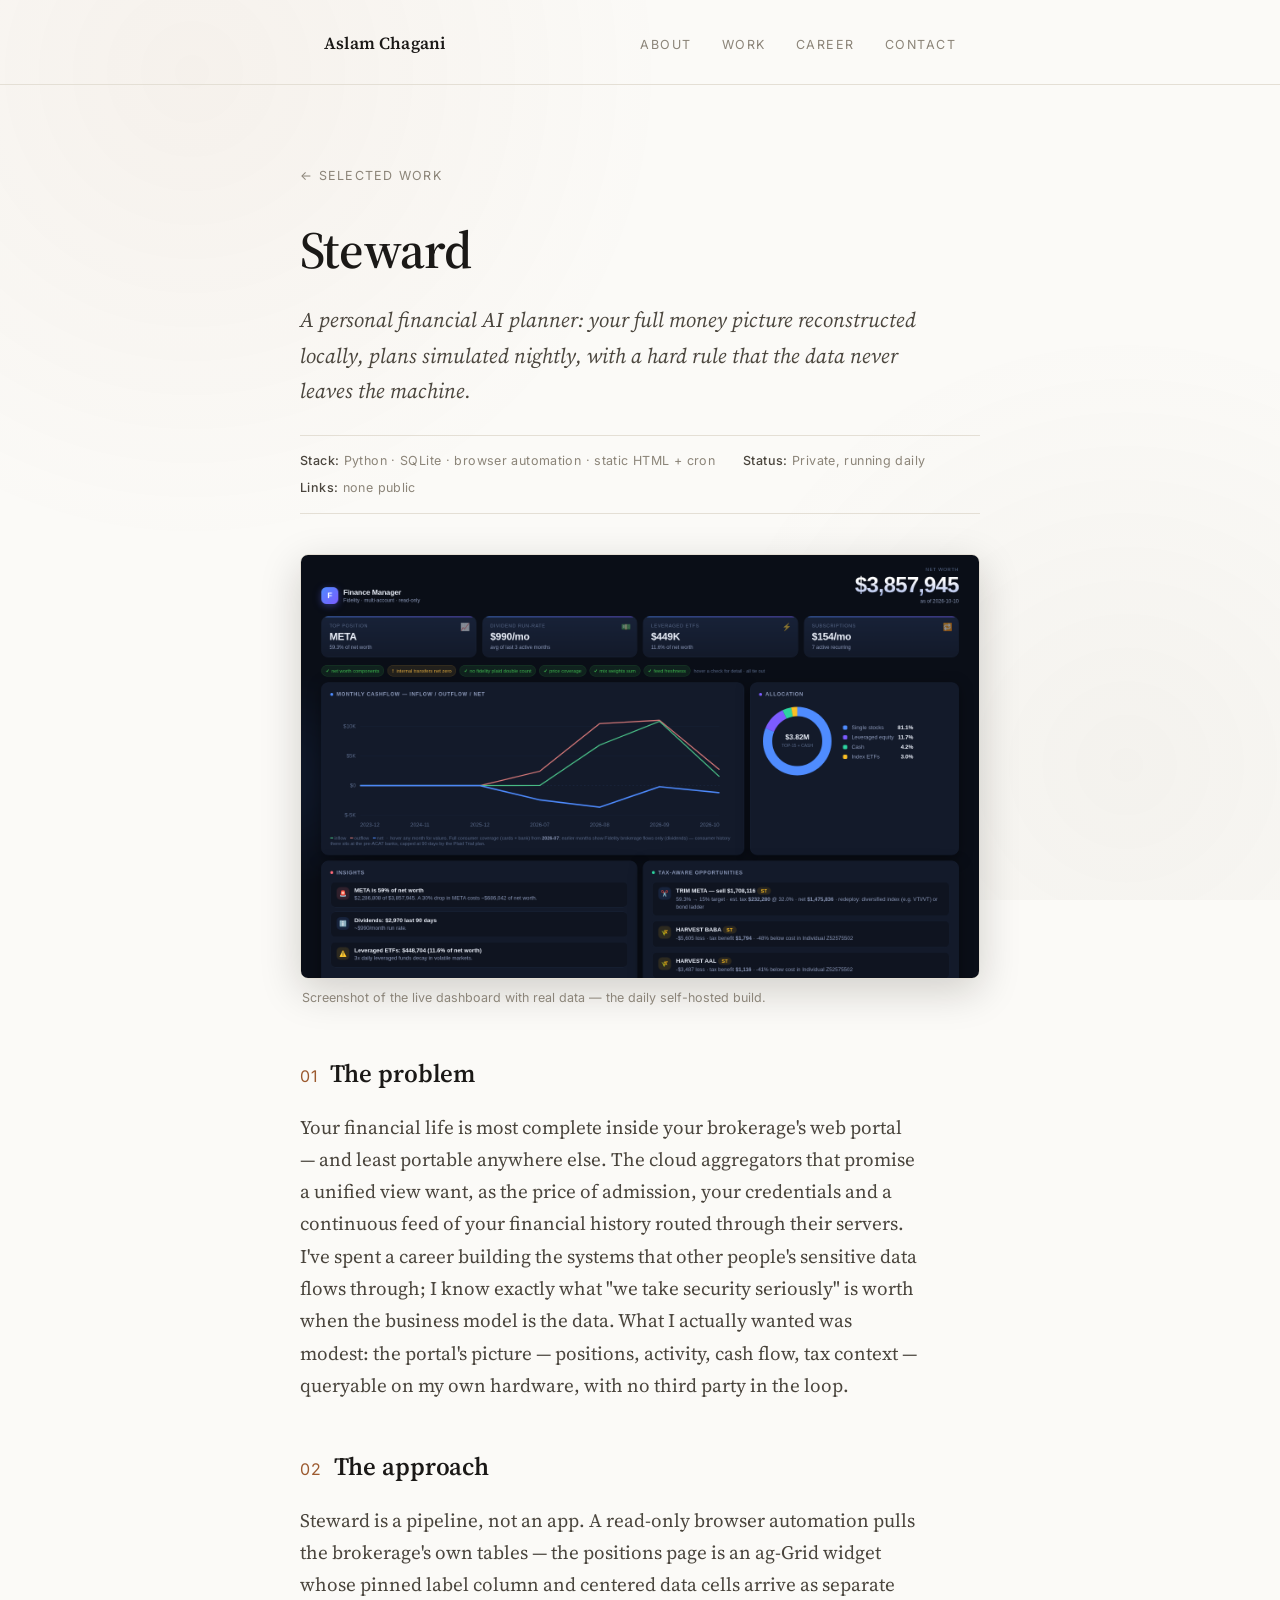
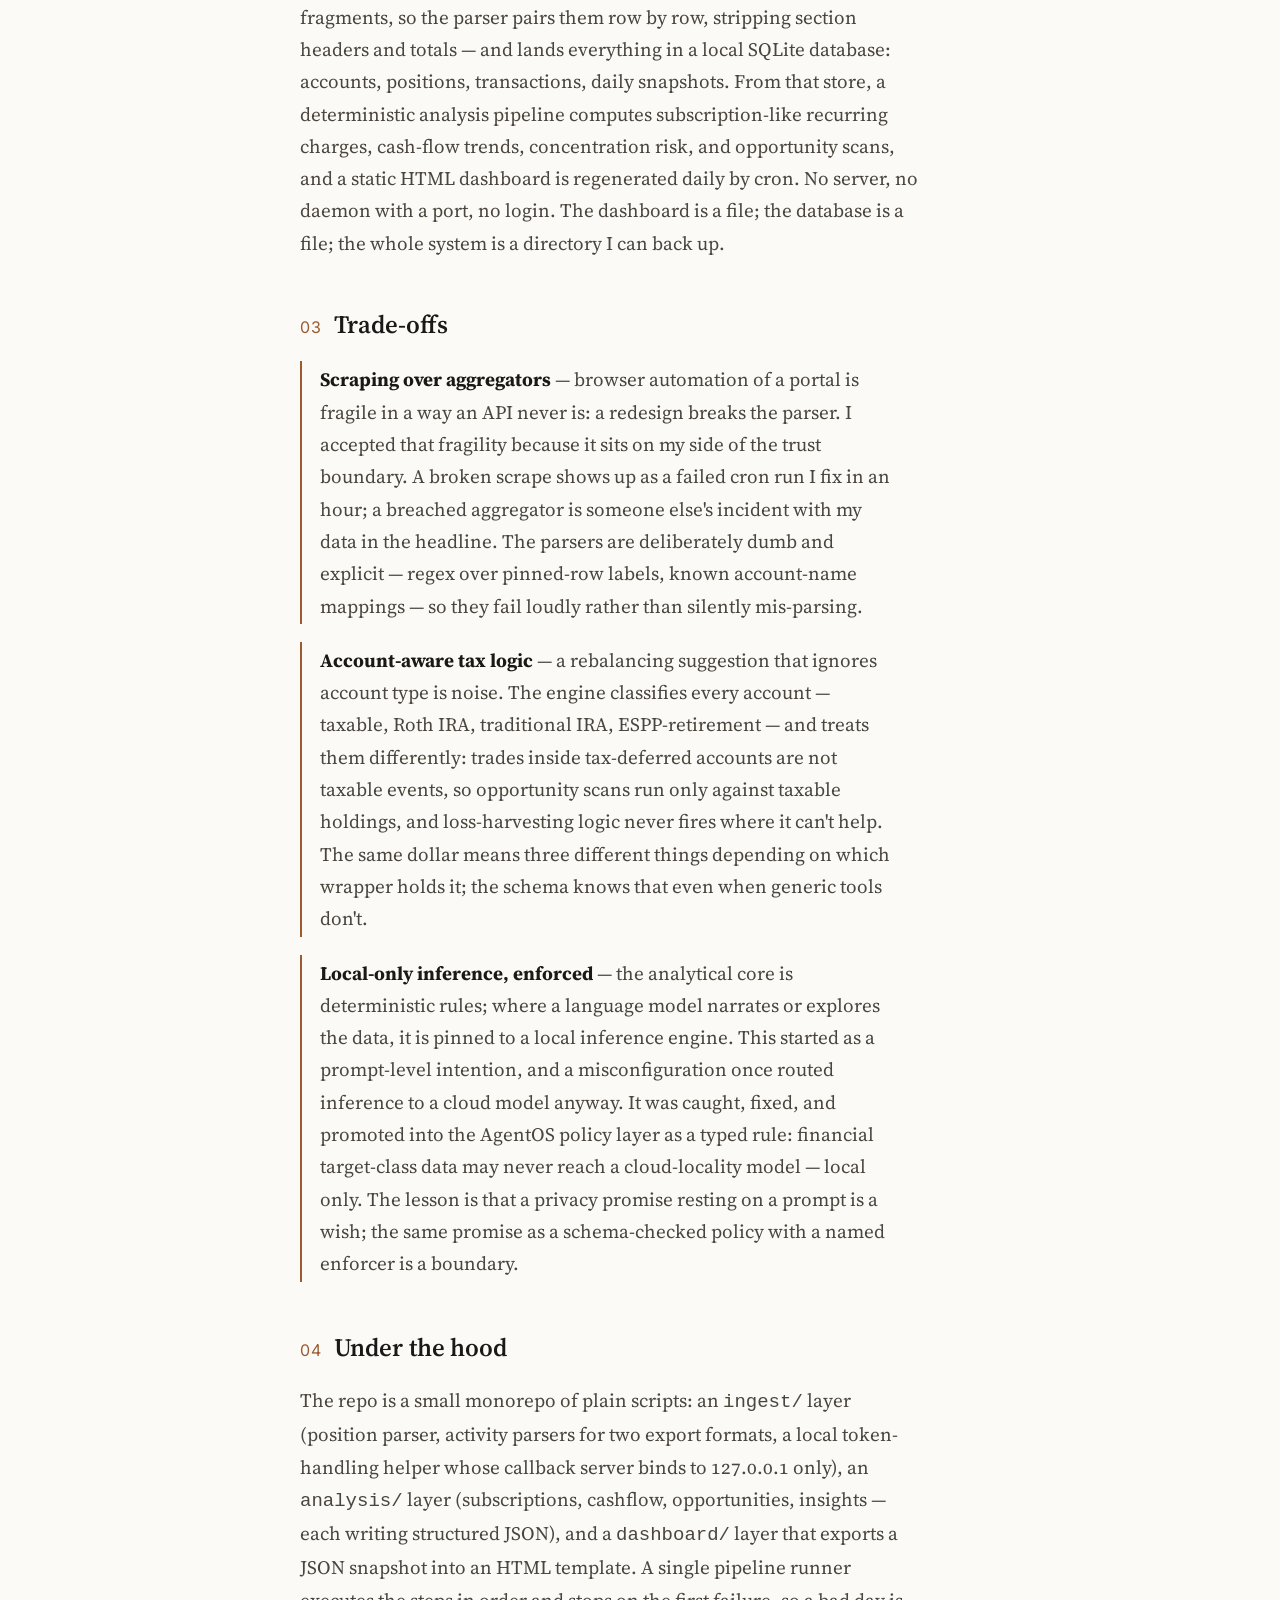
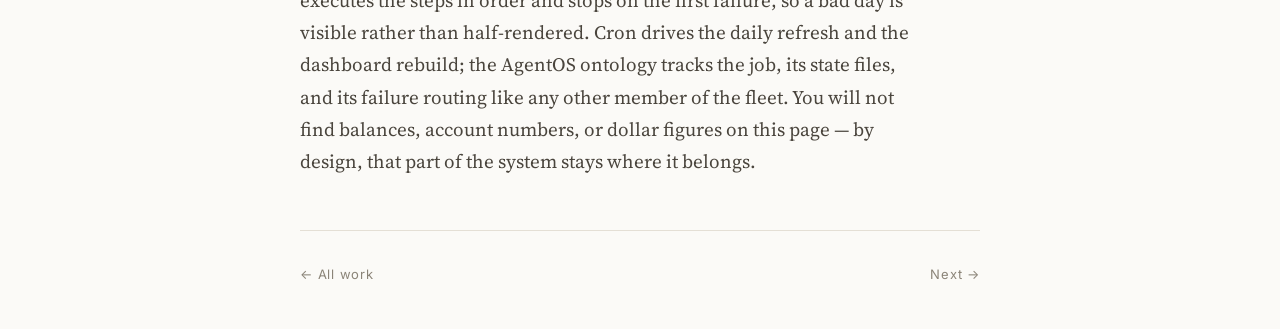
<file: projects/steward.html>
<!DOCTYPE html>
<html lang="en">
<head>
<meta charset="UTF-8">
<meta name="viewport" content="width=device-width, initial-scale=1.0">
<title>Steward — a personal financial AI planner · Aslam Chagani</title>
<meta name="description" content="Read-only brokerage ingestion, account-aware tax logic, and local-only inference: a personal finance dashboard where the data never leaves the machine.">
<link rel="preconnect" href="https://fonts.googleapis.com">
<link rel="preconnect" href="https://fonts.gstatic.com" crossorigin>
<link href="https://fonts.googleapis.com/css2?family=Source+Serif+4:ital,opsz,wght@0,8..60,400;0,8..60,600;1,8..60,400&family=Inter:wght@400;500&display=swap" rel="stylesheet">
<link rel="stylesheet" href="../assets/style.css">
</head>
<body>

<nav><div class="wrap">
  <span class="mark">Aslam Chagani</span>
  <span class="links">
    <a href="../index.html#story">About</a>
    <a href="../index.html#work">Work</a>
    <a href="../index.html#career">Career</a>
    <a href="../index.html#contact">Contact</a>
  </span>
</div></nav>

<div class="wrap dive">
  <a class="back" href="../index.html#work">← Selected work</a>
  <h1>Steward</h1>
  <p class="tagline">A personal financial AI planner: your full money picture reconstructed locally, plans simulated nightly, with a hard rule that the data never leaves the machine.</p>
  <div class="meta">
    <span><b>Stack:</b> Python · SQLite · browser automation · static HTML + cron</span>
    <span><b>Status:</b> Private, running daily</span>
    <span><b>Links:</b> none public</span>
  </div>
  <figure class="shot"><img src="../assets/shots/steward.png" alt="Screenshot of the live dashboard with real data — the daily self-hosted build." loading="lazy"><figcaption>Screenshot of the live dashboard with real data — the daily self-hosted build.</figcaption></figure>


  <h2><span class="no">01</span>The problem</h2>
  <p>Your financial life is most complete inside your brokerage's web portal — and least portable
  anywhere else. The cloud aggregators that promise a unified view want, as the price of admission,
  your credentials and a continuous feed of your financial history routed through their servers. I've
  spent a career building the systems that other people's sensitive data flows through; I know exactly
  what "we take security seriously" is worth when the business model is the data. What I actually
  wanted was modest: the portal's picture — positions, activity, cash flow, tax context — queryable
  on my own hardware, with no third party in the loop.</p>

  <h2><span class="no">02</span>The approach</h2>
  <p>Steward is a pipeline, not an app. A read-only browser automation pulls the brokerage's own
  tables — the positions page is an ag-Grid widget whose pinned label column and centered data cells
  arrive as separate fragments, so the parser pairs them row by row, stripping section headers and
  totals — and lands everything in a local SQLite database: accounts, positions, transactions, daily
  snapshots. From that store, a deterministic analysis pipeline computes subscription-like
  recurring charges, cash-flow trends, concentration risk, and opportunity scans, and a static HTML
  dashboard is regenerated daily by cron. No server, no daemon with a port, no login. The dashboard
  is a file; the database is a file; the whole system is a directory I can back up.</p>

  <h2><span class="no">03</span>Trade-offs</h2>
  <div class="trade"><b>Scraping over aggregators</b> — browser automation of a portal is fragile in
  a way an API never is: a redesign breaks the parser. I accepted that fragility because it sits on my
  side of the trust boundary. A broken scrape shows up as a failed cron run I fix in an hour; a
  breached aggregator is someone else's incident with my data in the headline. The parsers are
  deliberately dumb and explicit — regex over pinned-row labels, known account-name mappings — so they
  fail loudly rather than silently mis-parsing.</div>
  <div class="trade"><b>Account-aware tax logic</b> — a rebalancing suggestion that ignores account
  type is noise. The engine classifies every account — taxable, Roth IRA, traditional IRA,
  ESPP-retirement — and treats them differently: trades inside tax-deferred accounts are not taxable
  events, so opportunity scans run only against taxable holdings, and loss-harvesting logic never
  fires where it can't help. The same dollar means three different things depending on which wrapper
  holds it; the schema knows that even when generic tools don't.</div>
  <div class="trade"><b>Local-only inference, enforced</b> — the analytical core is deterministic
  rules; where a language model narrates or explores the data, it is pinned to a local inference
  engine. This started as a prompt-level intention, and a misconfiguration once routed inference to a
  cloud model anyway. It was caught, fixed, and promoted into the AgentOS policy layer as a typed rule:
  financial target-class data may never reach a cloud-locality model — local only. The lesson is that
  a privacy promise resting on a prompt is a wish; the same promise as a schema-checked policy with a
  named enforcer is a boundary.</div>

  <h2><span class="no">04</span>Under the hood</h2>
  <p>The repo is a small monorepo of plain scripts: an <code>ingest/</code> layer (position parser,
  activity parsers for two export formats, a local token-handling helper whose callback server binds
  to 127.0.0.1 only), an <code>analysis/</code> layer (subscriptions, cashflow, opportunities,
  insights — each writing structured JSON), and a <code>dashboard/</code> layer that exports a JSON
  snapshot into an HTML template. A single pipeline runner executes the steps in order and stops on
  the first failure, so a bad day is visible rather than half-rendered. Cron drives the daily refresh
  and the dashboard rebuild; the AgentOS ontology tracks the job, its state files, and its failure
  routing like any other member of the fleet. You will not find balances, account numbers, or dollar
  figures on this page — by design, that part of the system stays where it belongs.</p>

  <div class="pager"><a href="../index.html#work">← All work</a><a href="nestfinder.html">Next →</a></div>
</div>

</body>
</html>
</file>
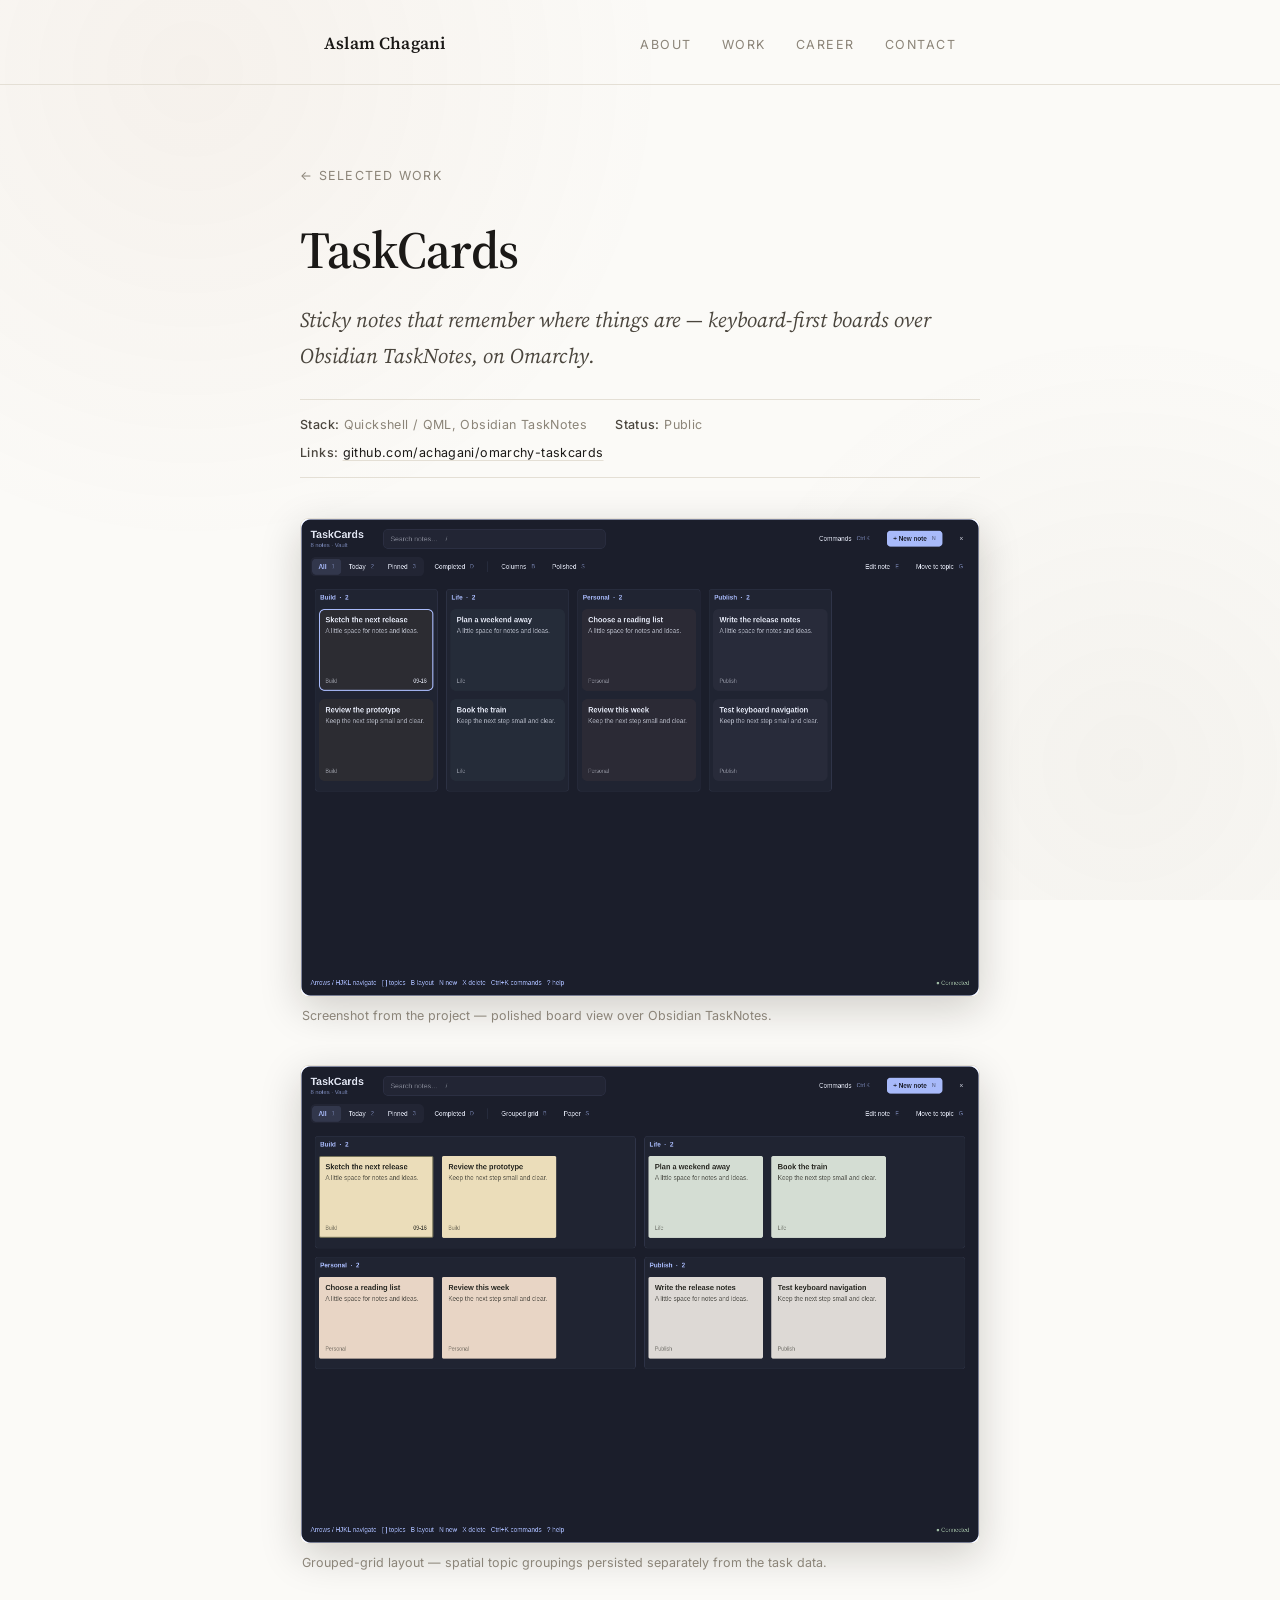
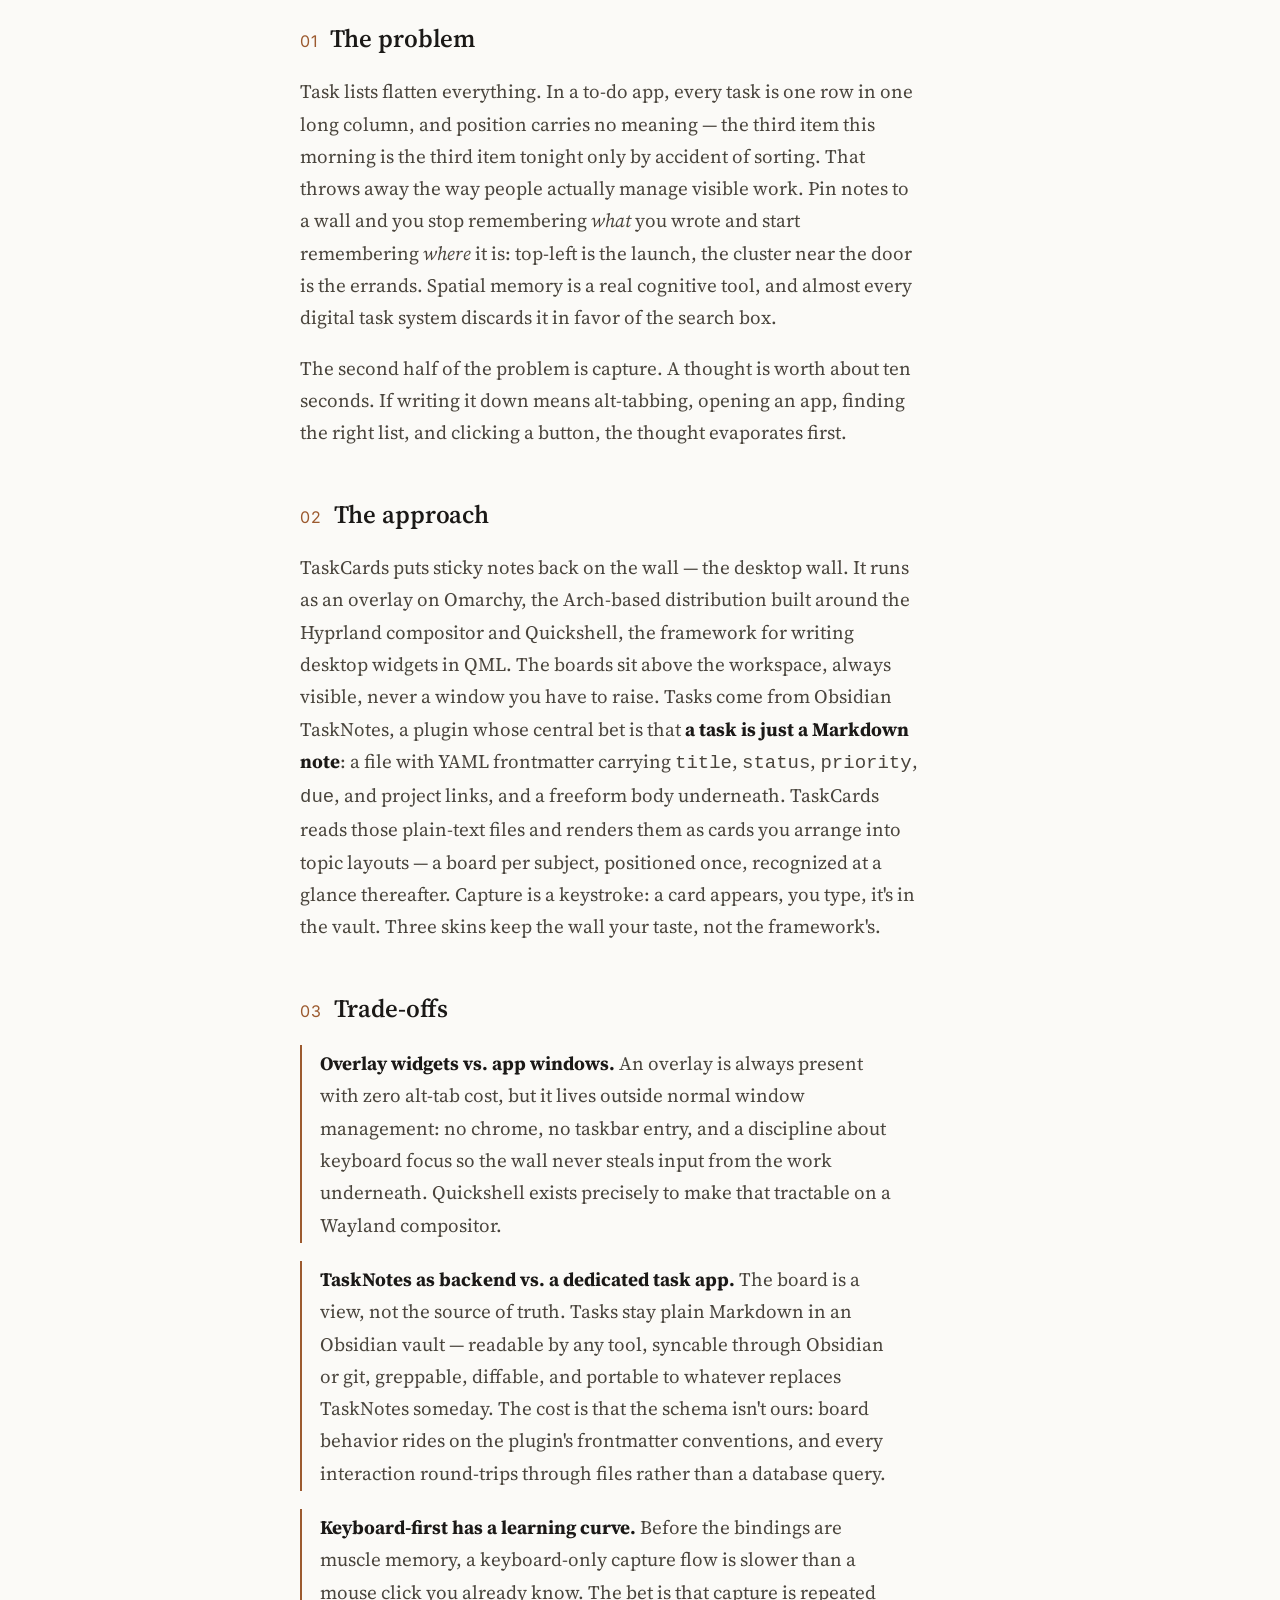
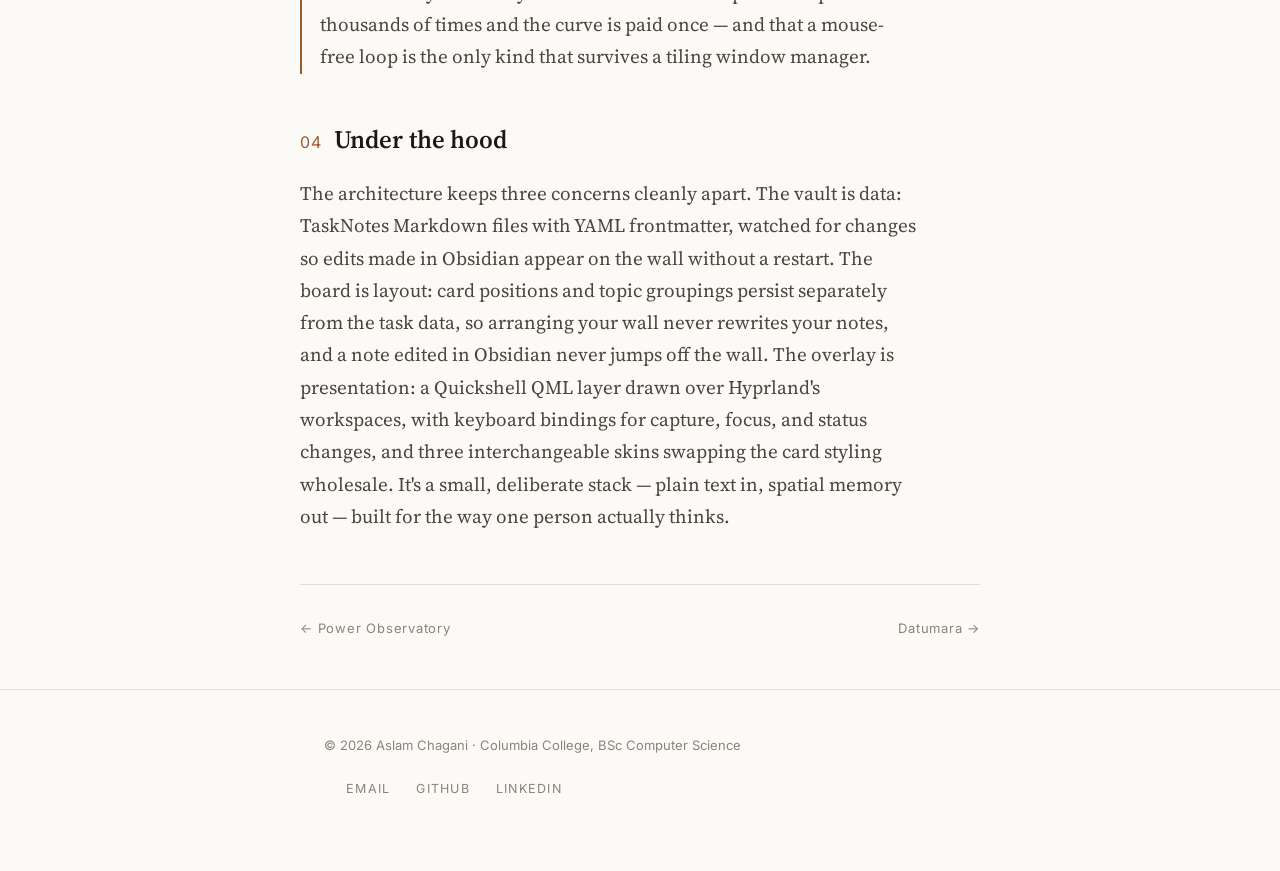
<file: projects/taskcards.html>
<!DOCTYPE html>
<html lang="en">
<head>
<meta charset="UTF-8">
<meta name="viewport" content="width=device-width, initial-scale=1.0">
<title>TaskCards — keyboard-first sticky-note boards over Obsidian TaskNotes</title>
<meta name="description" content="Spatial, keyboard-first sticky-note task boards over Obsidian TaskNotes on Omarchy: topic layouts, quick capture, and three skins.">
<link rel="preconnect" href="https://fonts.googleapis.com">
<link rel="preconnect" href="https://fonts.gstatic.com" crossorigin>
<link href="https://fonts.googleapis.com/css2?family=Source+Serif+4:ital,opsz,wght@0,8..60,400;0,8..60,600;1,8..60,400&family=Inter:wght@400;500&display=swap" rel="stylesheet">
<link rel="stylesheet" href="../assets/style.css">
</head>
<body>

<nav><div class="wrap">
  <span class="mark">Aslam Chagani</span>
  <span class="links">
    <a href="../index.html#story">About</a>
    <a href="../index.html#work">Work</a>
    <a href="../index.html#career">Career</a>
    <a href="../index.html#contact">Contact</a>
  </span>
</div></nav>

<div class="wrap dive">
  <a class="back" href="../index.html#work">&larr; Selected work</a>
  <h1>TaskCards</h1>
  <p class="tagline">Sticky notes that remember where things are — keyboard-first boards over Obsidian TaskNotes, on Omarchy.</p>
  <div class="meta">
    <span><b>Stack:</b> Quickshell / QML, Obsidian TaskNotes</span>
    <span><b>Status:</b> Public</span>
    <span><b>Links:</b> <a href="https://github.com/achagani/omarchy-taskcards">github.com/achagani/omarchy-taskcards</a></span>
  </div>
  <figure class="shot"><img src="../assets/shots/taskcards.png" alt="Screenshot from the project — polished board view over Obsidian TaskNotes." loading="lazy"><figcaption>Screenshot from the project — polished board view over Obsidian TaskNotes.</figcaption></figure>

  <figure class="shot"><img src="../assets/shots/taskcards-grid.png" alt="Grouped-grid layout — spatial topic groupings persisted separately from the task data." loading="lazy"><figcaption>Grouped-grid layout — spatial topic groupings persisted separately from the task data.</figcaption></figure>


  <h2><span class="no">01</span>The problem</h2>
  <p>Task lists flatten everything. In a to-do app, every task is one row in one long column, and position carries no meaning — the third item this morning is the third item tonight only by accident of sorting. That throws away the way people actually manage visible work. Pin notes to a wall and you stop remembering <em>what</em> you wrote and start remembering <em>where</em> it is: top-left is the launch, the cluster near the door is the errands. Spatial memory is a real cognitive tool, and almost every digital task system discards it in favor of the search box.</p>
  <p>The second half of the problem is capture. A thought is worth about ten seconds. If writing it down means alt-tabbing, opening an app, finding the right list, and clicking a button, the thought evaporates first.</p>

  <h2><span class="no">02</span>The approach</h2>
  <p>TaskCards puts sticky notes back on the wall — the desktop wall. It runs as an overlay on Omarchy, the Arch-based distribution built around the Hyprland compositor and Quickshell, the framework for writing desktop widgets in QML. The boards sit above the workspace, always visible, never a window you have to raise. Tasks come from Obsidian TaskNotes, a plugin whose central bet is that <strong>a task is just a Markdown note</strong>: a file with YAML frontmatter carrying <code>title</code>, <code>status</code>, <code>priority</code>, <code>due</code>, and project links, and a freeform body underneath. TaskCards reads those plain-text files and renders them as cards you arrange into topic layouts — a board per subject, positioned once, recognized at a glance thereafter. Capture is a keystroke: a card appears, you type, it's in the vault. Three skins keep the wall your taste, not the framework's.</p>

  <h2><span class="no">03</span>Trade-offs</h2>
  <div class="trade"><b>Overlay widgets vs. app windows.</b> An overlay is always present with zero alt-tab cost, but it lives outside normal window management: no chrome, no taskbar entry, and a discipline about keyboard focus so the wall never steals input from the work underneath. Quickshell exists precisely to make that tractable on a Wayland compositor.</div>
  <div class="trade"><b>TaskNotes as backend vs. a dedicated task app.</b> The board is a view, not the source of truth. Tasks stay plain Markdown in an Obsidian vault — readable by any tool, syncable through Obsidian or git, greppable, diffable, and portable to whatever replaces TaskNotes someday. The cost is that the schema isn't ours: board behavior rides on the plugin's frontmatter conventions, and every interaction round-trips through files rather than a database query.</div>
  <div class="trade"><b>Keyboard-first has a learning curve.</b> Before the bindings are muscle memory, a keyboard-only capture flow is slower than a mouse click you already know. The bet is that capture is repeated thousands of times and the curve is paid once — and that a mouse-free loop is the only kind that survives a tiling window manager.</div>

  <h2><span class="no">04</span>Under the hood</h2>
  <p>The architecture keeps three concerns cleanly apart. The vault is data: TaskNotes Markdown files with YAML frontmatter, watched for changes so edits made in Obsidian appear on the wall without a restart. The board is layout: card positions and topic groupings persist separately from the task data, so arranging your wall never rewrites your notes, and a note edited in Obsidian never jumps off the wall. The overlay is presentation: a Quickshell QML layer drawn over Hyprland's workspaces, with keyboard bindings for capture, focus, and status changes, and three interchangeable skins swapping the card styling wholesale. It's a small, deliberate stack — plain text in, spatial memory out — built for the way one person actually thinks.</p>

  <div class="pager">
    <a href="power-observatory.html">&larr; Power Observatory</a>
    <a href="datumara.html">Datumara &rarr;</a>
  </div>
</div>

<footer><div class="wrap">
  <span class="fine">&copy; 2026 Aslam Chagani &middot; Columbia College, BSc Computer Science</span>
  <span class="links">
    <a href="mailto:chagani.aslam@gmail.com">Email</a>
    <a href="https://github.com/achagani">GitHub</a>
    <a href="https://linkedin.com/in/achagani">LinkedIn</a>
  </span>
</div></footer>

</body>
</html>
</file>
<file: assets/style.css>
/* achagani.com — editorial. Type is the design. */
:root {
  --paper: #FBFAF7;
  --ink: #1B1917;
  --ink-soft: #4A453D;
  --ink-faint: #8B8478;
  --accent: #9C5A2F;
  --copper: #9C5A2F; /* legacy alias for deep-dive pages */
  --rule: #E4DFD5;
  --serif: 'Source Serif 4', 'Iowan Old Style', Georgia, serif;
  --sans: 'Inter', -apple-system, sans-serif;
}
* { box-sizing: border-box; margin: 0; padding: 0; }
html { scroll-behavior: smooth; }
body {
  background: var(--paper);
  color: var(--ink);
  font-family: var(--serif);
  font-size: 19px;
  line-height: 1.7;
  font-feature-settings: "kern", "liga", "onum";
  -webkit-font-smoothing: antialiased;
  text-rendering: optimizeLegibility;
}
.wrap { max-width: 680px; margin: 0 auto; padding: 0 24px; }
p { hanging-punctuation: first; }
a {
  color: var(--ink);
  text-decoration: underline;
  text-decoration-color: var(--rule);
  text-decoration-thickness: 1px;
  text-underline-offset: 3px;
  transition: text-decoration-color .15s, color .15s;
}
a:hover { color: var(--accent); text-decoration-color: var(--accent); }

/* ── ambient background: barely-there warmth in motion ── */
body::before {
  content: '';
  position: fixed; inset: 0; z-index: -1; pointer-events: none;
  background:
    radial-gradient(60vmax 60vmax at 15% 8%,  rgba(156, 90, 47, .055), transparent 62%),
    radial-gradient(55vmax 55vmax at 88% 85%, rgba(112, 96, 66, .05),  transparent 62%);
  animation: drift 52s ease-in-out infinite alternate;
}
@keyframes drift {
  0%   { transform: translate3d(0, 0, 0) scale(1); }
  50%  { transform: translate3d(2.5%, -2%, 0) scale(1.06); }
  100% { transform: translate3d(-2%, 2.5%, 0) scale(1.03); }
}
@media (prefers-reduced-motion: reduce) {
  body::before { animation: none; }
}

/* ── masthead ─────────────────────────────── */
nav {
  padding: 26px 0;
  border-bottom: 1px solid var(--rule);
}
nav .wrap { display: flex; justify-content: space-between; align-items: baseline; }
nav .mark { font-weight: 600; font-size: 17px; letter-spacing: .01em; }
nav .mark a { text-decoration: none; }
nav .links a {
  color: var(--ink-faint); margin-left: 26px; text-decoration: none;
  font-family: var(--sans); font-size: 12.5px; letter-spacing: .12em;
  text-transform: uppercase;
}
nav .links a:hover { color: var(--accent); }

/* ── opening ──────────────────────────────── */
header.opening { padding: 96px 0 72px; }
.opening .name {
  font-size: clamp(44px, 7vw, 68px); font-weight: 600;
  line-height: 1.05; letter-spacing: -.02em;
}
.opening .standfirst {
  margin-top: 28px; font-size: 23px; line-height: 1.55;
  color: var(--ink-soft); font-style: italic; max-width: 600px;
}
.opening .standfirst em { font-style: normal; color: var(--accent); }

/* ── sections ─────────────────────────────── */
section { padding: 64px 0; border-top: 1px solid var(--rule); }
.sec-label {
  font-family: var(--sans); font-size: 11.5px; letter-spacing: .18em;
  text-transform: uppercase; color: var(--accent); margin-bottom: 26px;
}
h2.sec-title {
  font-size: 32px; font-weight: 600; letter-spacing: -.01em;
  margin-bottom: 28px; line-height: 1.2;
}

/* ── about prose ──────────────────────────── */
.prose p { margin-bottom: 22px; color: var(--ink-soft); max-width: 62ch; }
.prose p strong { color: var(--ink); font-weight: 600; }
.prose.dropcap > p:first-of-type::first-letter {
  float: left; font-size: 76px; line-height: .82; font-weight: 600;
  padding: 8px 12px 0 0; color: var(--ink);
}
.prose blockquote {
  margin: 28px 0; padding-left: 22px; border-left: 2px solid var(--accent);
  font-style: italic; color: var(--ink-soft); font-size: 20px;
}

/* ── work index (editorial list, not cards) ── */
.worklist { list-style: none; }
.worklist li {
  display: grid; grid-template-columns: 44px 320px 1fr; gap: 0 24px;
  padding: 26px 0; border-bottom: 1px solid var(--rule);
  align-items: start;
}
.worklist li:first-child { border-top: 1px solid var(--rule); }
.worklist .n {
  font-family: var(--sans); font-size: 12px; color: var(--ink-faint);
  letter-spacing: .08em; padding-top: 6px;
}
.worklist .w-thumb { display: block; text-decoration: none; }
.worklist .w-thumb img {
  width: 100%; aspect-ratio: 16 / 10; object-fit: cover; object-position: top center;
  display: block; border: 1px solid var(--rule); border-radius: 6px;
  filter: saturate(.92);
  transition: transform .25s ease, box-shadow .25s ease, filter .25s ease;
}
.worklist li:hover .w-thumb img {
  transform: translateY(-2px);
  box-shadow: 0 12px 30px rgba(20, 14, 8, .20);
  filter: saturate(1);
}
.worklist .w-title { font-size: 21px; font-weight: 600; }
.worklist .w-title a { text-decoration: none; }
.worklist .w-title a:hover { color: var(--accent); }
.worklist .w-year {
  font-family: var(--sans); font-size: 12px; color: var(--ink-faint);
  letter-spacing: .06em; margin-left: 12px; white-space: nowrap;
}
.worklist .w-desc { color: var(--ink-soft); font-size: 16.5px; margin-top: 8px; max-width: 62ch; }
.worklist .w-links {
  display: flex; flex-wrap: wrap; gap: 6px 20px; margin-top: 12px;
  font-family: var(--sans); font-size: 12.5px;
}
.worklist .w-links a {
  display: inline-flex; align-items: center; gap: 6px;
  color: var(--ink-faint); text-decoration: none; letter-spacing: .02em;
}
.worklist .w-links a:hover { color: var(--accent); }
.worklist .w-links svg { opacity: .75; flex: none; }
.worklist .w-links a.w-case { color: var(--accent); }
.worklist .w-kind {
  font-family: var(--sans); font-size: 10.5px; letter-spacing: .1em;
  text-transform: uppercase; color: var(--accent);
}

/* ── career ledger ────────────────────────── */
.ledger { border-top: 1px solid var(--rule); }
.ledger .row {
  display: grid; grid-template-columns: 130px 1fr; gap: 0 24px;
  padding: 18px 0; border-bottom: 1px solid var(--rule);
}
.ledger .when {
  font-family: var(--sans); font-size: 12.5px; color: var(--ink-faint);
  letter-spacing: .05em; padding-top: 5px;
}
.ledger .what { font-size: 18px; font-weight: 600; }
.ledger .what .org { color: var(--accent); font-weight: 600; }
.ledger .note { grid-column: 2; font-size: 15.5px; color: var(--ink-soft); margin-top: 2px; max-width: 56ch; }

/* ── notes / placeholder ─────────────────── */
.soon { color: var(--ink-faint); font-style: italic; max-width: 56ch; }

/* ── colophon ────────────────────────────── */
.colophon {
  font-family: var(--sans); font-size: 13px; line-height: 1.8;
  color: var(--ink-faint); max-width: 58ch;
}
.colophon b { color: var(--ink-soft); font-weight: 500; }


/* ── project screenshots ─────────────────── */
figure.shot { margin: 34px 0 40px; }
figure.shot img {
  width: 100%; display: block;
  border: 1px solid var(--rule);
  border-radius: 8px;
  box-shadow: 0 12px 40px rgba(20, 14, 8, .18);
}
figure.shot figcaption {
  font-family: var(--sans);
  font-size: 12.5px;
  color: var(--ink-faint);
  margin-top: 10px;
  padding-left: 2px;
  line-height: 1.5;
}

/* ── footer ──────────────────────────────── */
footer { border-top: 1px solid var(--rule); padding: 44px 0 72px; }
footer .wrap { display: flex; justify-content: space-between; flex-wrap: wrap; gap: 14px; }
footer .fine { font-family: var(--sans); font-size: 13px; color: var(--ink-faint); }
footer .links a {
  margin-left: 22px; font-family: var(--sans); font-size: 12.5px;
  letter-spacing: .1em; text-transform: uppercase; text-decoration: none;
  color: var(--ink-faint);
}
footer .links a:hover { color: var(--accent); }

/* ══ deep-dive pages (class contract kept) ══ */
.dive { padding: 72px 0 40px; }
.dive .back {
  font-family: var(--sans); font-size: 12.5px; letter-spacing: .1em;
  text-transform: uppercase; text-decoration: none; color: var(--ink-faint);
}
.dive .back:hover { color: var(--accent); }
.dive h1 { font-size: clamp(36px, 5.5vw, 52px); font-weight: 600; letter-spacing: -.015em; margin: 16px 0 8px; }
.dive .tagline { font-size: 21px; color: var(--ink-soft); font-style: italic; margin-bottom: 26px; max-width: 58ch; }
.dive .meta {
  display: flex; flex-wrap: wrap; gap: 6px 28px; padding: 14px 0;
  border-top: 1px solid var(--rule); border-bottom: 1px solid var(--rule);
  font-family: var(--sans); font-size: 12.5px; color: var(--ink-faint);
  letter-spacing: .03em; margin-bottom: 40px;
}
.dive .meta b { color: var(--ink-soft); font-weight: 500; }
.dive h2 { font-size: 25px; font-weight: 600; margin: 44px 0 16px; letter-spacing: -.005em; }
.dive h2 .no { color: var(--accent); font-weight: 400; margin-right: 12px; font-size: 16px; font-family: var(--sans); letter-spacing: .05em; }
.dive p { margin-bottom: 18px; color: var(--ink-soft); max-width: 62ch; }
.dive p strong { color: var(--ink); }
.dive ul { margin: 0 0 20px 22px; color: var(--ink-soft); }
.dive li { margin-bottom: 8px; max-width: 60ch; }
.dive .trade {
  border-left: 2px solid var(--accent); padding: 2px 0 2px 18px;
  margin-bottom: 18px; color: var(--ink-soft); max-width: 60ch;
}
.dive .trade b { color: var(--ink); }
.dive .pager {
  display: flex; justify-content: space-between; padding: 32px 0 10px;
  border-top: 1px solid var(--rule); margin-top: 52px;
  font-family: var(--sans); font-size: 13px; letter-spacing: .06em;
}
.dive .pager a { text-decoration: none; color: var(--ink-faint); }
.dive .pager a:hover { color: var(--accent); }

/* legacy classes kept alive for deep dives written against the first pass */
.timeline { position: relative; padding-left: 28px; }
.timeline::before { content: ''; position: absolute; left: 4px; top: 6px; bottom: 6px; width: 1px; background: var(--rule); }
.t-item { position: relative; padding-bottom: 30px; }
.t-item::before { content: ''; position: absolute; left: -28px; top: 9px; width: 8px; height: 8px; border-radius: 50%; background: var(--paper); border: 2px solid var(--accent); }
.t-when { font-family: var(--sans); font-size: 12px; letter-spacing: .08em; color: var(--ink-faint); text-transform: uppercase; }
.t-role { font-size: 19px; font-weight: 600; margin: 2px 0 4px; }
.t-role .org { color: var(--accent); }
.t-note { color: var(--ink-soft); font-size: 16px; max-width: 60ch; }

@media (max-width: 640px) {
  .worklist li { grid-template-columns: 32px 1fr; }
  .worklist .w-thumb { grid-column: 2; margin: 12px 0 2px; max-width: 420px; }
  .worklist .w-body { grid-column: 2; }
  .ledger .row { grid-template-columns: 1fr; gap: 2px; }
}
</file>
